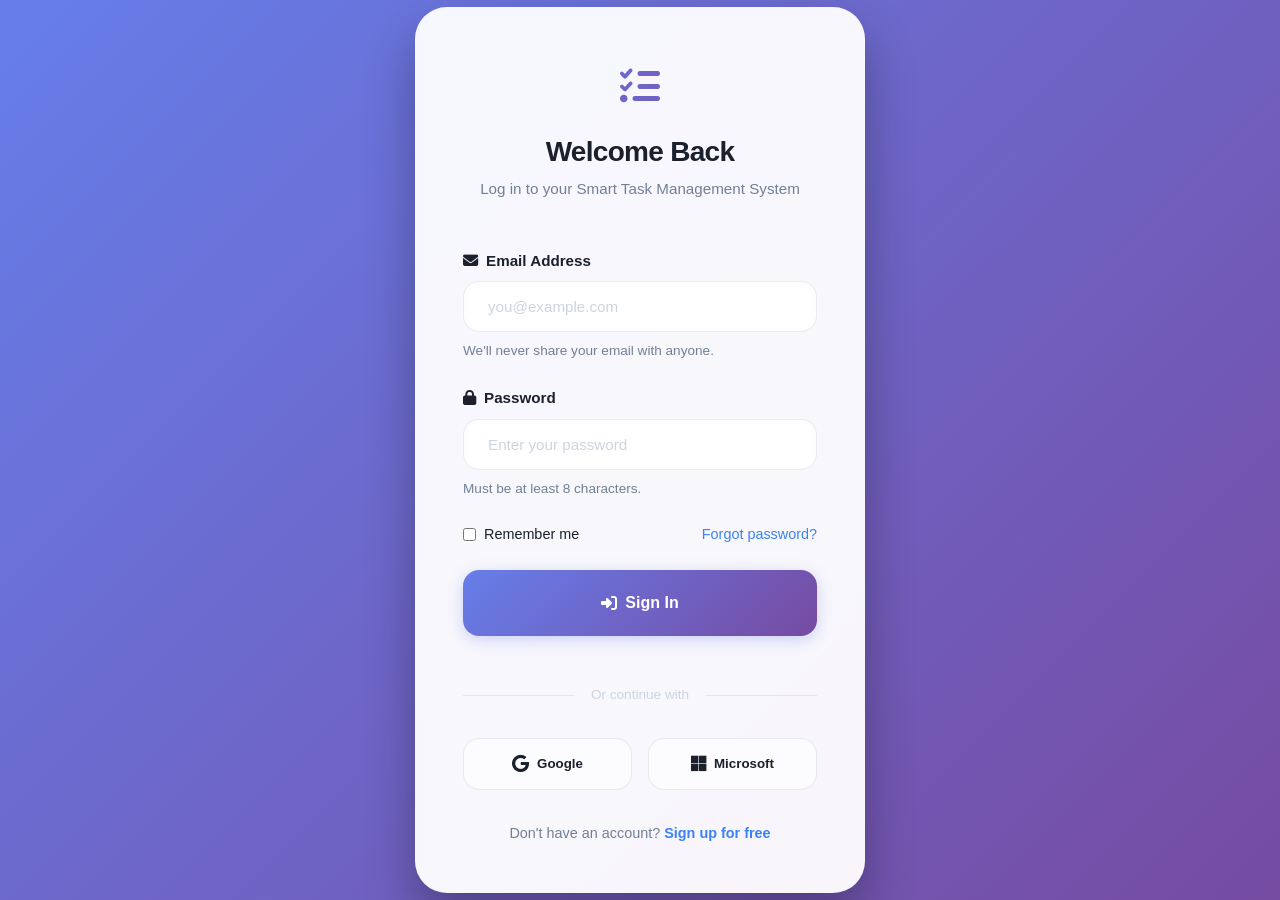
<file: index.html>
<!DOCTYPE html>
<html lang="en">
<head>
  <meta charset="UTF-8">
  <meta name="viewport" content="width=device-width, initial-scale=1.0">
  <title>Login - Smart Task Management System</title>
  <link rel="stylesheet" href="assets/css/style.css">
  <link rel="stylesheet" href="https://cdnjs.cloudflare.com/ajax/libs/font-awesome/6.4.0/css/all.min.css">
  <style>
    .auth-container body {
      background: linear-gradient(135deg, #667eea 0%, #764ba2 100%);
    }
  </style>
</head>
<body>
  <div class="auth-container">
    <!-- Decorative elements -->
    <div class="auth-card">
      <div class="auth-header">
        <div class="auth-logo">
          <i class="fas fa-tasks"></i>
        </div>
        <h1 class="auth-title">Welcome Back</h1>
        <p class="auth-subtitle">Log in to your Smart Task Management System</p>
      </div>

      <form class="form-group" data-storage-key="user-login">
        <!-- Email Input -->
        <div class="form-group">
          <label for="email" class="form-label">
            <i class="fas fa-envelope" style="margin-right: 0.5rem;"></i>Email Address
          </label>
          <input
            type="email"
            id="email"
            name="email"
            class="form-input"
            placeholder="you@example.com"
            required
          >
          <div class="form-helper">We'll never share your email with anyone.</div>
        </div>

        <!-- Password Input -->
        <div class="form-group">
          <label for="password" class="form-label">
            <i class="fas fa-lock" style="margin-right: 0.5rem;"></i>Password
          </label>
          <input
            type="password"
            id="password"
            name="password"
            class="form-input"
            placeholder="Enter your password"
            required
          >
          <div class="form-helper">Must be at least 8 characters.</div>
        </div>

        <!-- Remember & Forgot -->
        <div style="display: flex; justify-content: space-between; align-items: center; margin-bottom: 1.5rem;">
          <label style="display: flex; align-items: center; gap: 0.5rem; cursor: pointer;">
            <input type="checkbox" name="remember" style="cursor: pointer;">
            <span style="font-size: 0.9rem;">Remember me</span>
          </label>
          <a href="#" style="font-size: 0.9rem;">Forgot password?</a>
        </div>

        <!-- Submit Button -->
        <button type="submit" class="btn btn-primary btn-lg" style="width: 100%; margin-bottom: 1rem;">
          <i class="fas fa-sign-in-alt"></i>Sign In
        </button>
      </form>

      <!-- Divider -->
      <div class="auth-divider">Or continue with</div>

      <!-- Social Buttons -->
      <div class="social-buttons">
        <button type="button" class="social-btn">
          <i class="fab fa-google"></i>Google
        </button>
        <button type="button" class="social-btn">
          <i class="fab fa-microsoft"></i>Microsoft
        </button>
      </div>

      <!-- Footer Link -->
      <div class="form-footer auth-link">
        Don't have an account? <a href="register.html">Sign up for free</a>
      </div>
    </div>
  </div>

  <!-- JavaScript -->
  <script src="assets/js/script.js"></script>
</body>
</html>
</file>
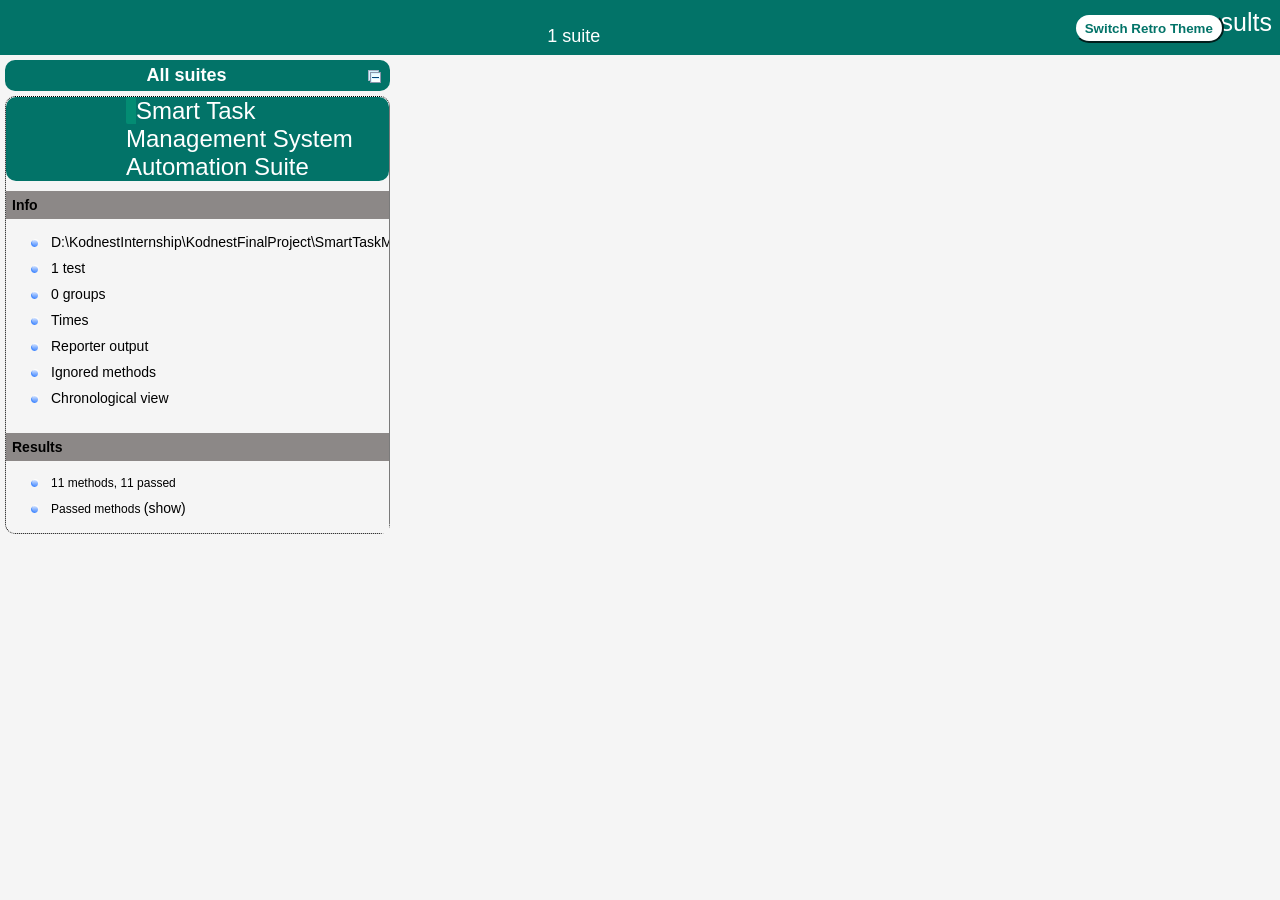
<file: target/surefire-reports/index.html>
<!DOCTYPE html>

<html>
  <head>
  <meta charset='utf-8'>
  <title>TestNG reports</title>

    <link type="text/css" href="testng-reports1.css" rel="stylesheet" id="ultra" />
    <link type="text/css" href="testng-reports.css" rel="stylesheet" id="retro" disabled="false"/>
    <script type="text/javascript" src="jquery-3.6.0.min.js"></script>
    <script type="text/javascript" src="testng-reports.js"></script>
    <script type="text/javascript" src="https://www.google.com/jsapi"></script>
    <script type='text/javascript'>
      google.load('visualization', '1', {packages:['table']});
      google.setOnLoadCallback(drawTable);
      var suiteTableInitFunctions = new Array();
      var suiteTableData = new Array();
    </script>
    <!--
      <script type="text/javascript" src="jquery-ui/js/jquery-ui-1.8.16.custom.min.js"></script>
     -->
  </head>

  <body>    <div class="top-banner-root">
      <span class="top-banner-title-font">Test results</span>
      <button id="button" class="button">Switch Retro Theme</button> <!-- button -->
      <br/>
      <span class="top-banner-font-1">1 suite</span>
    </div> <!-- top-banner-root -->
    <div class="navigator-root">
      <div class="navigator-suite-header">
        <span>All suites</span>
        <a href="#" title="Collapse/expand all the suites" class="collapse-all-link">
          <img src="collapseall.gif" class="collapse-all-icon">
          </img> <!-- collapse-all-icon -->
        </a> <!-- collapse-all-link -->
      </div> <!-- navigator-suite-header -->
      <div class="suite">
        <div class="rounded-window">
          <div class="suite-header light-rounded-window-top">
            <a href="#" panel-name="suite-Smart_Task_Management_System_Automation_Suite" class="navigator-link">
              <span class="suite-name border-passed">Smart Task Management System Automation Suite</span>
            </a> <!-- navigator-link -->
          </div> <!-- suite-header light-rounded-window-top -->
          <div class="navigator-suite-content">
            <div class="suite-section-title">
              <span>Info</span>
            </div> <!-- suite-section-title -->
            <div class="suite-section-content">
              <ul>
                <li>
                  <a href="#" panel-name="test-xml-Smart_Task_Management_System_Automation_Suite" class="navigator-link ">
                    <span>D:\KodnestInternship\KodnestFinalProject\SmartTaskManagementSystem\testng.xml</span>
                  </a> <!-- navigator-link  -->
                </li>
                <li>
                  <a href="#" panel-name="testlist-Smart_Task_Management_System_Automation_Suite" class="navigator-link ">
                    <span class="test-stats">1 test</span>
                  </a> <!-- navigator-link  -->
                </li>
                <li>
                  <a href="#" panel-name="group-Smart_Task_Management_System_Automation_Suite" class="navigator-link ">
                    <span>0 groups</span>
                  </a> <!-- navigator-link  -->
                </li>
                <li>
                  <a href="#" panel-name="times-Smart_Task_Management_System_Automation_Suite" class="navigator-link ">
                    <span>Times</span>
                  </a> <!-- navigator-link  -->
                </li>
                <li>
                  <a href="#" panel-name="reporter-Smart_Task_Management_System_Automation_Suite" class="navigator-link ">
                    <span>Reporter output</span>
                  </a> <!-- navigator-link  -->
                </li>
                <li>
                  <a href="#" panel-name="ignored-methods-Smart_Task_Management_System_Automation_Suite" class="navigator-link ">
                    <span>Ignored methods</span>
                  </a> <!-- navigator-link  -->
                </li>
                <li>
                  <a href="#" panel-name="chronological-Smart_Task_Management_System_Automation_Suite" class="navigator-link ">
                    <span>Chronological view</span>
                  </a> <!-- navigator-link  -->
                </li>
              </ul>
            </div> <!-- suite-section-content -->
            <div class="result-section">
              <div class="suite-section-title">
                <span>Results</span>
              </div> <!-- suite-section-title -->
              <div class="suite-section-content">
                <ul>
                  <li>
                    <span class="method-stats">11 methods,   11 passed</span>
                  </li>
                  <li>
                    <span class="method-list-title passed">Passed methods</span>
                    <span class="show-or-hide-methods passed">
                      <a href="#" panel-name="suite-Smart_Task_Management_System_Automation_Suite" class="hide-methods passed suite-Smart_Task_Management_System_Automation_Suite"> (hide)</a> <!-- hide-methods passed suite-Smart_Task_Management_System_Automation_Suite -->
                      <a href="#" panel-name="suite-Smart_Task_Management_System_Automation_Suite" class="show-methods passed suite-Smart_Task_Management_System_Automation_Suite"> (show)</a> <!-- show-methods passed suite-Smart_Task_Management_System_Automation_Suite -->
                    </span>
                    <div class="method-list-content passed suite-Smart_Task_Management_System_Automation_Suite">
                      <span>
                        <img src="passed.png" width="3%"/>
                        <a href="#" panel-name="suite-Smart_Task_Management_System_Automation_Suite" title="tests.TaskFlowTests" class="method navigator-link" hash-for-method="addTaskTest">addTaskTest</a> <!-- method navigator-link -->
                      </span>
                      <br/>
                      <span>
                        <img src="passed.png" width="3%"/>
                        <a href="#" panel-name="suite-Smart_Task_Management_System_Automation_Suite" title="tests.TaskFlowTests" class="method navigator-link" hash-for-method="deleteTaskTest">deleteTaskTest</a> <!-- method navigator-link -->
                      </span>
                      <br/>
                      <span>
                        <img src="passed.png" width="3%"/>
                        <a href="#" panel-name="suite-Smart_Task_Management_System_Automation_Suite" title="tests.TaskFlowTests" class="method navigator-link" hash-for-method="duplicateEmailRegistrationTest">duplicateEmailRegistrationTest</a> <!-- method navigator-link -->
                      </span>
                      <br/>
                      <span>
                        <img src="passed.png" width="3%"/>
                        <a href="#" panel-name="suite-Smart_Task_Management_System_Automation_Suite" title="tests.TaskFlowTests" class="method navigator-link" hash-for-method="editTaskTest">editTaskTest</a> <!-- method navigator-link -->
                      </span>
                      <br/>
                      <span>
                        <img src="passed.png" width="3%"/>
                        <a href="#" panel-name="suite-Smart_Task_Management_System_Automation_Suite" title="tests.TaskFlowTests" class="method navigator-link" hash-for-method="invalidLoginTest">invalidLoginTest</a> <!-- method navigator-link -->
                      </span>
                      <br/>
                      <span>
                        <img src="passed.png" width="3%"/>
                        <a href="#" panel-name="suite-Smart_Task_Management_System_Automation_Suite" title="tests.TaskFlowTests" class="method navigator-link" hash-for-method="logoutTest">logoutTest</a> <!-- method navigator-link -->
                      </span>
                      <br/>
                      <span>
                        <img src="passed.png" width="3%"/>
                        <a href="#" panel-name="suite-Smart_Task_Management_System_Automation_Suite" title="tests.TaskFlowTests" class="method navigator-link" hash-for-method="markTaskCompletedTest">markTaskCompletedTest</a> <!-- method navigator-link -->
                      </span>
                      <br/>
                      <span>
                        <img src="passed.png" width="3%"/>
                        <a href="#" panel-name="suite-Smart_Task_Management_System_Automation_Suite" title="tests.TaskFlowTests" class="method navigator-link" hash-for-method="searchTaskTest">searchTaskTest</a> <!-- method navigator-link -->
                      </span>
                      <br/>
                      <span>
                        <img src="passed.png" width="3%"/>
                        <a href="#" panel-name="suite-Smart_Task_Management_System_Automation_Suite" title="tests.TaskFlowTests" class="method navigator-link" hash-for-method="successfulRegistrationTest">successfulRegistrationTest</a> <!-- method navigator-link -->
                      </span>
                      <br/>
                      <span>
                        <img src="passed.png" width="3%"/>
                        <a href="#" panel-name="suite-Smart_Task_Management_System_Automation_Suite" title="tests.TaskFlowTests" class="method navigator-link" hash-for-method="userSpecificTasksTest">userSpecificTasksTest</a> <!-- method navigator-link -->
                      </span>
                      <br/>
                      <span>
                        <img src="passed.png" width="3%"/>
                        <a href="#" panel-name="suite-Smart_Task_Management_System_Automation_Suite" title="tests.TaskFlowTests" class="method navigator-link" hash-for-method="validLoginTest">validLoginTest</a> <!-- method navigator-link -->
                      </span>
                      <br/>
                    </div> <!-- method-list-content passed suite-Smart_Task_Management_System_Automation_Suite -->
                  </li>
                </ul>
              </div> <!-- suite-section-content -->
            </div> <!-- result-section -->
          </div> <!-- navigator-suite-content -->
        </div> <!-- rounded-window -->
      </div> <!-- suite -->
    </div> <!-- navigator-root -->
    <div class="wrapper">
      <div class="main-panel-root">
        <div panel-name="suite-Smart_Task_Management_System_Automation_Suite" class="panel Smart_Task_Management_System_Automation_Suite">
          <div class="suite-Smart_Task_Management_System_Automation_Suite-class-passed">
            <div class="main-panel-header rounded-window-top">
              <img src="passed.png"/>
              <span class="class-name">tests.TaskFlowTests</span>
            </div> <!-- main-panel-header rounded-window-top -->
            <div class="main-panel-content rounded-window-bottom">
              <div class="method">
                <div class="method-content">
                  <a name="addTaskTest">
                  </a> <!-- addTaskTest -->
                  <span class="method-name">addTaskTest</span>
                </div> <!-- method-content -->
              </div> <!-- method -->
              <div class="method">
                <div class="method-content">
                  <a name="deleteTaskTest">
                  </a> <!-- deleteTaskTest -->
                  <span class="method-name">deleteTaskTest</span>
                </div> <!-- method-content -->
              </div> <!-- method -->
              <div class="method">
                <div class="method-content">
                  <a name="duplicateEmailRegistrationTest">
                  </a> <!-- duplicateEmailRegistrationTest -->
                  <span class="method-name">duplicateEmailRegistrationTest</span>
                </div> <!-- method-content -->
              </div> <!-- method -->
              <div class="method">
                <div class="method-content">
                  <a name="editTaskTest">
                  </a> <!-- editTaskTest -->
                  <span class="method-name">editTaskTest</span>
                </div> <!-- method-content -->
              </div> <!-- method -->
              <div class="method">
                <div class="method-content">
                  <a name="invalidLoginTest">
                  </a> <!-- invalidLoginTest -->
                  <span class="method-name">invalidLoginTest</span>
                </div> <!-- method-content -->
              </div> <!-- method -->
              <div class="method">
                <div class="method-content">
                  <a name="logoutTest">
                  </a> <!-- logoutTest -->
                  <span class="method-name">logoutTest</span>
                </div> <!-- method-content -->
              </div> <!-- method -->
              <div class="method">
                <div class="method-content">
                  <a name="markTaskCompletedTest">
                  </a> <!-- markTaskCompletedTest -->
                  <span class="method-name">markTaskCompletedTest</span>
                </div> <!-- method-content -->
              </div> <!-- method -->
              <div class="method">
                <div class="method-content">
                  <a name="searchTaskTest">
                  </a> <!-- searchTaskTest -->
                  <span class="method-name">searchTaskTest</span>
                </div> <!-- method-content -->
              </div> <!-- method -->
              <div class="method">
                <div class="method-content">
                  <a name="successfulRegistrationTest">
                  </a> <!-- successfulRegistrationTest -->
                  <span class="method-name">successfulRegistrationTest</span>
                </div> <!-- method-content -->
              </div> <!-- method -->
              <div class="method">
                <div class="method-content">
                  <a name="userSpecificTasksTest">
                  </a> <!-- userSpecificTasksTest -->
                  <span class="method-name">userSpecificTasksTest</span>
                </div> <!-- method-content -->
              </div> <!-- method -->
              <div class="method">
                <div class="method-content">
                  <a name="validLoginTest">
                  </a> <!-- validLoginTest -->
                  <span class="method-name">validLoginTest</span>
                </div> <!-- method-content -->
              </div> <!-- method -->
            </div> <!-- main-panel-content rounded-window-bottom -->
          </div> <!-- suite-Smart_Task_Management_System_Automation_Suite-class-passed -->
        </div> <!-- panel Smart_Task_Management_System_Automation_Suite -->
        <div panel-name="test-xml-Smart_Task_Management_System_Automation_Suite" class="panel">
          <div class="main-panel-header rounded-window-top">
            <span class="header-content">D:\KodnestInternship\KodnestFinalProject\SmartTaskManagementSystem\testng.xml</span>
          </div> <!-- main-panel-header rounded-window-top -->
          <div class="main-panel-content rounded-window-bottom">
            <pre>
&lt;?xml version=&quot;1.0&quot; encoding=&quot;UTF-8&quot;?&gt;
&lt;!DOCTYPE suite SYSTEM &quot;https://testng.org/testng-1.0.dtd&quot;&gt;
&lt;suite name=&quot;Smart Task Management System Automation Suite&quot; guice-stage=&quot;DEVELOPMENT&quot; verbose=&quot;0&quot;&gt;
  &lt;listeners&gt;
    &lt;listener class-name=&quot;utilities.ScreenshotListener&quot;/&gt;
  &lt;/listeners&gt;
  &lt;test thread-count=&quot;5&quot; name=&quot;TaskFlow UI Tests&quot; verbose=&quot;0&quot;&gt;
    &lt;classes&gt;
      &lt;class name=&quot;tests.TaskFlowTests&quot;/&gt;
    &lt;/classes&gt;
  &lt;/test&gt; &lt;!-- TaskFlow UI Tests --&gt;
&lt;/suite&gt; &lt;!-- Smart Task Management System Automation Suite --&gt;
            </pre>
          </div> <!-- main-panel-content rounded-window-bottom -->
        </div> <!-- panel -->
        <div panel-name="testlist-Smart_Task_Management_System_Automation_Suite" class="panel">
          <div class="main-panel-header rounded-window-top">
            <span class="header-content">Tests for Smart Task Management System Automation Suite</span>
          </div> <!-- main-panel-header rounded-window-top -->
          <div class="main-panel-content rounded-window-bottom">
            <ul>
              <li>
                <span class="test-name">TaskFlow UI Tests (1 class)</span>
              </li>
            </ul>
          </div> <!-- main-panel-content rounded-window-bottom -->
        </div> <!-- panel -->
        <div panel-name="group-Smart_Task_Management_System_Automation_Suite" class="panel">
          <div class="main-panel-header rounded-window-top">
            <span class="header-content">Groups for Smart Task Management System Automation Suite</span>
          </div> <!-- main-panel-header rounded-window-top -->
          <div class="main-panel-content rounded-window-bottom">
          </div> <!-- main-panel-content rounded-window-bottom -->
        </div> <!-- panel -->
        <div panel-name="times-Smart_Task_Management_System_Automation_Suite" class="panel">
          <div class="main-panel-header rounded-window-top">
            <span class="header-content">Times for Smart Task Management System Automation Suite</span>
          </div> <!-- main-panel-header rounded-window-top -->
          <div class="main-panel-content rounded-window-bottom">
            <div class="times-div">
              <script type="text/javascript">
suiteTableInitFunctions.push('tableData_Smart_Task_Management_System_Automation_Suite');
function tableData_Smart_Task_Management_System_Automation_Suite() {
var data = new google.visualization.DataTable();
data.addColumn('number', 'Number');
data.addColumn('string', 'Method');
data.addColumn('string', 'Class');
data.addColumn('number', 'Time (ms)');
data.addRows(11);
data.setCell(0, 0, 0)
data.setCell(0, 1, 'userSpecificTasksTest')
data.setCell(0, 2, 'tests.TaskFlowTests')
data.setCell(0, 3, 22709);
data.setCell(1, 0, 1)
data.setCell(1, 1, 'editTaskTest')
data.setCell(1, 2, 'tests.TaskFlowTests')
data.setCell(1, 3, 17660);
data.setCell(2, 0, 2)
data.setCell(2, 1, 'deleteTaskTest')
data.setCell(2, 2, 'tests.TaskFlowTests')
data.setCell(2, 3, 17260);
data.setCell(3, 0, 3)
data.setCell(3, 1, 'searchTaskTest')
data.setCell(3, 2, 'tests.TaskFlowTests')
data.setCell(3, 3, 4695);
data.setCell(4, 0, 4)
data.setCell(4, 1, 'successfulRegistrationTest')
data.setCell(4, 2, 'tests.TaskFlowTests')
data.setCell(4, 3, 4589);
data.setCell(5, 0, 5)
data.setCell(5, 1, 'addTaskTest')
data.setCell(5, 2, 'tests.TaskFlowTests')
data.setCell(5, 3, 4458);
data.setCell(6, 0, 6)
data.setCell(6, 1, 'duplicateEmailRegistrationTest')
data.setCell(6, 2, 'tests.TaskFlowTests')
data.setCell(6, 3, 4050);
data.setCell(7, 0, 7)
data.setCell(7, 1, 'markTaskCompletedTest')
data.setCell(7, 2, 'tests.TaskFlowTests')
data.setCell(7, 3, 3974);
data.setCell(8, 0, 8)
data.setCell(8, 1, 'logoutTest')
data.setCell(8, 2, 'tests.TaskFlowTests')
data.setCell(8, 3, 3036);
data.setCell(9, 0, 9)
data.setCell(9, 1, 'validLoginTest')
data.setCell(9, 2, 'tests.TaskFlowTests')
data.setCell(9, 3, 2536);
data.setCell(10, 0, 10)
data.setCell(10, 1, 'invalidLoginTest')
data.setCell(10, 2, 'tests.TaskFlowTests')
data.setCell(10, 3, 1524);
window.suiteTableData['Smart_Task_Management_System_Automation_Suite']= { tableData: data, tableDiv: 'times-div-Smart_Task_Management_System_Automation_Suite'}
return data;
}
              </script>
              <span class="suite-total-time">Total running time: 1 minutes</span>
              <div id="times-div-Smart_Task_Management_System_Automation_Suite">
              </div> <!-- times-div-Smart_Task_Management_System_Automation_Suite -->
            </div> <!-- times-div -->
          </div> <!-- main-panel-content rounded-window-bottom -->
        </div> <!-- panel -->
        <div panel-name="reporter-Smart_Task_Management_System_Automation_Suite" class="panel">
          <div class="main-panel-header rounded-window-top">
            <span class="header-content">Reporter output for Smart Task Management System Automation Suite</span>
          </div> <!-- main-panel-header rounded-window-top -->
          <div class="main-panel-content rounded-window-bottom">
          </div> <!-- main-panel-content rounded-window-bottom -->
        </div> <!-- panel -->
        <div panel-name="ignored-methods-Smart_Task_Management_System_Automation_Suite" class="panel">
          <div class="main-panel-header rounded-window-top">
            <span class="header-content">0 ignored methods</span>
          </div> <!-- main-panel-header rounded-window-top -->
          <div class="main-panel-content rounded-window-bottom">
          </div> <!-- main-panel-content rounded-window-bottom -->
        </div> <!-- panel -->
        <div panel-name="chronological-Smart_Task_Management_System_Automation_Suite" class="panel">
          <div class="main-panel-header rounded-window-top">
            <span class="header-content">Methods in chronological order</span>
          </div> <!-- main-panel-header rounded-window-top -->
          <div class="main-panel-content rounded-window-bottom">
            <div class="chronological-class">
              <div class="chronological-class-name">tests.TaskFlowTests</div> <!-- chronological-class-name -->
              <div class="configuration-method before">
                <span class="method-name">setUp</span>
                <span class="method-start">0 ms</span>
              </div> <!-- configuration-method before -->
              <div class="test-method">
                <span class="method-name">validLoginTest</span>
                <span class="method-start">3873 ms</span>
              </div> <!-- test-method -->
              <div class="configuration-method after">
                <span class="method-name">tearDown</span>
                <span class="method-start">6412 ms</span>
              </div> <!-- configuration-method after -->
              <div class="configuration-method before">
                <span class="method-name">setUp</span>
                <span class="method-start">6779 ms</span>
              </div> <!-- configuration-method before -->
              <div class="test-method">
                <span class="method-name">invalidLoginTest</span>
                <span class="method-start">8500 ms</span>
              </div> <!-- test-method -->
              <div class="configuration-method after">
                <span class="method-name">tearDown</span>
                <span class="method-start">10025 ms</span>
              </div> <!-- configuration-method after -->
              <div class="configuration-method before">
                <span class="method-name">setUp</span>
                <span class="method-start">10385 ms</span>
              </div> <!-- configuration-method before -->
              <div class="test-method">
                <span class="method-name">successfulRegistrationTest</span>
                <span class="method-start">12319 ms</span>
              </div> <!-- test-method -->
              <div class="configuration-method after">
                <span class="method-name">tearDown</span>
                <span class="method-start">16909 ms</span>
              </div> <!-- configuration-method after -->
              <div class="configuration-method before">
                <span class="method-name">setUp</span>
                <span class="method-start">17247 ms</span>
              </div> <!-- configuration-method before -->
              <div class="test-method">
                <span class="method-name">duplicateEmailRegistrationTest</span>
                <span class="method-start">19122 ms</span>
              </div> <!-- test-method -->
              <div class="configuration-method after">
                <span class="method-name">tearDown</span>
                <span class="method-start">23173 ms</span>
              </div> <!-- configuration-method after -->
              <div class="configuration-method before">
                <span class="method-name">setUp</span>
                <span class="method-start">23555 ms</span>
              </div> <!-- configuration-method before -->
              <div class="test-method">
                <span class="method-name">userSpecificTasksTest</span>
                <span class="method-start">25407 ms</span>
              </div> <!-- test-method -->
              <div class="configuration-method after">
                <span class="method-name">tearDown</span>
                <span class="method-start">48118 ms</span>
              </div> <!-- configuration-method after -->
              <div class="configuration-method before">
                <span class="method-name">setUp</span>
                <span class="method-start">48556 ms</span>
              </div> <!-- configuration-method before -->
              <div class="test-method">
                <span class="method-name">addTaskTest</span>
                <span class="method-start">50468 ms</span>
              </div> <!-- test-method -->
              <div class="configuration-method after">
                <span class="method-name">tearDown</span>
                <span class="method-start">54927 ms</span>
              </div> <!-- configuration-method after -->
              <div class="configuration-method before">
                <span class="method-name">setUp</span>
                <span class="method-start">55396 ms</span>
              </div> <!-- configuration-method before -->
              <div class="test-method">
                <span class="method-name">editTaskTest</span>
                <span class="method-start">57410 ms</span>
              </div> <!-- test-method -->
              <div class="configuration-method after">
                <span class="method-name">tearDown</span>
                <span class="method-start">75071 ms</span>
              </div> <!-- configuration-method after -->
              <div class="configuration-method before">
                <span class="method-name">setUp</span>
                <span class="method-start">75391 ms</span>
              </div> <!-- configuration-method before -->
              <div class="test-method">
                <span class="method-name">deleteTaskTest</span>
                <span class="method-start">77276 ms</span>
              </div> <!-- test-method -->
              <div class="configuration-method after">
                <span class="method-name">tearDown</span>
                <span class="method-start">94537 ms</span>
              </div> <!-- configuration-method after -->
              <div class="configuration-method before">
                <span class="method-name">setUp</span>
                <span class="method-start">94911 ms</span>
              </div> <!-- configuration-method before -->
              <div class="test-method">
                <span class="method-name">searchTaskTest</span>
                <span class="method-start">96734 ms</span>
              </div> <!-- test-method -->
              <div class="configuration-method after">
                <span class="method-name">tearDown</span>
                <span class="method-start">101430 ms</span>
              </div> <!-- configuration-method after -->
              <div class="configuration-method before">
                <span class="method-name">setUp</span>
                <span class="method-start">102007 ms</span>
              </div> <!-- configuration-method before -->
              <div class="test-method">
                <span class="method-name">markTaskCompletedTest</span>
                <span class="method-start">103727 ms</span>
              </div> <!-- test-method -->
              <div class="configuration-method after">
                <span class="method-name">tearDown</span>
                <span class="method-start">107702 ms</span>
              </div> <!-- configuration-method after -->
              <div class="configuration-method before">
                <span class="method-name">setUp</span>
                <span class="method-start">108155 ms</span>
              </div> <!-- configuration-method before -->
              <div class="test-method">
                <span class="method-name">logoutTest</span>
                <span class="method-start">109892 ms</span>
              </div> <!-- test-method -->
              <div class="configuration-method after">
                <span class="method-name">tearDown</span>
                <span class="method-start">112928 ms</span>
              </div> <!-- configuration-method after -->
          </div> <!-- main-panel-content rounded-window-bottom -->
        </div> <!-- panel -->
      </div> <!-- main-panel-root -->
    </div> <!-- wrapper -->
  </body>
<script type="text/javascript" src="testng-reports2.js"></script>
</html>
</file>
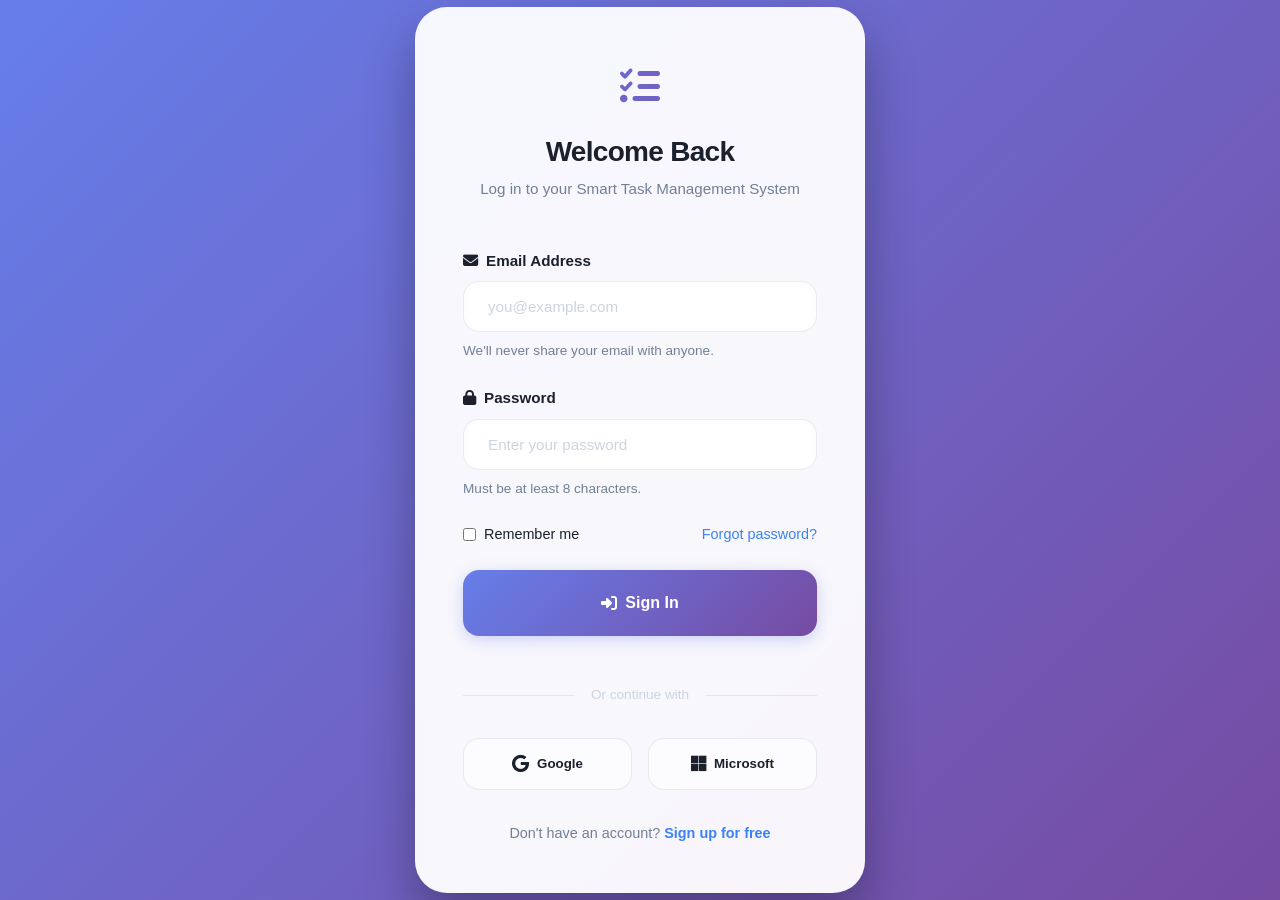
<file: calendar.html>
<!DOCTYPE html>
<html lang="en">
<head>
  <meta charset="UTF-8">
  <meta name="viewport" content="width=device-width, initial-scale=1.0">
  <title>Calendar - Smart Task Management System</title>
  <link rel="stylesheet" href="assets/css/style.css">
  <link rel="stylesheet" href="https://cdnjs.cloudflare.com/ajax/libs/font-awesome/6.4.0/css/all.min.css">
</head>
<body>
  <div class="main-wrapper">
    <!-- SIDEBAR -->
    <aside class="sidebar">
      <div class="sidebar-logo">
        <i class="fas fa-tasks"></i>
        <span>TaskFlow</span>
      </div>

      <div class="nav-section">
        <div class="nav-section-title">Menu</div>
        <div class="nav-item" data-page="dashboard">
          <i class="fas fa-grid-alt"></i>
          <span>Dashboard</span>
        </div>
        <div class="nav-item" data-page="tasks">
          <i class="fas fa-list-check"></i>
          <span>Tasks</span>
        </div>
        <div class="nav-item active" data-page="calendar">
          <i class="fas fa-calendar-alt"></i>
          <span>Calendar</span>
        </div>
        <div class="nav-item" data-page="analytics">
          <i class="fas fa-chart-line"></i>
          <span>Analytics</span>
        </div>
      </div>

      <div class="nav-section">
        <div class="nav-section-title">Team</div>
        <div class="nav-item" data-page="team">
          <i class="fas fa-users"></i>
          <span>Team Members</span>
        </div>
      </div>

      <div class="nav-section">
        <div class="nav-section-title">Settings</div>
        <div class="nav-item" data-page="settings">
          <i class="fas fa-cog"></i>
          <span>Settings</span>
        </div>
      </div>

      <div class="nav-separator"></div>

      <div class="sidebar-footer">
        <div class="nav-item" data-page="logout">
          <i class="fas fa-sign-out-alt"></i>
          <span>Logout</span>
        </div>
      </div>
    </aside>

    <!-- MAIN CONTENT -->
    <div class="content-wrapper">
      <!-- NAVBAR -->
      <nav class="navbar">
        <div class="navbar-content">
          <div class="search-bar">
            <i class="fas fa-search"></i>
            <input type="text" class="search-input" placeholder="Search tasks...">
          </div>

          <div class="navbar-right">
            <button class="navbar-icon" title="Notifications">
              <i class="fas fa-bell"></i>
              <span class="notification-badge">3</span>
            </button>

            <button class="navbar-icon theme-toggle" title="Toggle dark mode">
              <i class="fas fa-moon"></i>
            </button>

            <div class="profile-section">
              <div class="profile-avatar">JD</div>
              <div class="profile-info">
                <div class="profile-name">John Doe</div>
                <div class="profile-role">Project Manager</div>
              </div>
            </div>
          </div>
        </div>
      </nav>

      <!-- PAGE CONTENT -->
      <main class="main-content">
        <div class="page-header">
          <div class="page-title">
            <h1>Calendar</h1>
            <p>View and manage your tasks and deadlines.</p>
          </div>
          <button class="btn btn-primary">
            <i class="fas fa-plus"></i>New Event
          </button>
        </div>

        <div style="display: grid; grid-template-columns: 350px 1fr; gap: 2rem; margin-bottom: 2rem;">
          <!-- Calendar Widget -->
          <div class="card">
            <div class="card-header">
              <h3 class="card-title">November 2024</h3>
              <div class="calendar-nav">
                <button type="button"><i class="fas fa-chevron-left"></i></button>
                <button type="button"><i class="fas fa-chevron-right"></i></button>
              </div>
            </div>
            <div class="card-body">
              <div class="calendar">
                <div class="calendar-grid">
                  <!-- Days of week header -->
                  <div class="calendar-day-header">Sun</div>
                  <div class="calendar-day-header">Mon</div>
                  <div class="calendar-day-header">Tue</div>
                  <div class="calendar-day-header">Wed</div>
                  <div class="calendar-day-header">Thu</div>
                  <div class="calendar-day-header">Fri</div>
                  <div class="calendar-day-header">Sat</div>

                  <!-- Calendar days -->
                  <div class="calendar-day other-month">27</div>
                  <div class="calendar-day other-month">28</div>
                  <div class="calendar-day other-month">29</div>
                  <div class="calendar-day other-month">30</div>
                  <div class="calendar-day other-month">31</div>
                  <div class="calendar-day">1</div>
                  <div class="calendar-day">2</div>

                  <div class="calendar-day">3</div>
                  <div class="calendar-day">4</div>
                  <div class="calendar-day">5</div>
                  <div class="calendar-day">6</div>
                  <div class="calendar-day">7</div>
                  <div class="calendar-day">8</div>
                  <div class="calendar-day">9</div>

                  <div class="calendar-day">10</div>
                  <div class="calendar-day">11</div>
                  <div class="calendar-day">12</div>
                  <div class="calendar-day">13</div>
                  <div class="calendar-day">14</div>
                  <div class="calendar-day">15</div>
                  <div class="calendar-day">16</div>

                  <div class="calendar-day">17</div>
                  <div class="calendar-day">18</div>
                  <div class="calendar-day">19</div>
                  <div class="calendar-day">20</div>
                  <div class="calendar-day">21</div>
                  <div class="calendar-day">22</div>
                  <div class="calendar-day">23</div>

                  <div class="calendar-day">24</div>
                  <div class="calendar-day today">25</div>
                  <div class="calendar-day">26</div>
                  <div class="calendar-day selected">27</div>
                  <div class="calendar-day">28</div>
                  <div class="calendar-day">29</div>
                  <div class="calendar-day">30</div>

                  <div class="calendar-day other-month">1</div>
                  <div class="calendar-day other-month">2</div>
                </div>
              </div>
            </div>
          </div>

          <!-- Upcoming Events -->
          <div class="card">
            <div class="card-header">
              <h3 class="card-title">Upcoming Events</h3>
              <a href="#" style="font-size: 0.85rem; color: var(--info);">View All</a>
            </div>
            <div class="card-body">
              <div style="display: flex; flex-direction: column; gap: 1rem;">
                <div style="padding: 1rem; background: rgba(239, 68, 68, 0.1); border-radius: 0.75rem; border-left: 4px solid var(--danger);">
                  <div style="display: flex; justify-content: space-between; align-items: start; margin-bottom: 0.5rem;">
                    <div>
                      <div style="font-weight: 600; color: var(--danger);">Client Presentation</div>
                      <div style="font-size: 0.85rem; color: var(--text-gray);">Tomorrow at 2:00 PM</div>
                    </div>
                    <span class="badge badge-danger">High Priority</span>
                  </div>
                  <div style="font-size: 0.85rem; color: var(--text-gray);">Location: Conference Room A</div>
                </div>

                <div style="padding: 1rem; background: rgba(245, 158, 11, 0.1); border-radius: 0.75rem; border-left: 4px solid var(--warning);">
                  <div style="display: flex; justify-content: space-between; align-items: start; margin-bottom: 0.5rem;">
                    <div>
                      <div style="font-weight: 600; color: var(--warning);">Sprint Review</div>
                      <div style="font-size: 0.85rem; color: var(--text-gray);">Friday at 10:00 AM</div>
                    </div>
                    <span class="badge badge-warning">Medium Priority</span>
                  </div>
                  <div style="font-size: 0.85rem; color: var(--text-gray);">6 team members attending</div>
                </div>

                <div style="padding: 1rem; background: rgba(16, 185, 129, 0.1); border-radius: 0.75rem; border-left: 4px solid var(--success);">
                  <div style="display: flex; justify-content: space-between; align-items: start; margin-bottom: 0.5rem;">
                    <div>
                      <div style="font-weight: 600; color: var(--success);">Code Review</div>
                      <div style="font-size: 0.85rem; color: var(--text-gray);">Next Monday</div>
                    </div>
                    <span class="badge badge-success">Low Priority</span>
                  </div>
                  <div style="font-size: 0.85rem; color: var(--text-gray);">Backend API review session</div>
                </div>

                <div style="padding: 1rem; background: rgba(59, 130, 246, 0.1); border-radius: 0.75rem; border-left: 4px solid var(--info);">
                  <div style="display: flex; justify-content: space-between; align-items: start; margin-bottom: 0.5rem;">
                    <div>
                      <div style="font-weight: 600; color: var(--info);">Team Standup</div>
                      <div style="font-size: 0.85rem; color: var(--text-gray);">Daily at 9:30 AM</div>
                    </div>
                    <span class="badge badge-info">Recurring</span>
                  </div>
                  <div style="font-size: 0.85rem; color: var(--text-gray);">All team members</div>
                </div>
              </div>
            </div>
          </div>
        </div>

        <!-- Month View -->
        <div class="card">
          <div class="card-header">
            <h3 class="card-title">November 2024 - Full View</h3>
            <div style="display: flex; gap: 0.5rem;">
              <button class="btn btn-sm btn-ghost">Month</button>
              <button class="btn btn-sm btn-ghost">Week</button>
              <button class="btn btn-sm btn-ghost">Day</button>
              <button class="btn btn-sm btn-ghost">Agenda</button>
            </div>
          </div>
          <div class="card-body">
            <div style="overflow-x: auto;">
              <table style="width: 100%; border-collapse: collapse; font-size: 0.9rem;">
                <thead>
                  <tr style="border-bottom: 2px solid rgba(148, 163, 184, 0.2);">
                    <th style="text-align: left; padding: 1rem; font-weight: 600; width: 150px;">Date</th>
                    <th style="text-align: left; padding: 1rem; font-weight: 600;">Event</th>
                    <th style="text-align: left; padding: 1rem; font-weight: 600;">Time</th>
                    <th style="text-align: left; padding: 1rem; font-weight: 600;">Attendees</th>
                    <th style="text-align: center; padding: 1rem; font-weight: 600;">Status</th>
                  </tr>
                </thead>
                <tbody>
                  <tr style="border-bottom: 1px solid rgba(148, 163, 184, 0.1);">
                    <td style="padding: 1rem; font-weight: 600;">Nov 25</td>
                    <td style="padding: 1rem;">Client Presentation</td>
                    <td style="padding: 1rem;">2:00 PM</td>
                    <td style="padding: 1rem;">
                      <div style="display: flex; gap: -12px;">
                        <div class="avatar-sm" style="width: 28px; height: 28px; font-size: 0.7rem;">JD</div>
                        <div class="avatar-sm" style="width: 28px; height: 28px; font-size: 0.7rem; background: linear-gradient(135deg, #667eea 0%, #764ba2 100%);">SA</div>
                        <div class="avatar-sm extra" style="width: 28px; height: 28px; font-size: 0.7rem;">+2</div>
                      </div>
                    </td>
                    <td style="padding: 1rem; text-align: center;">
                      <span class="badge badge-danger">Urgent</span>
                    </td>
                  </tr>
                  <tr style="border-bottom: 1px solid rgba(148, 163, 184, 0.1);">
                    <td style="padding: 1rem; font-weight: 600;">Nov 27</td>
                    <td style="padding: 1rem;">Sprint Review</td>
                    <td style="padding: 1rem;">10:00 AM</td>
                    <td style="padding: 1rem;">
                      <div style="display: flex; gap: -12px;">
                        <div class="avatar-sm" style="width: 28px; height: 28px; font-size: 0.7rem; background: linear-gradient(135deg, #f093fb 0%, #f5576c 100%);">MC</div>
                        <div class="avatar-sm" style="width: 28px; height: 28px; font-size: 0.7rem; background: linear-gradient(135deg, #10b981 0%, #059669 100%);">EM</div>
                        <div class="avatar-sm extra" style="width: 28px; height: 28px; font-size: 0.7rem;">+4</div>
                      </div>
                    </td>
                    <td style="padding: 1rem; text-align: center;">
                      <span class="badge badge-warning">Scheduled</span>
                    </td>
                  </tr>
                  <tr>
                    <td style="padding: 1rem; font-weight: 600;">Dec 2</td>
                    <td style="padding: 1rem;">Code Review</td>
                    <td style="padding: 1rem;">3:00 PM</td>
                    <td style="padding: 1rem;">
                      <div style="display: flex; gap: -12px;">
                        <div class="avatar-sm" style="width: 28px; height: 28px; font-size: 0.7rem; background: linear-gradient(135deg, #4facfe 0%, #00f2fe 100%);">JD</div>
                        <div class="avatar-sm" style="width: 28px; height: 28px; font-size: 0.7rem; background: linear-gradient(135deg, #f59e0b 0%, #d97706 100%);">RJ</div>
                      </div>
                    </td>
                    <td style="padding: 1rem; text-align: center;">
                      <span class="badge badge-success">Confirmed</span>
                    </td>
                  </tr>
                </tbody>
              </table>
            </div>
          </div>
        </div>
      </main>
    </div>
  </div>

  <script src="assets/js/script.js"></script>
</body>
</html>
</file>
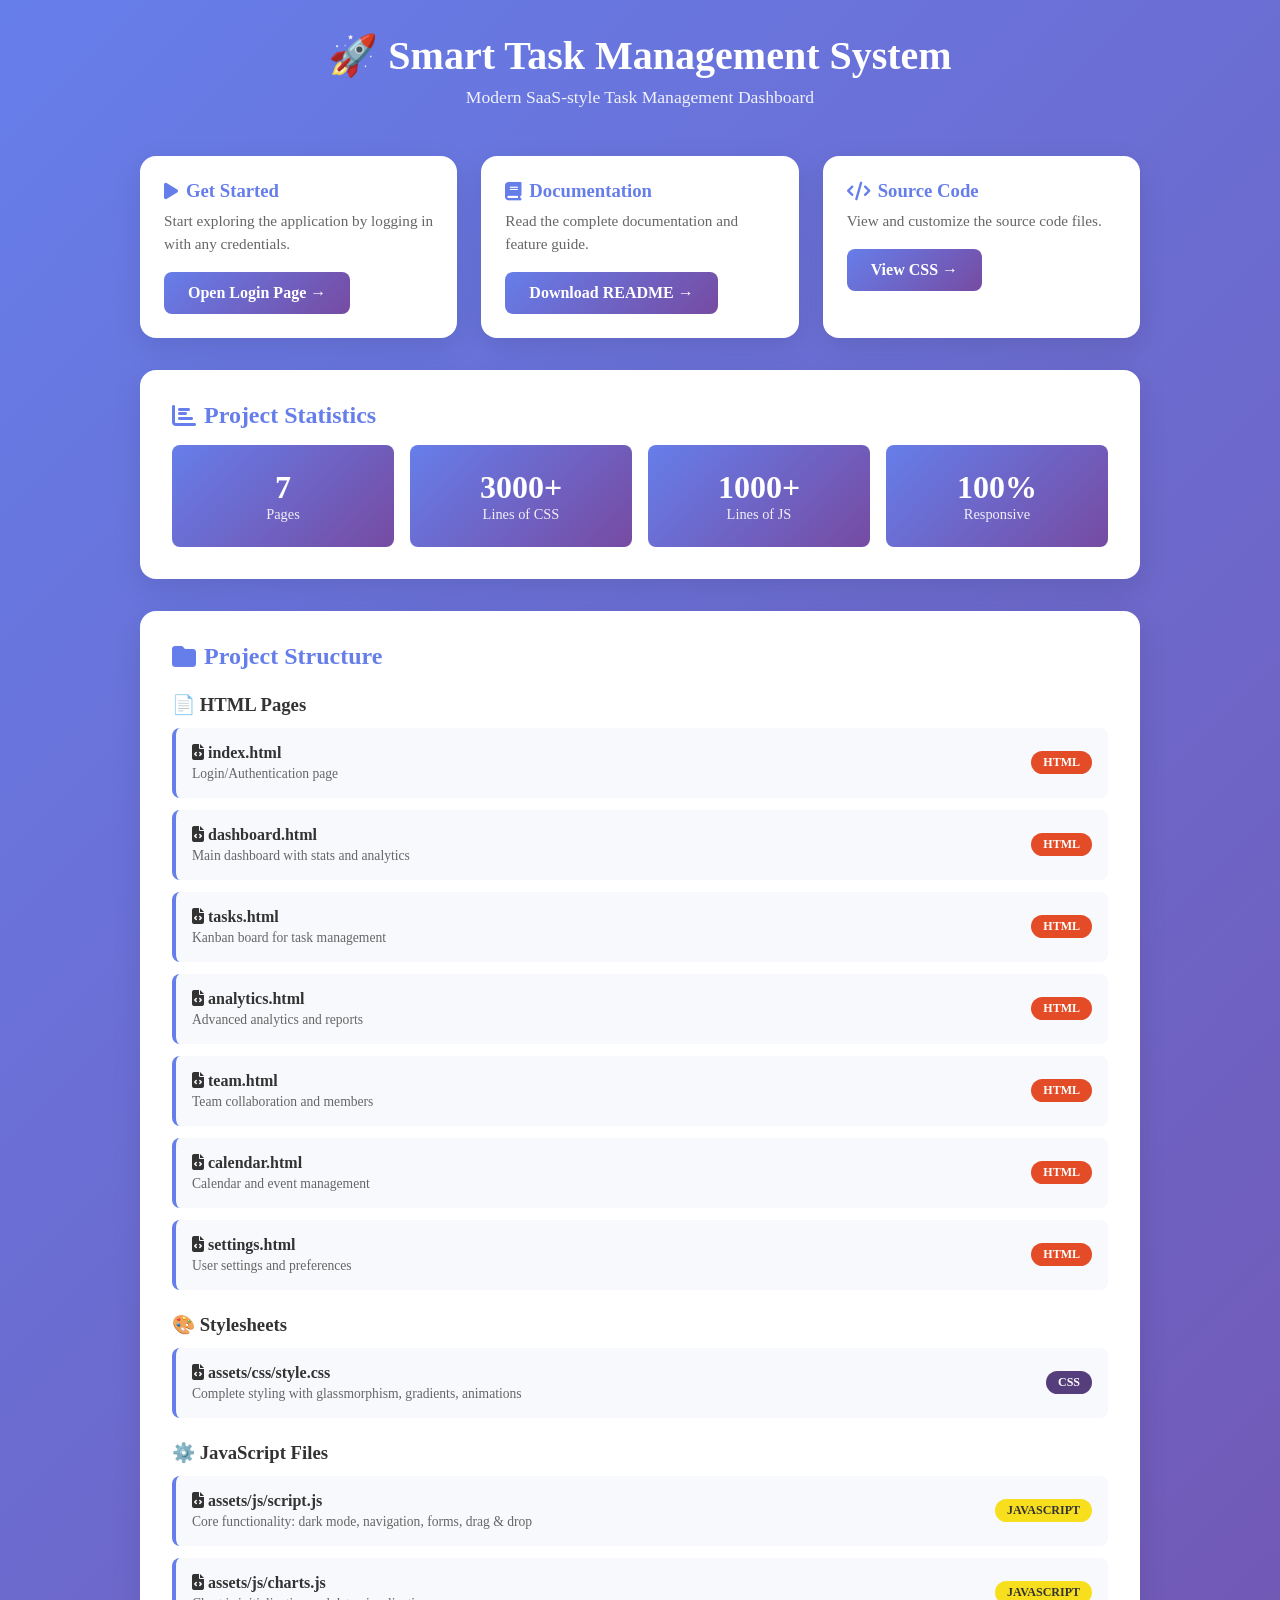
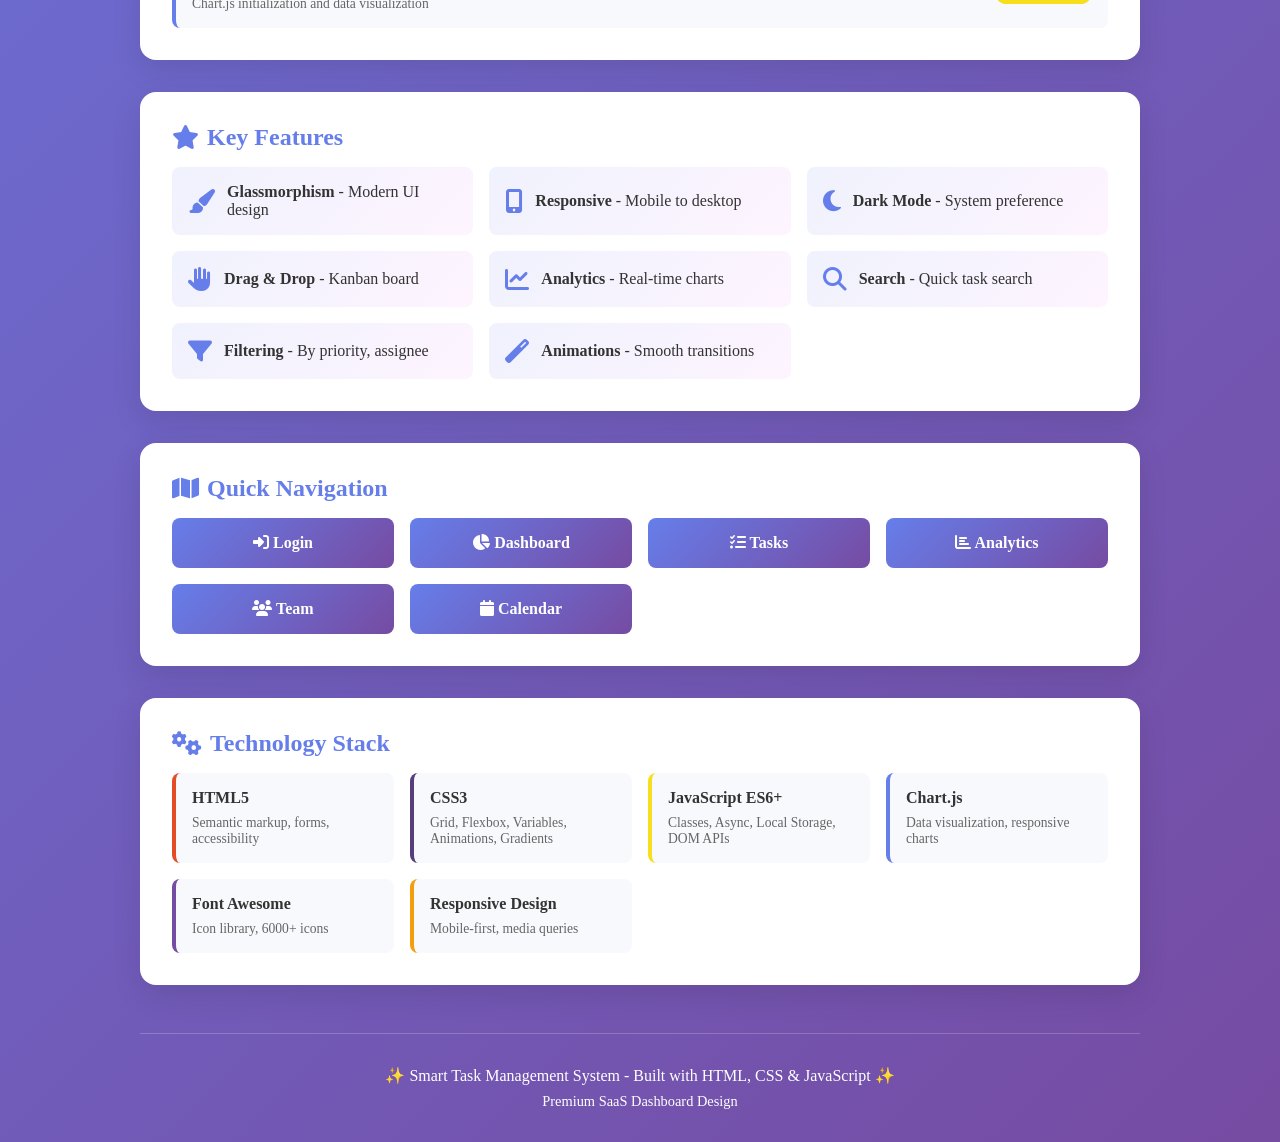
<file: index-guide.html>
<!DOCTYPE html>
<html lang="en">
<head>
  <meta charset="UTF-8">
  <meta name="viewport" content="width=device-width, initial-scale=1.0">
  <title>Project Index - Smart Task Management System</title>
  <link rel="stylesheet" href="https://cdnjs.cloudflare.com/ajax/libs/font-awesome/6.4.0/css/all.min.css">
  <style>
    * {
      margin: 0;
      padding: 0;
      box-sizing: border-box;
    }

    body {
      font-family: -apple-system, BlinkMacSystemFont, 'Segoe UI', Roboto;
      background: linear-gradient(135deg, #667eea 0%, #764ba2 100%);
      color: #333;
      min-height: 100vh;
      padding: 2rem;
    }

    .container {
      max-width: 1000px;
      margin: 0 auto;
    }

    .header {
      text-align: center;
      color: white;
      margin-bottom: 3rem;
    }

    .header h1 {
      font-size: 2.5rem;
      margin-bottom: 0.5rem;
    }

    .header p {
      font-size: 1.1rem;
      opacity: 0.9;
    }

    .grid {
      display: grid;
      grid-template-columns: repeat(auto-fit, minmax(300px, 1fr));
      gap: 1.5rem;
      margin-bottom: 2rem;
    }

    .card {
      background: white;
      border-radius: 1rem;
      padding: 1.5rem;
      box-shadow: 0 10px 30px rgba(0, 0, 0, 0.1);
      transition: all 0.3s ease;
    }

    .card:hover {
      transform: translateY(-5px);
      box-shadow: 0 15px 40px rgba(0, 0, 0, 0.15);
    }

    .card h3 {
      color: #667eea;
      margin-bottom: 0.5rem;
      display: flex;
      align-items: center;
      gap: 0.5rem;
    }

    .card p {
      color: #666;
      font-size: 0.95rem;
      margin-bottom: 1rem;
      line-height: 1.5;
    }

    .card a {
      display: inline-block;
      background: linear-gradient(135deg, #667eea 0%, #764ba2 100%);
      color: white;
      padding: 0.75rem 1.5rem;
      border-radius: 0.5rem;
      text-decoration: none;
      font-weight: 600;
      transition: all 0.3s ease;
    }

    .card a:hover {
      transform: scale(1.05);
      box-shadow: 0 5px 15px rgba(102, 126, 234, 0.4);
    }

    .section {
      background: white;
      border-radius: 1rem;
      padding: 2rem;
      margin-bottom: 2rem;
      box-shadow: 0 10px 30px rgba(0, 0, 0, 0.1);
    }

    .section h2 {
      color: #667eea;
      margin-bottom: 1rem;
      display: flex;
      align-items: center;
      gap: 0.5rem;
    }

    .file-list {
      display: grid;
      gap: 0.75rem;
    }

    .file-item {
      background: #f8f9fc;
      padding: 1rem;
      border-radius: 0.5rem;
      border-left: 4px solid #667eea;
      display: flex;
      justify-content: space-between;
      align-items: center;
    }

    .file-name {
      font-weight: 600;
      color: #333;
    }

    .file-desc {
      font-size: 0.85rem;
      color: #666;
      margin-top: 0.25rem;
    }

    .badge {
      display: inline-block;
      background: #667eea;
      color: white;
      padding: 0.25rem 0.75rem;
      border-radius: 1rem;
      font-size: 0.75rem;
      font-weight: 600;
      text-transform: uppercase;
    }

    .badge.html { background: #e34c26; }
    .badge.css { background: #563d7c; }
    .badge.js { background: #f7df1e; color: #333; }

    .features {
      display: grid;
      grid-template-columns: repeat(auto-fit, minmax(250px, 1fr));
      gap: 1rem;
      margin-top: 1rem;
    }

    .feature {
      padding: 1rem;
      background: linear-gradient(135deg, rgba(102, 126, 234, 0.1) 0%, rgba(240, 147, 251, 0.1) 100%);
      border-radius: 0.5rem;
      display: flex;
      align-items: center;
      gap: 0.75rem;
    }

    .feature i {
      color: #667eea;
      font-size: 1.5rem;
    }

    .stats {
      display: grid;
      grid-template-columns: repeat(auto-fit, minmax(200px, 1fr));
      gap: 1rem;
      margin-top: 1rem;
    }

    .stat {
      background: linear-gradient(135deg, #667eea 0%, #764ba2 100%);
      color: white;
      padding: 1.5rem;
      border-radius: 0.5rem;
      text-align: center;
    }

    .stat-number {
      font-size: 2rem;
      font-weight: 700;
    }

    .stat-label {
      font-size: 0.9rem;
      opacity: 0.9;
    }

    footer {
      text-align: center;
      color: white;
      margin-top: 3rem;
      padding-top: 2rem;
      border-top: 1px solid rgba(255, 255, 255, 0.2);
    }
  </style>
</head>
<body>
  <div class="container">
    <!-- Header -->
    <div class="header">
      <h1>🚀 Smart Task Management System</h1>
      <p>Modern SaaS-style Task Management Dashboard</p>
    </div>

    <!-- Quick Start Cards -->
    <div class="grid">
      <div class="card">
        <h3><i class="fas fa-play"></i> Get Started</h3>
        <p>Start exploring the application by logging in with any credentials.</p>
        <a href="index.html">Open Login Page →</a>
      </div>

      <div class="card">
        <h3><i class="fas fa-book"></i> Documentation</h3>
        <p>Read the complete documentation and feature guide.</p>
        <a href="README.md" download>Download README →</a>
      </div>

      <div class="card">
        <h3><i class="fas fa-code"></i> Source Code</h3>
        <p>View and customize the source code files.</p>
        <a href="assets/css/style.css" target="_blank">View CSS →</a>
      </div>
    </div>

    <!-- Statistics -->
    <div class="section">
      <h2><i class="fas fa-chart-bar"></i> Project Statistics</h2>
      <div class="stats">
        <div class="stat">
          <div class="stat-number">7</div>
          <div class="stat-label">Pages</div>
        </div>
        <div class="stat">
          <div class="stat-number">3000+</div>
          <div class="stat-label">Lines of CSS</div>
        </div>
        <div class="stat">
          <div class="stat-number">1000+</div>
          <div class="stat-label">Lines of JS</div>
        </div>
        <div class="stat">
          <div class="stat-number">100%</div>
          <div class="stat-label">Responsive</div>
        </div>
      </div>
    </div>

    <!-- File Structure -->
    <div class="section">
      <h2><i class="fas fa-folder"></i> Project Structure</h2>
      
      <h3 style="color: #333; margin-top: 1.5rem; margin-bottom: 0.75rem;">📄 HTML Pages</h3>
      <div class="file-list">
        <div class="file-item">
          <div>
            <div class="file-name"><i class="fas fa-file-code"></i> index.html</div>
            <div class="file-desc">Login/Authentication page</div>
          </div>
          <span class="badge html">HTML</span>
        </div>
        <div class="file-item">
          <div>
            <div class="file-name"><i class="fas fa-file-code"></i> dashboard.html</div>
            <div class="file-desc">Main dashboard with stats and analytics</div>
          </div>
          <span class="badge html">HTML</span>
        </div>
        <div class="file-item">
          <div>
            <div class="file-name"><i class="fas fa-file-code"></i> tasks.html</div>
            <div class="file-desc">Kanban board for task management</div>
          </div>
          <span class="badge html">HTML</span>
        </div>
        <div class="file-item">
          <div>
            <div class="file-name"><i class="fas fa-file-code"></i> analytics.html</div>
            <div class="file-desc">Advanced analytics and reports</div>
          </div>
          <span class="badge html">HTML</span>
        </div>
        <div class="file-item">
          <div>
            <div class="file-name"><i class="fas fa-file-code"></i> team.html</div>
            <div class="file-desc">Team collaboration and members</div>
          </div>
          <span class="badge html">HTML</span>
        </div>
        <div class="file-item">
          <div>
            <div class="file-name"><i class="fas fa-file-code"></i> calendar.html</div>
            <div class="file-desc">Calendar and event management</div>
          </div>
          <span class="badge html">HTML</span>
        </div>
        <div class="file-item">
          <div>
            <div class="file-name"><i class="fas fa-file-code"></i> settings.html</div>
            <div class="file-desc">User settings and preferences</div>
          </div>
          <span class="badge html">HTML</span>
        </div>
      </div>

      <h3 style="color: #333; margin-top: 1.5rem; margin-bottom: 0.75rem;">🎨 Stylesheets</h3>
      <div class="file-list">
        <div class="file-item">
          <div>
            <div class="file-name"><i class="fas fa-file-code"></i> assets/css/style.css</div>
            <div class="file-desc">Complete styling with glassmorphism, gradients, animations</div>
          </div>
          <span class="badge css">CSS</span>
        </div>
      </div>

      <h3 style="color: #333; margin-top: 1.5rem; margin-bottom: 0.75rem;">⚙️ JavaScript Files</h3>
      <div class="file-list">
        <div class="file-item">
          <div>
            <div class="file-name"><i class="fas fa-file-code"></i> assets/js/script.js</div>
            <div class="file-desc">Core functionality: dark mode, navigation, forms, drag & drop</div>
          </div>
          <span class="badge js">JavaScript</span>
        </div>
        <div class="file-item">
          <div>
            <div class="file-name"><i class="fas fa-file-code"></i> assets/js/charts.js</div>
            <div class="file-desc">Chart.js initialization and data visualization</div>
          </div>
          <span class="badge js">JavaScript</span>
        </div>
      </div>
    </div>

    <!-- Key Features -->
    <div class="section">
      <h2><i class="fas fa-star"></i> Key Features</h2>
      <div class="features">
        <div class="feature">
          <i class="fas fa-paint-brush"></i>
          <span><strong>Glassmorphism</strong> - Modern UI design</span>
        </div>
        <div class="feature">
          <i class="fas fa-mobile-alt"></i>
          <span><strong>Responsive</strong> - Mobile to desktop</span>
        </div>
        <div class="feature">
          <i class="fas fa-moon"></i>
          <span><strong>Dark Mode</strong> - System preference</span>
        </div>
        <div class="feature">
          <i class="fas fa-hand-paper"></i>
          <span><strong>Drag & Drop</strong> - Kanban board</span>
        </div>
        <div class="feature">
          <i class="fas fa-chart-line"></i>
          <span><strong>Analytics</strong> - Real-time charts</span>
        </div>
        <div class="feature">
          <i class="fas fa-search"></i>
          <span><strong>Search</strong> - Quick task search</span>
        </div>
        <div class="feature">
          <i class="fas fa-filter"></i>
          <span><strong>Filtering</strong> - By priority, assignee</span>
        </div>
        <div class="feature">
          <i class="fas fa-magic"></i>
          <span><strong>Animations</strong> - Smooth transitions</span>
        </div>
      </div>
    </div>

    <!-- Navigation Guide -->
    <div class="section">
      <h2><i class="fas fa-map"></i> Quick Navigation</h2>
      <div style="display: grid; grid-template-columns: repeat(auto-fit, minmax(200px, 1fr)); gap: 1rem;">
        <a href="index.html" style="padding: 1rem; background: linear-gradient(135deg, #667eea 0%, #764ba2 100%); color: white; border-radius: 0.5rem; text-decoration: none; font-weight: 600; text-align: center; transition: all 0.3s ease;" onmouseover="this.style.transform='translateY(-2px)'" onmouseout="this.style.transform='translateY(0)'">
          <i class="fas fa-sign-in-alt"></i> Login
        </a>
        <a href="dashboard.html" style="padding: 1rem; background: linear-gradient(135deg, #667eea 0%, #764ba2 100%); color: white; border-radius: 0.5rem; text-decoration: none; font-weight: 600; text-align: center; transition: all 0.3s ease;" onmouseover="this.style.transform='translateY(-2px)'" onmouseout="this.style.transform='translateY(0)'">
          <i class="fas fa-chart-pie"></i> Dashboard
        </a>
        <a href="tasks.html" style="padding: 1rem; background: linear-gradient(135deg, #667eea 0%, #764ba2 100%); color: white; border-radius: 0.5rem; text-decoration: none; font-weight: 600; text-align: center; transition: all 0.3s ease;" onmouseover="this.style.transform='translateY(-2px)'" onmouseout="this.style.transform='translateY(0)'">
          <i class="fas fa-tasks"></i> Tasks
        </a>
        <a href="analytics.html" style="padding: 1rem; background: linear-gradient(135deg, #667eea 0%, #764ba2 100%); color: white; border-radius: 0.5rem; text-decoration: none; font-weight: 600; text-align: center; transition: all 0.3s ease;" onmouseover="this.style.transform='translateY(-2px)'" onmouseout="this.style.transform='translateY(0)'">
          <i class="fas fa-chart-bar"></i> Analytics
        </a>
        <a href="team.html" style="padding: 1rem; background: linear-gradient(135deg, #667eea 0%, #764ba2 100%); color: white; border-radius: 0.5rem; text-decoration: none; font-weight: 600; text-align: center; transition: all 0.3s ease;" onmouseover="this.style.transform='translateY(-2px)'" onmouseout="this.style.transform='translateY(0)'">
          <i class="fas fa-users"></i> Team
        </a>
        <a href="calendar.html" style="padding: 1rem; background: linear-gradient(135deg, #667eea 0%, #764ba2 100%); color: white; border-radius: 0.5rem; text-decoration: none; font-weight: 600; text-align: center; transition: all 0.3s ease;" onmouseover="this.style.transform='translateY(-2px)'" onmouseout="this.style.transform='translateY(0)'">
          <i class="fas fa-calendar"></i> Calendar
        </a>
      </div>
    </div>

    <!-- Technology Stack -->
    <div class="section">
      <h2><i class="fas fa-cogs"></i> Technology Stack</h2>
      <div style="display: grid; grid-template-columns: repeat(auto-fit, minmax(200px, 1fr)); gap: 1rem; margin-top: 1rem;">
        <div style="padding: 1rem; background: #f8f9fc; border-radius: 0.5rem; border-left: 4px solid #e34c26;">
          <strong>HTML5</strong>
          <p style="font-size: 0.85rem; color: #666; margin-top: 0.5rem;">Semantic markup, forms, accessibility</p>
        </div>
        <div style="padding: 1rem; background: #f8f9fc; border-radius: 0.5rem; border-left: 4px solid #563d7c;">
          <strong>CSS3</strong>
          <p style="font-size: 0.85rem; color: #666; margin-top: 0.5rem;">Grid, Flexbox, Variables, Animations, Gradients</p>
        </div>
        <div style="padding: 1rem; background: #f8f9fc; border-radius: 0.5rem; border-left: 4px solid #f7df1e;">
          <strong>JavaScript ES6+</strong>
          <p style="font-size: 0.85rem; color: #666; margin-top: 0.5rem;">Classes, Async, Local Storage, DOM APIs</p>
        </div>
        <div style="padding: 1rem; background: #f8f9fc; border-radius: 0.5rem; border-left: 4px solid #667eea;">
          <strong>Chart.js</strong>
          <p style="font-size: 0.85rem; color: #666; margin-top: 0.5rem;">Data visualization, responsive charts</p>
        </div>
        <div style="padding: 1rem; background: #f8f9fc; border-radius: 0.5rem; border-left: 4px solid #764ba2;">
          <strong>Font Awesome</strong>
          <p style="font-size: 0.85rem; color: #666; margin-top: 0.5rem;">Icon library, 6000+ icons</p>
        </div>
        <div style="padding: 1rem; background: #f8f9fc; border-radius: 0.5rem; border-left: 4px solid #f59e0b;">
          <strong>Responsive Design</strong>
          <p style="font-size: 0.85rem; color: #666; margin-top: 0.5rem;">Mobile-first, media queries</p>
        </div>
      </div>
    </div>

    <!-- Footer -->
    <footer>
      <p>✨ Smart Task Management System - Built with HTML, CSS & JavaScript ✨</p>
      <p style="margin-top: 0.5rem; font-size: 0.9rem;">Premium SaaS Dashboard Design</p>
    </footer>
  </div>
</body>
</html>
</file>
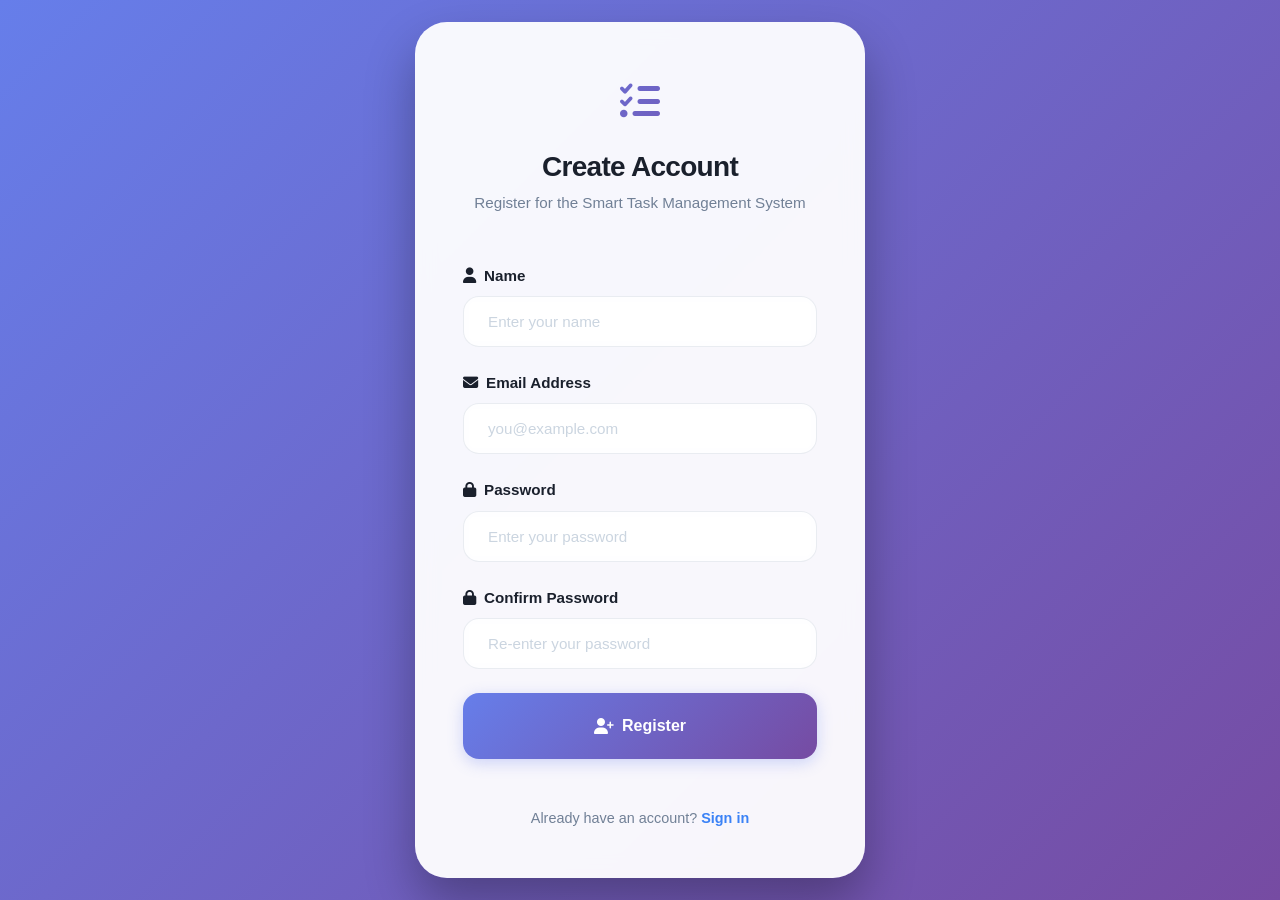
<file: register.html>
<!DOCTYPE html>
<html lang="en">
<head>
  <meta charset="UTF-8">
  <meta name="viewport" content="width=device-width, initial-scale=1.0">
  <title>Register - Smart Task Management System</title>
  <link rel="stylesheet" href="assets/css/style.css">
  <link rel="stylesheet" href="https://cdnjs.cloudflare.com/ajax/libs/font-awesome/6.4.0/css/all.min.css">
</head>
<body>
  <div class="auth-container">
    <div class="auth-card">
      <div class="auth-header">
        <div class="auth-logo">
          <i class="fas fa-tasks"></i>
        </div>
        <h1 class="auth-title">Create Account</h1>
        <p class="auth-subtitle">Register for the Smart Task Management System</p>
      </div>

      <form class="form-group" data-storage-key="user-register">
        <div class="form-group">
          <label for="registerName" class="form-label">
            <i class="fas fa-user" style="margin-right: 0.5rem;"></i>Name
          </label>
          <input
            type="text"
            id="registerName"
            name="name"
            class="form-input"
            placeholder="Enter your name"
            required
          >
        </div>

        <div class="form-group">
          <label for="registerEmail" class="form-label">
            <i class="fas fa-envelope" style="margin-right: 0.5rem;"></i>Email Address
          </label>
          <input
            type="email"
            id="registerEmail"
            name="email"
            class="form-input"
            placeholder="you@example.com"
            required
          >
        </div>

        <div class="form-group">
          <label for="registerPassword" class="form-label">
            <i class="fas fa-lock" style="margin-right: 0.5rem;"></i>Password
          </label>
          <input
            type="password"
            id="registerPassword"
            name="password"
            class="form-input"
            placeholder="Enter your password"
            required
          >
        </div>

        <div class="form-group">
          <label for="confirmPassword" class="form-label">
            <i class="fas fa-lock" style="margin-right: 0.5rem;"></i>Confirm Password
          </label>
          <input
            type="password"
            id="confirmPassword"
            name="confirmPassword"
            class="form-input"
            placeholder="Re-enter your password"
            required
          >
        </div>

        <button type="submit" class="btn btn-primary btn-lg" style="width: 100%; margin-bottom: 1rem;">
          <i class="fas fa-user-plus"></i>Register
        </button>
      </form>

      <div class="form-footer auth-link">
        Already have an account? <a href="index.html">Sign in</a>
      </div>
    </div>
  </div>

  <script src="assets/js/script.js"></script>
</body>
</html>
</file>
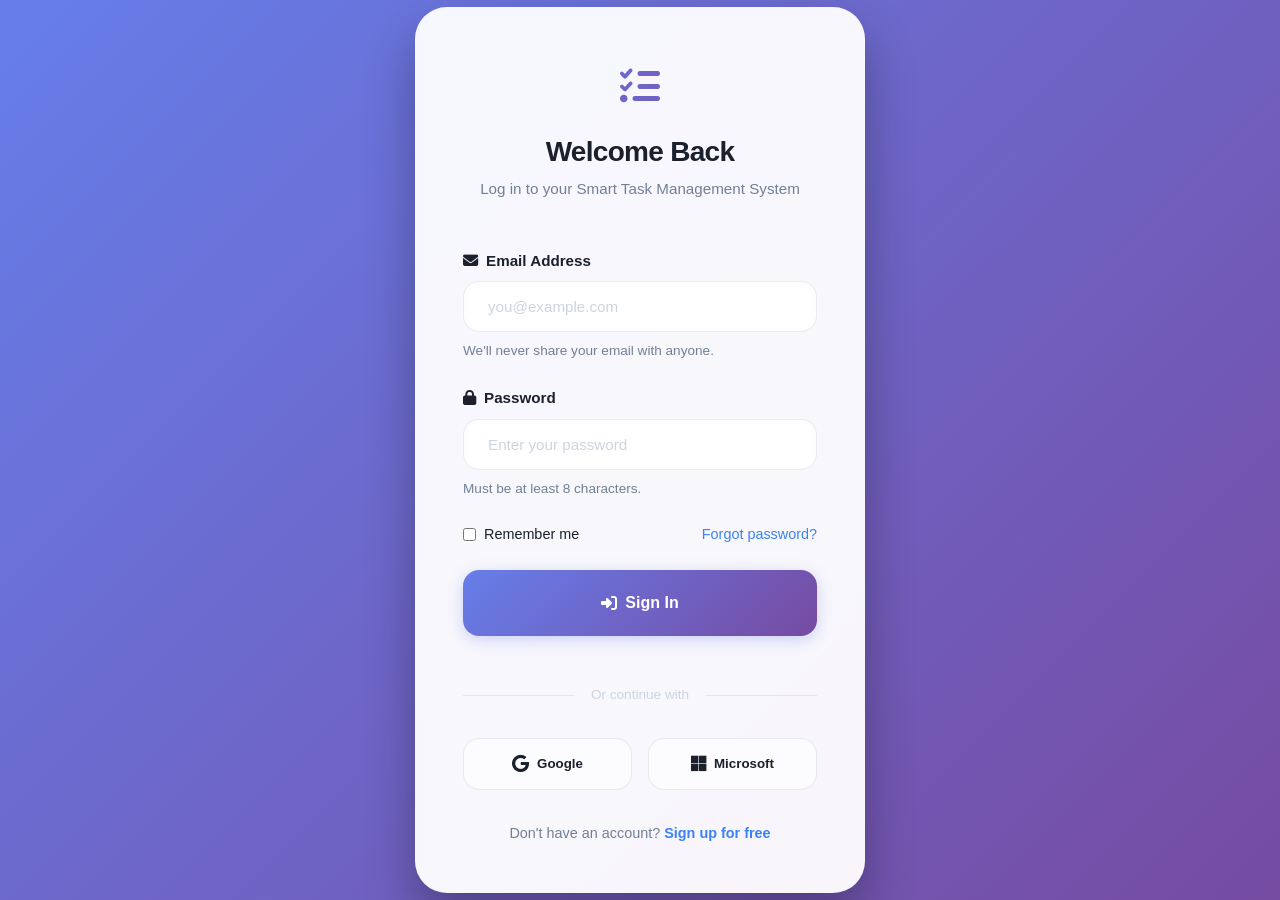
<file: settings.html>
<!DOCTYPE html>
<html lang="en">
<head>
  <meta charset="UTF-8">
  <meta name="viewport" content="width=device-width, initial-scale=1.0">
  <title>Settings - Smart Task Management System</title>
  <link rel="stylesheet" href="assets/css/style.css">
  <link rel="stylesheet" href="https://cdnjs.cloudflare.com/ajax/libs/font-awesome/6.4.0/css/all.min.css">
</head>
<body>
  <div class="main-wrapper">
    <!-- SIDEBAR -->
    <aside class="sidebar">
      <div class="sidebar-logo">
        <i class="fas fa-tasks"></i>
        <span>TaskFlow</span>
      </div>

      <div class="nav-section">
        <div class="nav-section-title">Menu</div>
        <div class="nav-item" data-page="dashboard">
          <i class="fas fa-grid-alt"></i>
          <span>Dashboard</span>
        </div>
        <div class="nav-item" data-page="tasks">
          <i class="fas fa-list-check"></i>
          <span>Tasks</span>
        </div>
        <div class="nav-item" data-page="calendar">
          <i class="fas fa-calendar-alt"></i>
          <span>Calendar</span>
        </div>
        <div class="nav-item" data-page="analytics">
          <i class="fas fa-chart-line"></i>
          <span>Analytics</span>
        </div>
      </div>

      <div class="nav-section">
        <div class="nav-section-title">Team</div>
        <div class="nav-item" data-page="team">
          <i class="fas fa-users"></i>
          <span>Team Members</span>
        </div>
      </div>

      <div class="nav-section">
        <div class="nav-section-title">Settings</div>
        <div class="nav-item active" data-page="settings">
          <i class="fas fa-cog"></i>
          <span>Settings</span>
        </div>
      </div>

      <div class="nav-separator"></div>

      <div class="sidebar-footer">
        <div class="nav-item" data-page="logout">
          <i class="fas fa-sign-out-alt"></i>
          <span>Logout</span>
        </div>
      </div>
    </aside>

    <!-- MAIN CONTENT -->
    <div class="content-wrapper">
      <!-- NAVBAR -->
      <nav class="navbar">
        <div class="navbar-content">
          <div class="search-bar">
            <i class="fas fa-search"></i>
            <input type="text" class="search-input" placeholder="Search settings...">
          </div>

          <div class="navbar-right">
            <button class="navbar-icon" title="Notifications">
              <i class="fas fa-bell"></i>
              <span class="notification-badge">3</span>
            </button>

            <button class="navbar-icon theme-toggle" title="Toggle dark mode">
              <i class="fas fa-moon"></i>
            </button>

            <div class="profile-section">
              <div class="profile-avatar">JD</div>
              <div class="profile-info">
                <div class="profile-name">John Doe</div>
                <div class="profile-role">Project Manager</div>
              </div>
            </div>
          </div>
        </div>
      </nav>

      <!-- PAGE CONTENT -->
      <main class="main-content">
        <div class="page-header">
          <div class="page-title">
            <h1>Settings</h1>
            <p>Manage your account and application preferences.</p>
          </div>
        </div>

        <!-- Settings Tabs -->
        <div style="display: grid; grid-template-columns: 250px 1fr; gap: 2rem;">
          <!-- Settings Menu -->
          <div>
            <div style="display: flex; flex-direction: column; gap: 0.5rem; position: sticky; top: 0;">
              <button class="btn btn-ghost" style="justify-content: flex-start; background: rgba(102, 126, 234, 0.1); border-color: var(--info); color: var(--info);">
                <i class="fas fa-user"></i>Account
              </button>
              <button class="btn btn-ghost" style="justify-content: flex-start;">
                <i class="fas fa-lock"></i>Security
              </button>
              <button class="btn btn-ghost" style="justify-content: flex-start;">
                <i class="fas fa-bell"></i>Notifications
              </button>
              <button class="btn btn-ghost" style="justify-content: flex-start;">
                <i class="fas fa-palette"></i>Appearance
              </button>
              <button class="btn btn-ghost" style="justify-content: flex-start;">
                <i class="fas fa-shield-alt"></i>Privacy
              </button>
              <button class="btn btn-ghost" style="justify-content: flex-start;">
                <i class="fas fa-share-alt"></i>Integrations
              </button>
            </div>
          </div>

          <!-- Settings Content -->
          <div>
            <!-- ACCOUNT SETTINGS -->
            <div class="card" style="margin-bottom: 2rem;">
              <div class="card-header">
                <h3 class="card-title">Account Settings</h3>
              </div>
              <div class="card-body">
                <form style="display: flex; flex-direction: column; gap: 1.5rem;">
                  <!-- Profile Picture -->
                  <div>
                    <label class="form-label">Profile Picture</label>
                    <div style="display: flex; align-items: center; gap: 1rem;">
                      <div style="width: 80px; height: 80px; border-radius: 1rem; background: linear-gradient(135deg, #667eea 0%, #764ba2 100%); display: flex; align-items: center; justify-content: center; color: white; font-weight: 700; font-size: 1.5rem;">JD</div>
                      <button type="button" class="btn btn-secondary">
                        <i class="fas fa-upload"></i>Upload New Photo
                      </button>
                    </div>
                  </div>

                  <!-- Full Name -->
                  <div class="form-group">
                    <label for="fullname" class="form-label">Full Name</label>
                    <input type="text" id="fullname" class="form-input" value="John Doe" required>
                  </div>

                  <!-- Email -->
                  <div class="form-group">
                    <label for="email" class="form-label">Email Address</label>
                    <input type="email" id="email" class="form-input" value="john.doe@example.com" required>
                  </div>

                  <!-- Phone -->
                  <div class="form-group">
                    <label for="phone" class="form-label">Phone Number</label>
                    <input type="tel" id="phone" class="form-input" placeholder="+1 (555) 123-4567">
                  </div>

                  <!-- Bio -->
                  <div class="form-group">
                    <label for="bio" class="form-label">Bio</label>
                    <textarea id="bio" class="form-textarea" placeholder="Tell us about yourself...">Project Manager with 5+ years of experience in agile teams.</textarea>
                  </div>

                  <!-- Department -->
                  <div style="display: grid; grid-template-columns: 1fr 1fr; gap: 1rem;">
                    <div class="form-group">
                      <label for="department" class="form-label">Department</label>
                      <select id="department" class="form-select">
                        <option>Management</option>
                        <option>Engineering</option>
                        <option>Design</option>
                        <option>Marketing</option>
                      </select>
                    </div>
                    <div class="form-group">
                      <label for="role" class="form-label">Role</label>
                      <select id="role" class="form-select">
                        <option>Project Manager</option>
                        <option>Team Lead</option>
                        <option>Member</option>
                        <option>Admin</option>
                      </select>
                    </div>
                  </div>

                  <div style="display: flex; gap: 1rem;">
                    <button type="submit" class="btn btn-primary">
                      <i class="fas fa-save"></i>Save Changes
                    </button>
                    <button type="reset" class="btn btn-ghost">
                      <i class="fas fa-times"></i>Cancel
                    </button>
                  </div>
                </form>
              </div>
            </div>

            <!-- APPEARANCE SETTINGS -->
            <div class="card" style="margin-bottom: 2rem;">
              <div class="card-header">
                <h3 class="card-title">Appearance</h3>
              </div>
              <div class="card-body">
                <form style="display: flex; flex-direction: column; gap: 1.5rem;">
                  <!-- Theme -->
                  <div class="form-group">
                    <label class="form-label">Theme</label>
                    <div style="display: flex; gap: 1rem;">
                      <label style="display: flex; align-items: center; gap: 0.5rem; cursor: pointer;">
                        <input type="radio" name="theme" value="light" checked>
                        <span>Light</span>
                      </label>
                      <label style="display: flex; align-items: center; gap: 0.5rem; cursor: pointer;">
                        <input type="radio" name="theme" value="dark">
                        <span>Dark</span>
                      </label>
                      <label style="display: flex; align-items: center; gap: 0.5rem; cursor: pointer;">
                        <input type="radio" name="theme" value="auto">
                        <span>Auto (System)</span>
                      </label>
                    </div>
                  </div>

                  <!-- Font Size -->
                  <div class="form-group">
                    <label for="fontSize" class="form-label">Font Size</label>
                    <select id="fontSize" class="form-select">
                      <option>Small</option>
                      <option selected>Normal</option>
                      <option>Large</option>
                    </select>
                  </div>

                  <!-- Compact Mode -->
                  <div style="display: flex; justify-content: space-between; align-items: center;">
                    <div>
                      <div style="font-weight: 600;">Compact Mode</div>
                      <div style="font-size: 0.85rem; color: var(--text-gray);">Reduce spacing for more content</div>
                    </div>
                    <label style="position: relative; display: inline-block; width: 50px; height: 24px;">
                      <input type="checkbox" style="opacity: 0; width: 0; height: 0;">
                      <span style="position: absolute; cursor: pointer; top: 0; left: 0; right: 0; bottom: 0; background-color: #cbd5e0; transition: 0.3s; border-radius: 24px;"></span>
                      <span style="position: absolute; content: ''; height: 18px; width: 18px; left: 3px; bottom: 3px; background-color: white; transition: 0.3s; border-radius: 50%;"></span>
                    </label>
                  </div>

                  <!-- Sidebar -->
                  <div style="display: flex; justify-content: space-between; align-items: center;">
                    <div>
                      <div style="font-weight: 600;">Show Sidebar Labels</div>
                      <div style="font-size: 0.85rem; color: var(--text-gray);">Display text labels in sidebar</div>
                    </div>
                    <label style="position: relative; display: inline-block; width: 50px; height: 24px;">
                      <input type="checkbox" checked style="opacity: 0; width: 0; height: 0;">
                      <span style="position: absolute; cursor: pointer; top: 0; left: 0; right: 0; bottom: 0; background-color: var(--info); transition: 0.3s; border-radius: 24px;"></span>
                      <span style="position: absolute; content: ''; height: 18px; width: 18px; left: 29px; bottom: 3px; background-color: white; transition: 0.3s; border-radius: 50%;"></span>
                    </label>
                  </div>

                  <button type="submit" class="btn btn-primary" style="align-self: flex-start;">
                    <i class="fas fa-save"></i>Save Preferences
                  </button>
                </form>
              </div>
            </div>

            <!-- NOTIFICATION SETTINGS -->
            <div class="card" style="margin-bottom: 2rem;">
              <div class="card-header">
                <h3 class="card-title">Notification Preferences</h3>
              </div>
              <div class="card-body">
                <form style="display: flex; flex-direction: column; gap: 1.5rem;">
                  <div style="display: flex; justify-content: space-between; align-items: center;">
                    <div>
                      <div style="font-weight: 600;">Email Notifications</div>
                      <div style="font-size: 0.85rem; color: var(--text-gray);">Receive task updates via email</div>
                    </div>
                    <label style="position: relative; display: inline-block; width: 50px; height: 24px;">
                      <input type="checkbox" checked style="opacity: 0; width: 0; height: 0;">
                      <span style="position: absolute; cursor: pointer; top: 0; left: 0; right: 0; bottom: 0; background-color: var(--info); transition: 0.3s; border-radius: 24px;"></span>
                      <span style="position: absolute; content: ''; height: 18px; width: 18px; left: 29px; bottom: 3px; background-color: white; transition: 0.3s; border-radius: 50%;"></span>
                    </label>
                  </div>

                  <div style="display: flex; justify-content: space-between; align-items: center;">
                    <div>
                      <div style="font-weight: 600;">Task Reminders</div>
                      <div style="font-size: 0.85rem; color: var(--text-gray);">Get reminders for upcoming tasks</div>
                    </div>
                    <label style="position: relative; display: inline-block; width: 50px; height: 24px;">
                      <input type="checkbox" checked style="opacity: 0; width: 0; height: 0;">
                      <span style="position: absolute; cursor: pointer; top: 0; left: 0; right: 0; bottom: 0; background-color: var(--info); transition: 0.3s; border-radius: 24px;"></span>
                      <span style="position: absolute; content: ''; height: 18px; width: 18px; left: 29px; bottom: 3px; background-color: white; transition: 0.3s; border-radius: 50%;"></span>
                    </label>
                  </div>

                  <div style="display: flex; justify-content: space-between; align-items: center;">
                    <div>
                      <div style="font-weight: 600;">Team Updates</div>
                      <div style="font-size: 0.85rem; color: var(--text-gray);">Notifications about team activities</div>
                    </div>
                    <label style="position: relative; display: inline-block; width: 50px; height: 24px;">
                      <input type="checkbox" style="opacity: 0; width: 0; height: 0;">
                      <span style="position: absolute; cursor: pointer; top: 0; left: 0; right: 0; bottom: 0; background-color: #cbd5e0; transition: 0.3s; border-radius: 24px;"></span>
                      <span style="position: absolute; content: ''; height: 18px; width: 18px; left: 3px; bottom: 3px; background-color: white; transition: 0.3s; border-radius: 50%;"></span>
                    </label>
                  </div>

                  <button type="submit" class="btn btn-primary" style="align-self: flex-start;">
                    <i class="fas fa-save"></i>Save Notifications
                  </button>
                </form>
              </div>
            </div>

            <!-- DANGER ZONE -->
            <div class="card" style="border-color: rgba(239, 68, 68, 0.3); background: rgba(239, 68, 68, 0.03);">
              <div class="card-header" style="border-bottom-color: rgba(239, 68, 68, 0.2);">
                <h3 class="card-title" style="color: var(--danger);">Danger Zone</h3>
              </div>
              <div class="card-body">
                <div style="display: flex; justify-content: space-between; align-items: center; padding: 1rem; background: rgba(239, 68, 68, 0.1); border-radius: 0.75rem; margin-bottom: 1rem;">
                  <div>
                    <div style="font-weight: 600; color: var(--danger);">Change Password</div>
                    <div style="font-size: 0.85rem; color: var(--text-gray);">Update your password for better security</div>
                  </div>
                  <button class="btn btn-ghost" style="border-color: var(--danger); color: var(--danger);">
                    <i class="fas fa-key"></i>Change
                  </button>
                </div>

                <div style="display: flex; justify-content: space-between; align-items: center; padding: 1rem; background: rgba(239, 68, 68, 0.1); border-radius: 0.75rem;">
                  <div>
                    <div style="font-weight: 600; color: var(--danger);">Delete Account</div>
                    <div style="font-size: 0.85rem; color: var(--text-gray);">Permanently delete your account and data</div>
                  </div>
                  <button class="btn btn-ghost" style="border-color: var(--danger); color: var(--danger);">
                    <i class="fas fa-trash"></i>Delete
                  </button>
                </div>
              </div>
            </div>
          </div>
        </div>
      </main>
    </div>
  </div>

  <script src="assets/js/script.js"></script>
</body>
</html>
</file>
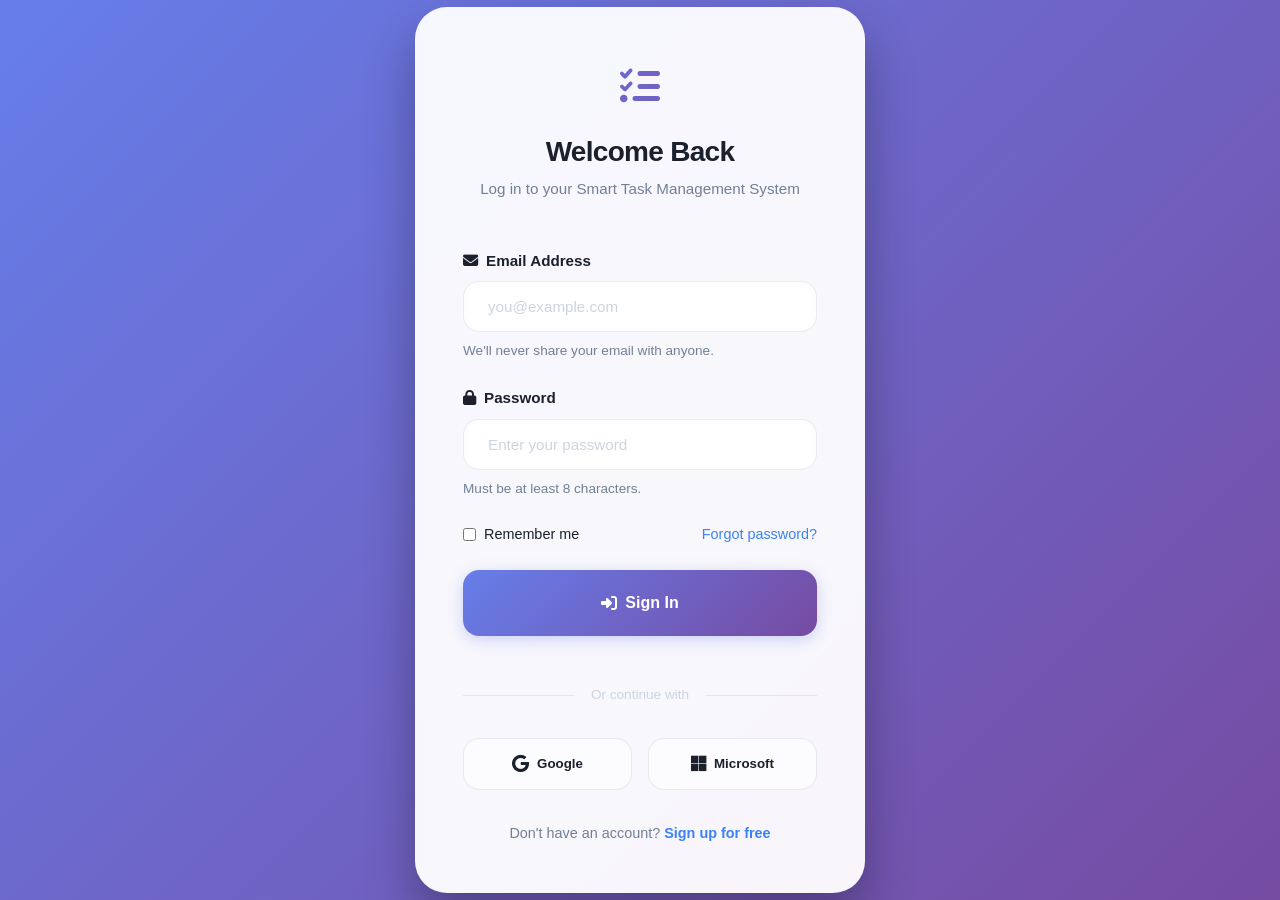
<file: tasks.html>
<!DOCTYPE html>
<html lang="en">
<head>
  <meta charset="UTF-8">
  <meta name="viewport" content="width=device-width, initial-scale=1.0">
  <title>Tasks - Smart Task Management System</title>
  <link rel="stylesheet" href="assets/css/style.css">
  <link rel="stylesheet" href="https://cdnjs.cloudflare.com/ajax/libs/font-awesome/6.4.0/css/all.min.css">
</head>
<body>
  <div class="main-wrapper">
    <!-- ============================================
         SIDEBAR NAVIGATION
         ============================================ -->
    <aside class="sidebar">
      <div class="sidebar-logo">
        <i class="fas fa-tasks"></i>
        <span>TaskFlow</span>
      </div>

      <div class="nav-section">
        <div class="nav-section-title">Menu</div>
        <div class="nav-item" data-page="dashboard">
          <i class="fas fa-grid-alt"></i>
          <span>Dashboard</span>
        </div>
        <div class="nav-item active" data-page="tasks">
          <i class="fas fa-list-check"></i>
          <span>Tasks</span>
        </div>
        <div class="nav-item" data-page="calendar">
          <i class="fas fa-calendar-alt"></i>
          <span>Calendar</span>
        </div>
        <div class="nav-item" data-page="analytics">
          <i class="fas fa-chart-line"></i>
          <span>Analytics</span>
        </div>
      </div>

      <div class="nav-section">
        <div class="nav-section-title">Team</div>
        <div class="nav-item" data-page="team">
          <i class="fas fa-users"></i>
          <span>Team Members</span>
        </div>
      </div>

      <div class="nav-section">
        <div class="nav-section-title">Settings</div>
        <div class="nav-item" data-page="settings">
          <i class="fas fa-cog"></i>
          <span>Settings</span>
        </div>
      </div>

      <div class="nav-separator"></div>

      <div class="sidebar-footer">
        <div class="nav-item" data-page="logout">
          <i class="fas fa-sign-out-alt"></i>
          <span>Logout</span>
        </div>
      </div>
    </aside>

    <!-- ============================================
         MAIN CONTENT AREA
         ============================================ -->
    <div class="content-wrapper">
      <!-- ============================================
           NAVBAR
           ============================================ -->
      <nav class="navbar">
        <div class="navbar-content">
          <div class="search-bar">
            <i class="fas fa-search"></i>
            <input type="text" class="search-input" placeholder="Search tasks, team members...">
          </div>

          <div class="navbar-right">
            <button class="navbar-icon" title="Notifications">
              <i class="fas fa-bell"></i>
              <span class="notification-badge">3</span>
            </button>

            <button class="navbar-icon theme-toggle" title="Toggle dark mode">
              <i class="fas fa-moon"></i>
            </button>

            <div class="profile-section">
              <div class="profile-avatar">JD</div>
              <div class="profile-info">
                <div class="profile-name">John Doe</div>
                <div class="profile-role">Project Manager</div>
              </div>
            </div>
          </div>
        </div>
      </nav>

      <!-- ============================================
           PAGE CONTENT
           ============================================ -->
      <main class="main-content">
        <!-- Page Header -->
        <div class="page-header">
          <div class="page-title">
            <h1>Task Board</h1>
            <p>Manage your tasks using Kanban board. Drag and drop to change status.</p>
          </div>
          <div style="display: flex; gap: 1rem;">
            <button class="btn btn-secondary" type="button">
              <i class="fas fa-sliders-h"></i>Filter
            </button>
            <button class="btn btn-primary" type="button">
              <i class="fas fa-plus"></i>New Task
            </button>
          </div>
        </div>

        <!-- Filter Bar -->
        <div style="display: flex; gap: 1rem; margin-bottom: 2rem; flex-wrap: wrap;">
          <select class="form-select task-filter-priority" style="width: auto; max-width: 200px;" aria-label="Filter by priority">
            <option value="all">All Priorities</option>
            <option value="high">High Priority</option>
            <option value="medium">Medium Priority</option>
            <option value="low">Low Priority</option>
          </select>
          <select class="form-select task-filter-status" style="width: auto; max-width: 200px;" aria-label="Filter by status">
            <option value="all">All Statuses</option>
            <option value="todo">To Do</option>
            <option value="inprogress">In Progress</option>
            <option value="completed">Completed</option>
          </select>
          <select class="form-select task-filter-due" style="width: auto; max-width: 200px;" aria-label="Filter by due date">
            <option value="all">All Due Dates</option>
            <option value="today">Due Today</option>
            <option value="overdue">Overdue</option>
          </select>
        </div>

        <!-- ============================================
             KANBAN BOARD
             ============================================ -->
        <div class="kanban-container">
          <!-- TO DO COLUMN -->
          <div class="kanban-column">
            <div class="kanban-header">
              <div class="kanban-title">
                <i class="fas fa-circle" style="color: #3b82f6; font-size: 0.6rem;"></i>
                To Do
              </div>
              <div class="kanban-count">8</div>
            </div>

            <div class="kanban-list" data-column="todo">
              <!-- Task 1 -->
              <div class="task-card high-priority" data-searchable>
                <div class="task-labels">
                  <span class="label design">Design</span>
                  <span class="label urgent">Urgent</span>
                </div>
                <div class="task-title">Homepage UI Redesign</div>
                <div class="task-description">Complete redesign of the landing page with new branding</div>
                <div class="task-meta">
                  <span class="task-priority high">
                    <i class="fas fa-arrow-up"></i>High
                  </span>
                  <span class="task-due-date">
                    <i class="fas fa-calendar"></i>Nov 25
                  </span>
                </div>
                <div class="task-assignees">
                  <div class="avatar-sm" title="Jessica Davis">JD</div>
                  <div class="avatar-sm" title="Sarah Anderson">SA</div>
                  <div class="avatar-sm extra">+2</div>
                </div>
              </div>

              <!-- Task 2 -->
              <div class="task-card medium-priority" data-searchable>
                <div class="task-labels">
                  <span class="label backend">Backend</span>
                </div>
                <div class="task-title">API Authentication</div>
                <div class="task-description">Implement JWT-based authentication for REST API</div>
                <div class="task-meta">
                  <span class="task-priority medium">
                    <i class="fas fa-minus"></i>Medium
                  </span>
                  <span class="task-due-date">
                    <i class="fas fa-calendar"></i>Nov 28
                  </span>
                </div>
                <div class="task-assignees">
                  <div class="avatar-sm" style="background: linear-gradient(135deg, #f093fb 0%, #f5576c 100%);">MC</div>
                </div>
              </div>

              <!-- Task 3 -->
              <div class="task-card low-priority" data-searchable>
                <div class="task-labels">
                  <span class="label frontend">Frontend</span>
                </div>
                <div class="task-title">Add Dark Mode Support</div>
                <div class="task-description">Implement theme switcher and dark mode CSS</div>
                <div class="task-meta">
                  <span class="task-priority low">
                    <i class="fas fa-arrow-down"></i>Low
                  </span>
                  <span class="task-due-date">
                    <i class="fas fa-calendar"></i>Dec 5
                  </span>
                </div>
                <div class="task-assignees">
                  <div class="avatar-sm" title="Sarah Anderson">SA</div>
                </div>
              </div>

              <!-- Task 4 -->
              <div class="task-card high-priority" data-searchable>
                <div class="task-labels">
                  <span class="label design">Design</span>
                </div>
                <div class="task-title">Create Icon Set</div>
                <div class="task-description">Design comprehensive icon library for UI components</div>
                <div class="task-meta">
                  <span class="task-priority high">
                    <i class="fas fa-arrow-up"></i>High
                  </span>
                  <span class="task-due-date">
                    <i class="fas fa-calendar"></i>Nov 26
                  </span>
                </div>
                <div class="task-assignees">
                  <div class="avatar-sm" style="background: linear-gradient(135deg, #4facfe 0%, #00f2fe 100%);">JD</div>
                </div>
              </div>
            </div>
          </div>

          <!-- IN PROGRESS COLUMN -->
          <div class="kanban-column">
            <div class="kanban-header">
              <div class="kanban-title">
                <i class="fas fa-circle" style="color: #f59e0b; font-size: 0.6rem;"></i>
                In Progress
              </div>
              <div class="kanban-count">5</div>
            </div>

            <div class="kanban-list" data-column="inprogress">
              <!-- Task 1 -->
              <div class="task-card medium-priority" data-searchable>
                <div class="task-labels">
                  <span class="label backend">Backend</span>
                </div>
                <div class="task-title">Database Schema Optimization</div>
                <div class="task-description">Optimize queries and add proper indexing</div>
                <div class="task-meta">
                  <span class="task-priority medium">
                    <i class="fas fa-minus"></i>Medium
                  </span>
                  <span class="task-due-date">
                    <i class="fas fa-calendar"></i>Nov 27
                  </span>
                </div>
                <div class="task-assignees">
                  <div class="avatar-sm" style="background: linear-gradient(135deg, #f093fb 0%, #f5576c 100%);">MC</div>
                  <div class="avatar-sm" style="background: linear-gradient(135deg, #10b981 0%, #059669 100%);">EM</div>
                </div>
              </div>

              <!-- Task 2 -->
              <div class="task-card high-priority" data-searchable>
                <div class="task-labels">
                  <span class="label frontend">Frontend</span>
                  <span class="label urgent">Urgent</span>
                </div>
                <div class="task-title">Payment Integration</div>
                <div class="task-description">Integrate Stripe payment gateway</div>
                <div class="task-meta">
                  <span class="task-priority high">
                    <i class="fas fa-arrow-up"></i>High
                  </span>
                  <span class="task-due-date">
                    <i class="fas fa-calendar"></i>Nov 24
                  </span>
                </div>
                <div class="task-assignees">
                  <div class="avatar-sm">SA</div>
                  <div class="avatar-sm extra">+1</div>
                </div>
              </div>

              <!-- Task 3 -->
              <div class="task-card low-priority" data-searchable>
                <div class="task-labels">
                  <span class="label design">Design</span>
                </div>
                <div class="task-title">User Research Report</div>
                <div class="task-description">Compile user testing results and recommendations</div>
                <div class="task-meta">
                  <span class="task-priority low">
                    <i class="fas fa-arrow-down"></i>Low
                  </span>
                  <span class="task-due-date">
                    <i class="fas fa-calendar"></i>Nov 29
                  </span>
                </div>
                <div class="task-assignees">
                  <div class="avatar-sm" style="background: linear-gradient(135deg, #4facfe 0%, #00f2fe 100%);">JD</div>
                </div>
              </div>
            </div>
          </div>

          <!-- COMPLETED COLUMN -->
          <div class="kanban-column">
            <div class="kanban-header">
              <div class="kanban-title">
                <i class="fas fa-circle" style="color: #10b981; font-size: 0.6rem;"></i>
                Completed
              </div>
              <div class="kanban-count">12</div>
            </div>

            <div class="kanban-list" data-column="completed">
              <!-- Task 1 -->
              <div class="task-card" data-searchable style="opacity: 0.8;">
                <div class="task-labels">
                  <span class="label backend">Backend</span>
                </div>
                <div class="task-title" style="text-decoration: line-through; color: var(--text-gray);">
                  Setup Production Server
                </div>
                <div class="task-description">Configure AWS EC2 and RDS instances</div>
                <div class="task-meta">
                  <span class="badge badge-success">
                    <i class="fas fa-check-circle"></i>Completed
                  </span>
                  <span class="task-due-date">
                    <i class="fas fa-calendar"></i>Nov 15
                  </span>
                </div>
                <div class="task-assignees">
                  <div class="avatar-sm" style="background: linear-gradient(135deg, #f093fb 0%, #f5576c 100%);">MC</div>
                </div>
              </div>

              <!-- Task 2 -->
              <div class="task-card" data-searchable style="opacity: 0.8;">
                <div class="task-labels">
                  <span class="label frontend">Frontend</span>
                </div>
                <div class="task-title" style="text-decoration: line-through; color: var(--text-gray);">
                  Responsive Layout Implementation
                </div>
                <div class="task-description">Make all pages mobile-friendly</div>
                <div class="task-meta">
                  <span class="badge badge-success">
                    <i class="fas fa-check-circle"></i>Completed
                  </span>
                  <span class="task-due-date">
                    <i class="fas fa-calendar"></i>Nov 18
                  </span>
                </div>
                <div class="task-assignees">
                  <div class="avatar-sm">SA</div>
                  <div class="avatar-sm" style="background: linear-gradient(135deg, #4facfe 0%, #00f2fe 100%);">JD</div>
                </div>
              </div>

              <!-- Task 3 -->
              <div class="task-card" data-searchable style="opacity: 0.8;">
                <div class="task-labels">
                  <span class="label design">Design</span>
                </div>
                <div class="task-title" style="text-decoration: line-through; color: var(--text-gray);">
                  Brand Guidelines Documentation
                </div>
                <div class="task-description">Create comprehensive brand style guide</div>
                <div class="task-meta">
                  <span class="badge badge-success">
                    <i class="fas fa-check-circle"></i>Completed
                  </span>
                  <span class="task-due-date">
                    <i class="fas fa-calendar"></i>Nov 20
                  </span>
                </div>
                <div class="task-assignees">
                  <div class="avatar-sm" style="background: linear-gradient(135deg, #10b981 0%, #059669 100%);">EM</div>
                </div>
              </div>
            </div>
          </div>
        </div>

        <!-- ============================================
             ADD TASK MODAL
             ============================================ -->
        <div id="addTaskModal" class="modal-overlay">
          <div class="modal">
            <div class="modal-header">
              <h2 class="modal-title">Create New Task</h2>
              <button class="modal-close">
                <i class="fas fa-times"></i>
              </button>
            </div>

            <form class="modal-body" style="display: flex; flex-direction: column; gap: 1rem;" data-reset-on-submit="false">
              <div class="form-group">
                <label for="taskTitle" class="form-label">Task Title</label>
                <input type="text" id="taskTitle" class="form-input" placeholder="Enter task title" required>
              </div>

              <div class="form-group">
                <label for="taskDesc" class="form-label">Description</label>
                <textarea id="taskDesc" class="form-textarea" placeholder="Enter task description"></textarea>
              </div>

              <div style="display: grid; grid-template-columns: 1fr 1fr; gap: 1rem;">
                <div class="form-group">
                  <label for="taskPriority" class="form-label">Priority</label>
                  <select id="taskPriority" class="form-select">
                    <option>High</option>
                    <option>Medium</option>
                    <option>Low</option>
                  </select>
                </div>

                <div class="form-group">
                  <label for="taskDueDate" class="form-label">Due Date</label>
                  <input type="date" id="taskDueDate" class="form-input" required>
                </div>
              </div>

              <div class="form-group">
                <label for="taskAssignee" class="form-label">Assign To</label>
                <select id="taskAssignee" class="form-select">
                  <option>Sarah Anderson</option>
                  <option>Mike Chen</option>
                  <option>Jessica Davis</option>
                  <option>Emma Wilson</option>
                </select>
              </div>
            </form>

            <div class="modal-footer">
              <button class="btn btn-ghost modal-close" type="button">Cancel</button>
              <button class="btn btn-primary" type="button">Create Task</button>
            </div>
          </div>
        </div>
      </main>
    </div>
  </div>

  <!-- Scripts -->
  <script src="assets/js/script.js"></script>
</body>
</html>
</file>
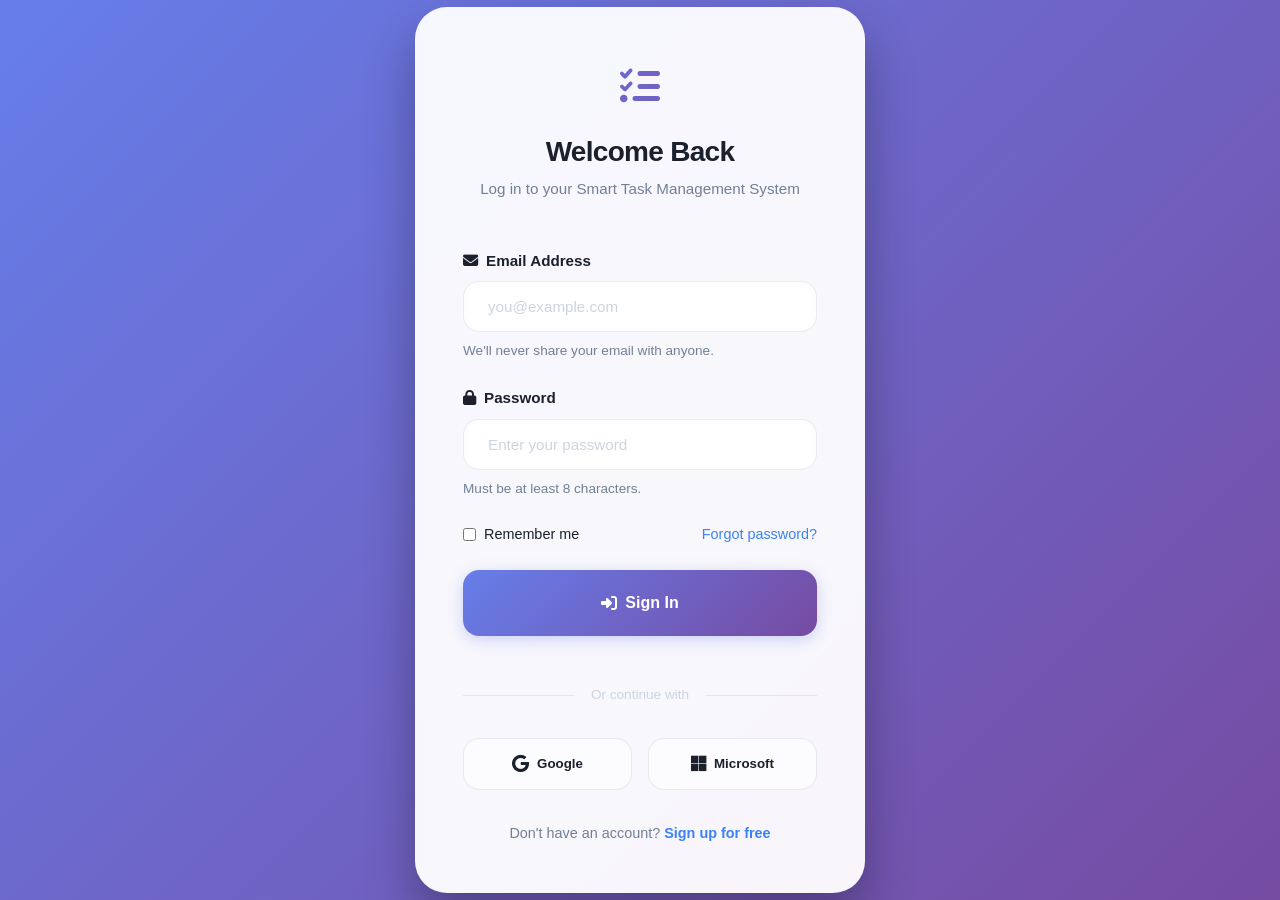
<file: team.html>
<!DOCTYPE html>
<html lang="en">
<head>
  <meta charset="UTF-8">
  <meta name="viewport" content="width=device-width, initial-scale=1.0">
  <title>Team - Smart Task Management System</title>
  <link rel="stylesheet" href="assets/css/style.css">
  <link rel="stylesheet" href="https://cdnjs.cloudflare.com/ajax/libs/font-awesome/6.4.0/css/all.min.css">
</head>
<body>
  <div class="main-wrapper">
    <!-- ============================================
         SIDEBAR NAVIGATION
         ============================================ -->
    <aside class="sidebar">
      <div class="sidebar-logo">
        <i class="fas fa-tasks"></i>
        <span>TaskFlow</span>
      </div>

      <div class="nav-section">
        <div class="nav-section-title">Menu</div>
        <div class="nav-item" data-page="dashboard">
          <i class="fas fa-grid-alt"></i>
          <span>Dashboard</span>
        </div>
        <div class="nav-item" data-page="tasks">
          <i class="fas fa-list-check"></i>
          <span>Tasks</span>
        </div>
        <div class="nav-item" data-page="calendar">
          <i class="fas fa-calendar-alt"></i>
          <span>Calendar</span>
        </div>
        <div class="nav-item" data-page="analytics">
          <i class="fas fa-chart-line"></i>
          <span>Analytics</span>
        </div>
      </div>

      <div class="nav-section">
        <div class="nav-section-title">Team</div>
        <div class="nav-item active" data-page="team">
          <i class="fas fa-users"></i>
          <span>Team Members</span>
        </div>
      </div>

      <div class="nav-section">
        <div class="nav-section-title">Settings</div>
        <div class="nav-item" data-page="settings">
          <i class="fas fa-cog"></i>
          <span>Settings</span>
        </div>
      </div>

      <div class="nav-separator"></div>

      <div class="sidebar-footer">
        <div class="nav-item" data-page="logout">
          <i class="fas fa-sign-out-alt"></i>
          <span>Logout</span>
        </div>
      </div>
    </aside>

    <!-- ============================================
         MAIN CONTENT AREA
         ============================================ -->
    <div class="content-wrapper">
      <!-- ============================================
           NAVBAR
           ============================================ -->
      <nav class="navbar">
        <div class="navbar-content">
          <div class="search-bar">
            <i class="fas fa-search"></i>
            <input type="text" class="search-input" placeholder="Search team members...">
          </div>

          <div class="navbar-right">
            <button class="navbar-icon" title="Notifications">
              <i class="fas fa-bell"></i>
              <span class="notification-badge">3</span>
            </button>

            <button class="navbar-icon theme-toggle" title="Toggle dark mode">
              <i class="fas fa-moon"></i>
            </button>

            <div class="profile-section">
              <div class="profile-avatar">JD</div>
              <div class="profile-info">
                <div class="profile-name">John Doe</div>
                <div class="profile-role">Project Manager</div>
              </div>
            </div>
          </div>
        </div>
      </nav>

      <!-- ============================================
           PAGE CONTENT
           ============================================ -->
      <main class="main-content">
        <!-- Page Header -->
        <div class="page-header">
          <div class="page-title">
            <h1>Team Members</h1>
            <p>Manage your team and collaborate effectively.</p>
          </div>
          <button class="btn btn-primary">
            <i class="fas fa-user-plus"></i>Invite Member
          </button>
        </div>

        <!-- ============================================
             TEAM GRID
             ============================================ -->
        <div class="team-grid">
          <!-- Team Member 1 -->
          <div class="card">
            <div style="text-align: center;">
              <div class="team-member-avatar">SA</div>
              <div class="team-member-name">Sarah Anderson</div>
              <div class="team-member-role">Frontend Developer</div>
              <div class="team-member-status">
                <span class="status-indicator"></span>
                <span>Online</span>
              </div>

              <div style="margin-top: 1.5rem; padding-top: 1.5rem; border-top: 1px solid rgba(148, 163, 184, 0.1);">
                <div style="display: grid; grid-template-columns: 1fr 1fr; gap: 0.75rem; margin-bottom: 1rem;">
                  <div>
                    <div style="font-size: 0.85rem; color: var(--text-gray); margin-bottom: 0.25rem;">Tasks Done</div>
                    <div style="font-size: 1.5rem; font-weight: 700; color: var(--text-dark);">24</div>
                  </div>
                  <div>
                    <div style="font-size: 0.85rem; color: var(--text-gray); margin-bottom: 0.25rem;">In Progress</div>
                    <div style="font-size: 1.5rem; font-weight: 700; color: var(--text-dark);">3</div>
                  </div>
                </div>

                <div style="margin-bottom: 1rem;">
                  <div style="font-size: 0.85rem; color: var(--text-gray); margin-bottom: 0.5rem;">Performance</div>
                  <div class="progress">
                    <div class="progress-bar" style="width: 92%; background: var(--success);"></div>
                  </div>
                </div>

                <div style="display: flex; gap: 0.5rem;">
                  <button class="btn btn-sm btn-secondary" style="flex: 1;">
                    <i class="fas fa-message"></i>Message
                  </button>
                  <button class="btn btn-sm btn-ghost" style="flex: 1;">
                    <i class="fas fa-ellipsis-h"></i>
                  </button>
                </div>
              </div>
            </div>
          </div>

          <!-- Team Member 2 -->
          <div class="card">
            <div style="text-align: center;">
              <div class="team-member-avatar" style="background: linear-gradient(135deg, #f093fb 0%, #f5576c 100%);">MC</div>
              <div class="team-member-name">Mike Chen</div>
              <div class="team-member-role">Backend Developer</div>
              <div class="team-member-status">
                <span class="status-indicator"></span>
                <span>Online</span>
              </div>

              <div style="margin-top: 1.5rem; padding-top: 1.5rem; border-top: 1px solid rgba(148, 163, 184, 0.1);">
                <div style="display: grid; grid-template-columns: 1fr 1fr; gap: 0.75rem; margin-bottom: 1rem;">
                  <div>
                    <div style="font-size: 0.85rem; color: var(--text-gray); margin-bottom: 0.25rem;">Tasks Done</div>
                    <div style="font-size: 1.5rem; font-weight: 700; color: var(--text-dark);">19</div>
                  </div>
                  <div>
                    <div style="font-size: 0.85rem; color: var(--text-gray); margin-bottom: 0.25rem;">In Progress</div>
                    <div style="font-size: 1.5rem; font-weight: 700; color: var(--text-dark);">5</div>
                  </div>
                </div>

                <div style="margin-bottom: 1rem;">
                  <div style="font-size: 0.85rem; color: var(--text-gray); margin-bottom: 0.5rem;">Performance</div>
                  <div class="progress">
                    <div class="progress-bar" style="width: 78%; background: var(--warning);"></div>
                  </div>
                </div>

                <div style="display: flex; gap: 0.5rem;">
                  <button class="btn btn-sm btn-secondary" style="flex: 1;">
                    <i class="fas fa-message"></i>Message
                  </button>
                  <button class="btn btn-sm btn-ghost" style="flex: 1;">
                    <i class="fas fa-ellipsis-h"></i>
                  </button>
                </div>
              </div>
            </div>
          </div>

          <!-- Team Member 3 -->
          <div class="card">
            <div style="text-align: center;">
              <div class="team-member-avatar" style="background: linear-gradient(135deg, #4facfe 0%, #00f2fe 100%);">JD</div>
              <div class="team-member-name">Jessica Davis</div>
              <div class="team-member-role">UI/UX Designer</div>
              <div class="team-member-status">
                <span class="status-indicator offline"></span>
                <span style="color: var(--text-gray);">Away</span>
              </div>

              <div style="margin-top: 1.5rem; padding-top: 1.5rem; border-top: 1px solid rgba(148, 163, 184, 0.1);">
                <div style="display: grid; grid-template-columns: 1fr 1fr; gap: 0.75rem; margin-bottom: 1rem;">
                  <div>
                    <div style="font-size: 0.85rem; color: var(--text-gray); margin-bottom: 0.25rem;">Tasks Done</div>
                    <div style="font-size: 1.5rem; font-weight: 700; color: var(--text-dark);">28</div>
                  </div>
                  <div>
                    <div style="font-size: 0.85rem; color: var(--text-gray); margin-bottom: 0.25rem;">In Progress</div>
                    <div style="font-size: 1.5rem; font-weight: 700; color: var(--text-dark);">2</div>
                  </div>
                </div>

                <div style="margin-bottom: 1rem;">
                  <div style="font-size: 0.85rem; color: var(--text-gray); margin-bottom: 0.5rem;">Performance</div>
                  <div class="progress">
                    <div class="progress-bar" style="width: 96%; background: var(--success);"></div>
                  </div>
                </div>

                <div style="display: flex; gap: 0.5rem;">
                  <button class="btn btn-sm btn-secondary" style="flex: 1;">
                    <i class="fas fa-message"></i>Message
                  </button>
                  <button class="btn btn-sm btn-ghost" style="flex: 1;">
                    <i class="fas fa-ellipsis-h"></i>
                  </button>
                </div>
              </div>
            </div>
          </div>

          <!-- Team Member 4 -->
          <div class="card">
            <div style="text-align: center;">
              <div class="team-member-avatar" style="background: linear-gradient(135deg, #10b981 0%, #059669 100%);">EM</div>
              <div class="team-member-name">Emma Wilson</div>
              <div class="team-member-role">Product Manager</div>
              <div class="team-member-status">
                <span class="status-indicator"></span>
                <span>Online</span>
              </div>

              <div style="margin-top: 1.5rem; padding-top: 1.5rem; border-top: 1px solid rgba(148, 163, 184, 0.1);">
                <div style="display: grid; grid-template-columns: 1fr 1fr; gap: 0.75rem; margin-bottom: 1rem;">
                  <div>
                    <div style="font-size: 0.85rem; color: var(--text-gray); margin-bottom: 0.25rem;">Tasks Done</div>
                    <div style="font-size: 1.5rem; font-weight: 700; color: var(--text-dark);">22</div>
                  </div>
                  <div>
                    <div style="font-size: 0.85rem; color: var(--text-gray); margin-bottom: 0.25rem;">In Progress</div>
                    <div style="font-size: 1.5rem; font-weight: 700; color: var(--text-dark);">4</div>
                  </div>
                </div>

                <div style="margin-bottom: 1rem;">
                  <div style="font-size: 0.85rem; color: var(--text-gray); margin-bottom: 0.5rem;">Performance</div>
                  <div class="progress">
                    <div class="progress-bar" style="width: 84%; background: var(--success);"></div>
                  </div>
                </div>

                <div style="display: flex; gap: 0.5rem;">
                  <button class="btn btn-sm btn-secondary" style="flex: 1;">
                    <i class="fas fa-message"></i>Message
                  </button>
                  <button class="btn btn-sm btn-ghost" style="flex: 1;">
                    <i class="fas fa-ellipsis-h"></i>
                  </button>
                </div>
              </div>
            </div>
          </div>

          <!-- Team Member 5 -->
          <div class="card">
            <div style="text-align: center;">
              <div class="team-member-avatar" style="background: linear-gradient(135deg, #f59e0b 0%, #d97706 100%);">RJ</div>
              <div class="team-member-name">Robert Johnson</div>
              <div class="team-member-role">QA Engineer</div>
              <div class="team-member-status">
                <span class="status-indicator offline"></span>
                <span style="color: var(--text-gray);">Away</span>
              </div>

              <div style="margin-top: 1.5rem; padding-top: 1.5rem; border-top: 1px solid rgba(148, 163, 184, 0.1);">
                <div style="display: grid; grid-template-columns: 1fr 1fr; gap: 0.75rem; margin-bottom: 1rem;">
                  <div>
                    <div style="font-size: 0.85rem; color: var(--text-gray); margin-bottom: 0.25rem;">Tasks Done</div>
                    <div style="font-size: 1.5rem; font-weight: 700; color: var(--text-dark);">31</div>
                  </div>
                  <div>
                    <div style="font-size: 0.85rem; color: var(--text-gray); margin-bottom: 0.25rem;">In Progress</div>
                    <div style="font-size: 1.5rem; font-weight: 700; color: var(--text-dark);">1</div>
                  </div>
                </div>

                <div style="margin-bottom: 1rem;">
                  <div style="font-size: 0.85rem; color: var(--text-gray); margin-bottom: 0.5rem;">Performance</div>
                  <div class="progress">
                    <div class="progress-bar" style="width: 98%; background: var(--success);"></div>
                  </div>
                </div>

                <div style="display: flex; gap: 0.5rem;">
                  <button class="btn btn-sm btn-secondary" style="flex: 1;">
                    <i class="fas fa-message"></i>Message
                  </button>
                  <button class="btn btn-sm btn-ghost" style="flex: 1;">
                    <i class="fas fa-ellipsis-h"></i>
                  </button>
                </div>
              </div>
            </div>
          </div>

          <!-- Team Member 6 -->
          <div class="card">
            <div style="text-align: center;">
              <div class="team-member-avatar" style="background: linear-gradient(135deg, #ef4444 0%, #dc2626 100%);">AL</div>
              <div class="team-member-name">Alice Lee</div>
              <div class="team-member-role">DevOps Engineer</div>
              <div class="team-member-status">
                <span class="status-indicator"></span>
                <span>Online</span>
              </div>

              <div style="margin-top: 1.5rem; padding-top: 1.5rem; border-top: 1px solid rgba(148, 163, 184, 0.1);">
                <div style="display: grid; grid-template-columns: 1fr 1fr; gap: 0.75rem; margin-bottom: 1rem;">
                  <div>
                    <div style="font-size: 0.85rem; color: var(--text-gray); margin-bottom: 0.25rem;">Tasks Done</div>
                    <div style="font-size: 1.5rem; font-weight: 700; color: var(--text-dark);">26</div>
                  </div>
                  <div>
                    <div style="font-size: 0.85rem; color: var(--text-gray); margin-bottom: 0.25rem;">In Progress</div>
                    <div style="font-size: 1.5rem; font-weight: 700; color: var(--text-dark);">2</div>
                  </div>
                </div>

                <div style="margin-bottom: 1rem;">
                  <div style="font-size: 0.85rem; color: var(--text-gray); margin-bottom: 0.5rem;">Performance</div>
                  <div class="progress">
                    <div class="progress-bar" style="width: 89%; background: var(--success);"></div>
                  </div>
                </div>

                <div style="display: flex; gap: 0.5rem;">
                  <button class="btn btn-sm btn-secondary" style="flex: 1;">
                    <i class="fas fa-message"></i>Message
                  </button>
                  <button class="btn btn-sm btn-ghost" style="flex: 1;">
                    <i class="fas fa-ellipsis-h"></i>
                  </button>
                </div>
              </div>
            </div>
          </div>
        </div>

        <!-- ============================================
             TEAM STATISTICS
             ============================================ -->
        <div style="margin-top: 3rem; display: grid; grid-template-columns: repeat(auto-fit, minmax(300px, 1fr)); gap: 2rem;">
          <div class="card">
            <div class="card-header">
              <h3 class="card-title">Team Overview</h3>
            </div>
            <div class="card-body">
              <div style="display: flex; flex-direction: column; gap: 1.5rem;">
                <div>
                  <div style="display: flex; justify-content: space-between; margin-bottom: 0.5rem;">
                    <span style="color: var(--text-gray);">Total Members</span>
                    <strong>6</strong>
                  </div>
                </div>
                <div>
                  <div style="display: flex; justify-content: space-between; margin-bottom: 0.5rem;">
                    <span style="color: var(--text-gray);">Online Now</span>
                    <span style="color: var(--success); font-weight: 600;">4</span>
                  </div>
                </div>
                <div>
                  <div style="display: flex; justify-content: space-between; margin-bottom: 0.5rem;">
                    <span style="color: var(--text-gray);">Tasks Assigned</span>
                    <strong>156</strong>
                  </div>
                </div>
                <div>
                  <div style="display: flex; justify-content: space-between; margin-bottom: 0.5rem;">
                    <span style="color: var(--text-gray);">Team Capacity</span>
                    <strong>78.5%</strong>
                  </div>
                  <div class="progress">
                    <div class="progress-bar" style="width: 78.5%; background: var(--warning);"></div>
                  </div>
                </div>
              </div>
            </div>
          </div>

          <div class="card">
            <div class="card-header">
              <h3 class="card-title">Department Distribution</h3>
            </div>
            <div class="card-body">
              <div style="display: flex; flex-direction: column; gap: 1rem;">
                <div>
                  <div style="display: flex; justify-content: space-between; margin-bottom: 0.5rem;">
                    <span style="color: var(--text-gray);">Engineering</span>
                    <strong>2</strong>
                  </div>
                </div>
                <div>
                  <div style="display: flex; justify-content: space-between; margin-bottom: 0.5rem;">
                    <span style="color: var(--text-gray);">Design</span>
                    <strong>1</strong>
                  </div>
                </div>
                <div>
                  <div style="display: flex; justify-content: space-between; margin-bottom: 0.5rem;">
                    <span style="color: var(--text-gray);">Product</span>
                    <strong>1</strong>
                  </div>
                </div>
                <div>
                  <div style="display: flex; justify-content: space-between; margin-bottom: 0.5rem;">
                    <span style="color: var(--text-gray);">Quality Assurance</span>
                    <strong>1</strong>
                  </div>
                </div>
                <div>
                  <div style="display: flex; justify-content: space-between; margin-bottom: 0.5rem;">
                    <span style="color: var(--text-gray);">DevOps</span>
                    <strong>1</strong>
                  </div>
                </div>
              </div>
            </div>
          </div>
        </div>
      </main>
    </div>
  </div>

  <!-- Scripts -->
  <script src="assets/js/script.js"></script>
</body>
</html>
</file>
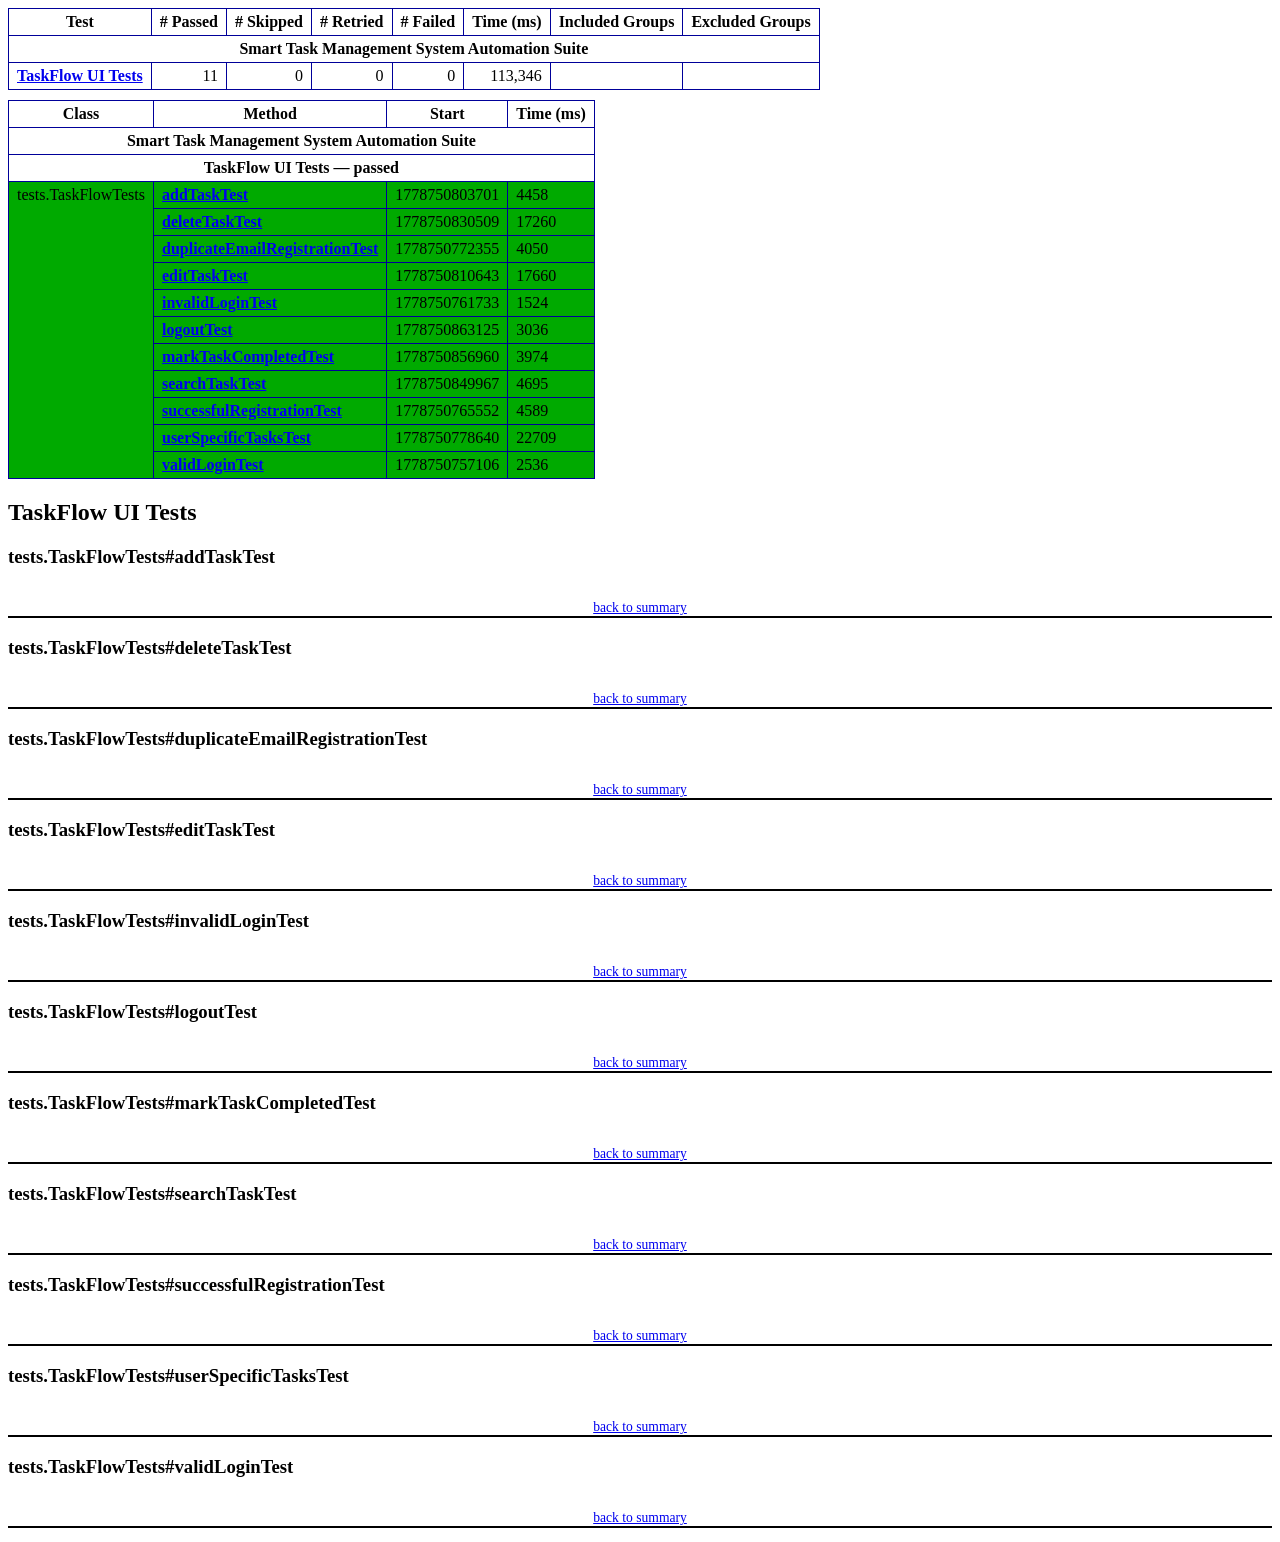
<file: target/surefire-reports/emailable-report.html>
<!DOCTYPE html PUBLIC "-//W3C//DTD XHTML 1.1//EN" "https://www.w3.org/TR/xhtml11/DTD/xhtml11.dtd">
<html xmlns="https://www.w3.org/1999/xhtml">
<head>
<meta http-equiv="content-type" content="text/html; charset=UTF-8"/>
<title>TestNG Report</title>
<style type="text/css">table {margin-bottom:10px;border-collapse:collapse;empty-cells:show}th,td {border:1px solid #009;padding:.25em .5em}th {vertical-align:bottom}td {vertical-align:top}table a {font-weight:bold}.stripe td {background-color: #E6EBF9}.num {text-align:right}.passedodd td {background-color: #3F3}.passedeven td {background-color: #0A0}.skippedodd td {background-color: #DDD}.skippedeven td {background-color: #CCC}.failedodd td,.attn {background-color: #F33}.failedeven td,.stripe .attn {background-color: #D00}.stacktrace {white-space:pre;font-family:monospace}.totop {font-size:85%;text-align:center;border-bottom:2px solid #000}.invisible {display:none}</style>
</head>
<body>
<table>
<tr><th>Test</th><th># Passed</th><th># Skipped</th><th># Retried</th><th># Failed</th><th>Time (ms)</th><th>Included Groups</th><th>Excluded Groups</th></tr>
<tr><th colspan="8">Smart Task Management System Automation Suite</th></tr>
<tr><td><a href="#t0">TaskFlow UI Tests</a></td><td class="num">11</td><td class="num">0</td><td class="num">0</td><td class="num">0</td><td class="num">113,346</td><td></td><td></td></tr>
</table>
<table id='summary'><thead><tr><th>Class</th><th>Method</th><th>Start</th><th>Time (ms)</th></tr></thead><tbody><tr><th colspan="4">Smart Task Management System Automation Suite</th></tr></tbody><tbody id="t0"><tr><th colspan="4">TaskFlow UI Tests &#8212; passed</th></tr><tr class="passedeven"><td rowspan="11">tests.TaskFlowTests</td><td><a href="#m0">addTaskTest</a></td><td rowspan="1">1778750803701</td><td rowspan="1">4458</td></tr><tr class="passedeven"><td><a href="#m1">deleteTaskTest</a></td><td rowspan="1">1778750830509</td><td rowspan="1">17260</td></tr><tr class="passedeven"><td><a href="#m2">duplicateEmailRegistrationTest</a></td><td rowspan="1">1778750772355</td><td rowspan="1">4050</td></tr><tr class="passedeven"><td><a href="#m3">editTaskTest</a></td><td rowspan="1">1778750810643</td><td rowspan="1">17660</td></tr><tr class="passedeven"><td><a href="#m4">invalidLoginTest</a></td><td rowspan="1">1778750761733</td><td rowspan="1">1524</td></tr><tr class="passedeven"><td><a href="#m5">logoutTest</a></td><td rowspan="1">1778750863125</td><td rowspan="1">3036</td></tr><tr class="passedeven"><td><a href="#m6">markTaskCompletedTest</a></td><td rowspan="1">1778750856960</td><td rowspan="1">3974</td></tr><tr class="passedeven"><td><a href="#m7">searchTaskTest</a></td><td rowspan="1">1778750849967</td><td rowspan="1">4695</td></tr><tr class="passedeven"><td><a href="#m8">successfulRegistrationTest</a></td><td rowspan="1">1778750765552</td><td rowspan="1">4589</td></tr><tr class="passedeven"><td><a href="#m9">userSpecificTasksTest</a></td><td rowspan="1">1778750778640</td><td rowspan="1">22709</td></tr><tr class="passedeven"><td><a href="#m10">validLoginTest</a></td><td rowspan="1">1778750757106</td><td rowspan="1">2536</td></tr></tbody>
</table>
<h2>TaskFlow UI Tests</h2><h3 id="m0">tests.TaskFlowTests#addTaskTest</h3><table class="result"><tr><th class="invisible"/></tr></table><p class="totop"><a href="#summary">back to summary</a></p>
<h3 id="m1">tests.TaskFlowTests#deleteTaskTest</h3><table class="result"><tr><th class="invisible"/></tr></table><p class="totop"><a href="#summary">back to summary</a></p>
<h3 id="m2">tests.TaskFlowTests#duplicateEmailRegistrationTest</h3><table class="result"><tr><th class="invisible"/></tr></table><p class="totop"><a href="#summary">back to summary</a></p>
<h3 id="m3">tests.TaskFlowTests#editTaskTest</h3><table class="result"><tr><th class="invisible"/></tr></table><p class="totop"><a href="#summary">back to summary</a></p>
<h3 id="m4">tests.TaskFlowTests#invalidLoginTest</h3><table class="result"><tr><th class="invisible"/></tr></table><p class="totop"><a href="#summary">back to summary</a></p>
<h3 id="m5">tests.TaskFlowTests#logoutTest</h3><table class="result"><tr><th class="invisible"/></tr></table><p class="totop"><a href="#summary">back to summary</a></p>
<h3 id="m6">tests.TaskFlowTests#markTaskCompletedTest</h3><table class="result"><tr><th class="invisible"/></tr></table><p class="totop"><a href="#summary">back to summary</a></p>
<h3 id="m7">tests.TaskFlowTests#searchTaskTest</h3><table class="result"><tr><th class="invisible"/></tr></table><p class="totop"><a href="#summary">back to summary</a></p>
<h3 id="m8">tests.TaskFlowTests#successfulRegistrationTest</h3><table class="result"><tr><th class="invisible"/></tr></table><p class="totop"><a href="#summary">back to summary</a></p>
<h3 id="m9">tests.TaskFlowTests#userSpecificTasksTest</h3><table class="result"><tr><th class="invisible"/></tr></table><p class="totop"><a href="#summary">back to summary</a></p>
<h3 id="m10">tests.TaskFlowTests#validLoginTest</h3><table class="result"><tr><th class="invisible"/></tr></table><p class="totop"><a href="#summary">back to summary</a></p>
</body>
</html>
</file>
<file: assets/css/style.css>
/* ============================================
   SMART TASK MANAGEMENT SYSTEM
   Modern SaaS Dashboard CSS
   ============================================ */

/* ============================================
   ROOT VARIABLES & COLOR PALETTE
   ============================================ */

:root {
  /* Primary Colors */
  --primary-gradient: linear-gradient(135deg, #667eea 0%, #764ba2 100%);
  --secondary-gradient: linear-gradient(135deg, #f093fb 0%, #f5576c 100%);
  --accent-gradient: linear-gradient(135deg, #4facfe 0%, #00f2fe 100%);
  
  /* Base Colors */
  --white: #ffffff;
  --bg-light: #f8f9fc;
  --bg-lighter: #fafbfe;
  --text-dark: #1a202c;
  --text-gray: #718096;
  --text-light: #cbd5e0;
  --border-color: #e2e8f0;
  
  /* Glass & Card Backgrounds */
  --glass-bg: rgba(255, 255, 255, 0.7);
  --glass-bg-dark: rgba(255, 255, 255, 0.5);
  --card-bg: rgba(255, 255, 255, 0.85);
  
  /* Status Colors */
  --success: #10b981;
  --warning: #f59e0b;
  --danger: #ef4444;
  --info: #3b82f6;
  
  /* Shadows */
  --shadow-sm: 0 1px 2px rgba(0, 0, 0, 0.05);
  --shadow-md: 0 4px 6px rgba(0, 0, 0, 0.07);
  --shadow-lg: 0 10px 15px rgba(0, 0, 0, 0.1);
  --shadow-xl: 0 20px 25px rgba(0, 0, 0, 0.1);
  --shadow-glass: 0 8px 32px rgba(31, 38, 135, 0.15);
  
  /* Dark Mode Colors (initially hidden) */
  --dm-bg-primary: #0f172a;
  --dm-bg-secondary: #1e293b;
  --dm-bg-tertiary: #334155;
  --dm-text-primary: #f1f5f9;
  --dm-text-secondary: #cbd5e0;
  
  /* Spacing */
  --spacing-xs: 0.25rem;
  --spacing-sm: 0.5rem;
  --spacing-md: 1rem;
  --spacing-lg: 1.5rem;
  --spacing-xl: 2rem;
  --spacing-2xl: 3rem;
  
  /* Border Radius */
  --radius-sm: 0.375rem;
  --radius-md: 0.5rem;
  --radius-lg: 1rem;
  --radius-xl: 1.5rem;
  --radius-2xl: 2rem;
  
  /* Transitions */
  --transition-fast: 0.15s ease-in-out;
  --transition-base: 0.3s ease-in-out;
  --transition-slow: 0.5s ease-in-out;
  
  /* Z-Index */
  --z-dropdown: 1000;
  --z-modal: 2000;
  --z-sticky: 999;
}

/* Dark Mode Variables */
body.dark-mode {
  --bg-light: var(--dm-bg-primary);
  --bg-lighter: var(--dm-bg-secondary);
  --card-bg: rgba(30, 41, 59, 0.8);
  --glass-bg: rgba(30, 41, 59, 0.7);
  --glass-bg-dark: rgba(30, 41, 59, 0.5);
  --text-dark: var(--dm-text-primary);
  --text-gray: var(--dm-text-secondary);
  --border-color: rgba(148, 163, 184, 0.1);
}

/* ============================================
   GLOBAL STYLES & RESET
   ============================================ */

* {
  margin: 0;
  padding: 0;
  box-sizing: border-box;
}

html {
  scroll-behavior: smooth;
  font-size: 16px;
}

body {
  font-family: -apple-system, BlinkMacSystemFont, 'Segoe UI', 'Roboto', 'Oxygen',
    'Ubuntu', 'Cantarell', 'Fira Sans', 'Droid Sans', 'Helvetica Neue',
    sans-serif;
  -webkit-font-smoothing: antialiased;
  -moz-osx-font-smoothing: grayscale;
  background: linear-gradient(135deg, var(--bg-light) 0%, var(--bg-lighter) 100%);
  color: var(--text-dark);
  line-height: 1.6;
  min-height: 100vh;
  overflow-x: hidden;
  transition: background-color var(--transition-slow), color var(--transition-slow);
}

/* ============================================
   TYPOGRAPHY
   ============================================ */

h1 {
  font-size: 2.5rem;
  font-weight: 700;
  letter-spacing: -0.025em;
  line-height: 1.2;
  margin-bottom: var(--spacing-md);
}

h2 {
  font-size: 2rem;
  font-weight: 700;
  letter-spacing: -0.015em;
  line-height: 1.3;
  margin-bottom: var(--spacing-md);
}

h3 {
  font-size: 1.5rem;
  font-weight: 600;
  letter-spacing: -0.01em;
  line-height: 1.4;
  margin-bottom: var(--spacing-sm);
}

h4 {
  font-size: 1.125rem;
  font-weight: 600;
  margin-bottom: var(--spacing-sm);
}

p {
  color: var(--text-gray);
  margin-bottom: var(--spacing-md);
}

a {
  color: var(--info);
  text-decoration: none;
  transition: color var(--transition-fast);
}

a:hover {
  color: var(--primary-gradient);
}

/* ============================================
   LAYOUT GRID
   ============================================ */

.container {
  max-width: 1400px;
  margin: 0 auto;
  padding: 0 var(--spacing-xl);
}

.main-wrapper {
  display: grid;
  grid-template-columns: 280px 1fr;
  gap: 0;
  min-height: 100vh;
}

.sidebar {
  position: fixed;
  left: 0;
  top: 0;
  width: 280px;
  height: 100vh;
  background: var(--card-bg);
  backdrop-filter: blur(10px);
  border-right: 1px solid rgba(148, 163, 184, 0.1);
  overflow-y: auto;
  z-index: var(--z-sticky);
  padding: var(--spacing-xl) var(--spacing-md);
  transition: transform var(--transition-base);
}

.sidebar::-webkit-scrollbar {
  width: 6px;
}

.sidebar::-webkit-scrollbar-track {
  background: transparent;
}

.sidebar::-webkit-scrollbar-thumb {
  background: rgba(118, 75, 162, 0.3);
  border-radius: var(--radius-lg);
}

.sidebar::-webkit-scrollbar-thumb:hover {
  background: rgba(118, 75, 162, 0.5);
}

.content-wrapper {
  grid-column: 2;
  display: flex;
  flex-direction: column;
  min-width: 0;
}

.navbar {
  background: var(--card-bg);
  backdrop-filter: blur(10px);
  border-bottom: 1px solid rgba(148, 163, 184, 0.1);
  padding: var(--spacing-lg) var(--spacing-xl);
  position: sticky;
  top: 0;
  z-index: var(--z-sticky) - 1;
  box-shadow: var(--shadow-sm);
}

.navbar-content {
  display: flex;
  justify-content: space-between;
  align-items: center;
  gap: var(--spacing-xl);
}

.main-content {
  flex: 1;
  padding: var(--spacing-2xl) var(--spacing-xl);
  overflow-y: auto;
  overflow-x: hidden;
  max-height: calc(100vh - 80px);
}

.main-content::-webkit-scrollbar {
  width: 8px;
}

.main-content::-webkit-scrollbar-track {
  background: transparent;
}

.main-content::-webkit-scrollbar-thumb {
  background: rgba(118, 75, 162, 0.2);
  border-radius: var(--radius-lg);
}

.main-content::-webkit-scrollbar-thumb:hover {
  background: rgba(118, 75, 162, 0.4);
}

/* ============================================
   SIDEBAR NAVIGATION
   ============================================ */

.sidebar-logo {
  display: flex;
  align-items: center;
  gap: var(--spacing-md);
  margin-bottom: var(--spacing-2xl);
  padding: var(--spacing-md);
  background: var(--primary-gradient);
  -webkit-background-clip: text;
  -webkit-text-fill-color: transparent;
  background-clip: text;
  font-size: 1.5rem;
  font-weight: 800;
  cursor: pointer;
  transition: transform var(--transition-fast);
}

.sidebar-logo:hover {
  transform: scale(1.05);
}

.sidebar-logo i {
  -webkit-background-clip: unset;
  -webkit-text-fill-color: unset;
  background: var(--primary-gradient);
  -webkit-background-clip: text;
  -webkit-text-fill-color: transparent;
  background-clip: text;
  font-size: 1.75rem;
}

.nav-section {
  margin-bottom: var(--spacing-xl);
}

.nav-section-title {
  font-size: 0.75rem;
  font-weight: 700;
  text-transform: uppercase;
  letter-spacing: 0.1em;
  color: var(--text-light);
  padding: var(--spacing-md) var(--spacing-md);
  margin-bottom: var(--spacing-sm);
}

.nav-item {
  display: flex;
  align-items: center;
  gap: var(--spacing-md);
  padding: var(--spacing-md) var(--spacing-lg);
  border-radius: var(--radius-lg);
  color: var(--text-gray);
  cursor: pointer;
  transition: all var(--transition-fast);
  position: relative;
  overflow: hidden;
}

.nav-item i {
  font-size: 1.25rem;
  min-width: 24px;
}

.nav-item:hover {
  background: rgba(102, 126, 234, 0.1);
  color: var(--text-dark);
  transform: translateX(4px);
}

.nav-item.active {
  background: var(--primary-gradient);
  color: var(--white);
  font-weight: 600;
}

.nav-item.active::before {
  content: '';
  position: absolute;
  left: 0;
  top: 0;
  height: 100%;
  width: 4px;
  background: var(--white);
  border-radius: 0 var(--radius-lg) var(--radius-lg) 0;
}

.nav-separator {
  height: 1px;
  background: rgba(148, 163, 184, 0.1);
  margin: var(--spacing-lg) 0;
}

.sidebar-footer {
  position: sticky;
  bottom: 0;
  padding: var(--spacing-lg) 0;
  border-top: 1px solid rgba(148, 163, 184, 0.1);
  background: var(--card-bg);
}

/* ============================================
   NAVBAR COMPONENTS
   ============================================ */

.search-bar {
  flex: 1;
  max-width: 400px;
}

.search-input {
  width: 100%;
  padding: var(--spacing-md) var(--spacing-lg);
  border: 1px solid rgba(148, 163, 184, 0.2);
  border-radius: var(--radius-lg);
  background: rgba(255, 255, 255, 0.5);
  backdrop-filter: blur(5px);
  color: var(--text-dark);
  font-size: 0.95rem;
  transition: all var(--transition-fast);
}

.search-input:focus {
  outline: none;
  border-color: var(--info);
  background: var(--white);
  box-shadow: 0 0 0 3px rgba(59, 130, 246, 0.1);
}

.search-input::placeholder {
  color: var(--text-light);
}

.search-input i {
  position: absolute;
  right: var(--spacing-lg);
  top: 50%;
  transform: translateY(-50%);
  color: var(--text-light);
}

.navbar-right {
  display: flex;
  align-items: center;
  gap: var(--spacing-xl);
}

.navbar-icon {
  width: 40px;
  height: 40px;
  border-radius: var(--radius-lg);
  background: rgba(102, 126, 234, 0.1);
  border: none;
  cursor: pointer;
  display: flex;
  align-items: center;
  justify-content: center;
  color: var(--text-dark);
  font-size: 1.1rem;
  transition: all var(--transition-fast);
  position: relative;
}

.navbar-icon:hover {
  background: var(--primary-gradient);
  color: var(--white);
  transform: translateY(-2px);
}

.notification-badge {
  position: absolute;
  top: -4px;
  right: -4px;
  width: 20px;
  height: 20px;
  background: var(--danger);
  border-radius: 50%;
  display: flex;
  align-items: center;
  justify-content: center;
  color: var(--white);
  font-size: 0.7rem;
  font-weight: 700;
  border: 2px solid var(--card-bg);
}

.profile-section {
  display: flex;
  align-items: center;
  gap: var(--spacing-md);
  padding: var(--spacing-sm) var(--spacing-md);
  border-radius: var(--radius-lg);
  cursor: pointer;
  transition: background var(--transition-fast);
}

.profile-section:hover {
  background: rgba(102, 126, 234, 0.05);
}

.profile-avatar {
  width: 40px;
  height: 40px;
  border-radius: var(--radius-lg);
  background: var(--primary-gradient);
  display: flex;
  align-items: center;
  justify-content: center;
  color: var(--white);
  font-weight: 700;
  font-size: 0.95rem;
}

.profile-info {
  display: flex;
  flex-direction: column;
  gap: 0;
}

.profile-name {
  font-weight: 600;
  font-size: 0.95rem;
  color: var(--text-dark);
}

.profile-role {
  font-size: 0.8rem;
  color: var(--text-gray);
}

/* ============================================
   CARDS & CONTAINERS
   ============================================ */

.card {
  background: var(--card-bg);
  backdrop-filter: blur(10px);
  border: 1px solid rgba(148, 163, 184, 0.1);
  border-radius: var(--radius-lg);
  padding: var(--spacing-lg);
  box-shadow: var(--shadow-glass);
  transition: all var(--transition-base);
}

.card:hover {
  transform: translateY(-4px);
  box-shadow: var(--shadow-xl);
  border-color: rgba(102, 126, 234, 0.2);
}

.card-header {
  display: flex;
  justify-content: space-between;
  align-items: center;
  margin-bottom: var(--spacing-lg);
  padding-bottom: var(--spacing-lg);
  border-bottom: 1px solid rgba(148, 163, 184, 0.1);
}

.card-title {
  font-size: 1.1rem;
  font-weight: 600;
  margin: 0;
}

.card-subtitle {
  font-size: 0.85rem;
  color: var(--text-gray);
  font-weight: 500;
}

.card-body {
  display: flex;
  flex-direction: column;
  gap: var(--spacing-md);
}

.card-footer {
  display: flex;
  justify-content: space-between;
  align-items: center;
  margin-top: var(--spacing-lg);
  padding-top: var(--spacing-lg);
  border-top: 1px solid rgba(148, 163, 184, 0.1);
}

/* ============================================
   BUTTONS & INTERACTIVE ELEMENTS
   ============================================ */

.btn {
  display: inline-flex;
  align-items: center;
  justify-content: center;
  gap: var(--spacing-sm);
  padding: var(--spacing-md) var(--spacing-lg);
  border: none;
  border-radius: var(--radius-lg);
  font-size: 0.95rem;
  font-weight: 600;
  cursor: pointer;
  transition: all var(--transition-fast);
  text-transform: none;
  letter-spacing: 0;
  position: relative;
  overflow: hidden;
}

.btn::before {
  content: '';
  position: absolute;
  top: 50%;
  left: 50%;
  width: 0;
  height: 0;
  border-radius: 50%;
  background: rgba(255, 255, 255, 0.3);
  transform: translate(-50%, -50%);
  transition: width var(--transition-base), height var(--transition-base);
}

.btn:active::before {
  width: 300px;
  height: 300px;
}

.btn-primary {
  background: var(--primary-gradient);
  color: var(--white);
  box-shadow: 0 4px 15px rgba(102, 126, 234, 0.3);
}

.btn-primary:hover {
  transform: translateY(-2px);
  box-shadow: 0 6px 20px rgba(102, 126, 234, 0.4);
}

.btn-secondary {
  background: rgba(102, 126, 234, 0.1);
  color: var(--info);
  border: 1px solid rgba(102, 126, 234, 0.3);
}

.btn-secondary:hover {
  background: rgba(102, 126, 234, 0.2);
  border-color: var(--info);
}

.btn-ghost {
  background: transparent;
  color: var(--text-dark);
  border: 1px solid rgba(148, 163, 184, 0.2);
}

.btn-ghost:hover {
  background: rgba(148, 163, 184, 0.1);
  border-color: var(--text-gray);
}

.btn-sm {
  padding: var(--spacing-sm) var(--spacing-md);
  font-size: 0.875rem;
}

.btn-lg {
  padding: var(--spacing-lg) var(--spacing-xl);
  font-size: 1rem;
}

.btn-icon {
  width: 44px;
  height: 44px;
  padding: 0;
  border-radius: var(--radius-lg);
  display: flex;
  align-items: center;
  justify-content: center;
}

.btn:disabled {
  opacity: 0.5;
  cursor: not-allowed;
}

/* ============================================
   DASHBOARD COMPONENTS
   ============================================ */

.page-header {
  display: flex;
  justify-content: space-between;
  align-items: center;
  margin-bottom: var(--spacing-2xl);
  gap: var(--spacing-xl);
}

.page-title {
  display: flex;
  flex-direction: column;
  gap: var(--spacing-sm);
}

.page-title h1 {
  margin: 0;
  font-size: 2rem;
}

.page-title p {
  margin: 0;
  color: var(--text-gray);
  font-size: 0.95rem;
}

/* ============================================
   STATS CARDS
   ============================================ */

.stats-grid {
  display: grid;
  grid-template-columns: repeat(auto-fit, minmax(250px, 1fr));
  gap: var(--spacing-xl);
  margin-bottom: var(--spacing-2xl);
}

.stat-card {
  background: var(--card-bg);
  backdrop-filter: blur(10px);
  border: 1px solid rgba(148, 163, 184, 0.1);
  border-radius: var(--radius-lg);
  padding: var(--spacing-xl);
  box-shadow: var(--shadow-glass);
  transition: all var(--transition-base);
  position: relative;
  overflow: hidden;
}

.stat-card::before {
  content: '';
  position: absolute;
  top: -50%;
  right: -50%;
  width: 200px;
  height: 200px;
  border-radius: 50%;
  background: var(--primary-gradient);
  opacity: 0.05;
}

.stat-card:hover {
  transform: translateY(-8px);
  box-shadow: var(--shadow-xl);
  border-color: rgba(102, 126, 234, 0.2);
}

.stat-card.green {
  --gradient: linear-gradient(135deg, #10b981 0%, #059669 100%);
}

.stat-card.orange {
  --gradient: linear-gradient(135deg, #f59e0b 0%, #d97706 100%);
}

.stat-card.red {
  --gradient: linear-gradient(135deg, #ef4444 0%, #dc2626 100%);
}

.stat-card.blue {
  --gradient: linear-gradient(135deg, #3b82f6 0%, #2563eb 100%);
}

.stat-icon {
  width: 50px;
  height: 50px;
  border-radius: var(--radius-lg);
  background: var(--gradient, var(--primary-gradient));
  display: flex;
  align-items: center;
  justify-content: center;
  color: var(--white);
  font-size: 1.5rem;
  margin-bottom: var(--spacing-md);
}

.stat-label {
  font-size: 0.875rem;
  color: var(--text-gray);
  margin-bottom: var(--spacing-sm);
  font-weight: 500;
}

.stat-value {
  font-size: 2rem;
  font-weight: 700;
  color: var(--text-dark);
  margin-bottom: var(--spacing-md);
}

.stat-change {
  font-size: 0.85rem;
  font-weight: 600;
  display: flex;
  align-items: center;
  gap: var(--spacing-sm);
}

.stat-change.positive {
  color: var(--success);
}

.stat-change.negative {
  color: var(--danger);
}

.stat-change i {
  font-size: 0.75rem;
}

/* ============================================
   KANBAN BOARD
   ============================================ */

.kanban-container {
  display: grid;
  grid-template-columns: repeat(auto-fit, minmax(350px, 1fr));
  gap: var(--spacing-xl);
  margin-bottom: var(--spacing-2xl);
  max-width: 100%;
}

.kanban-column {
  display: flex;
  flex-direction: column;
  gap: var(--spacing-lg);
}

.kanban-header {
  display: flex;
  justify-content: space-between;
  align-items: center;
  margin-bottom: var(--spacing-md);
}

.kanban-title {
  font-weight: 600;
  font-size: 1rem;
  display: flex;
  align-items: center;
  gap: var(--spacing-md);
}

.kanban-count {
  background: rgba(102, 126, 234, 0.1);
  padding: var(--spacing-sm) var(--spacing-md);
  border-radius: var(--radius-lg);
  font-size: 0.85rem;
  font-weight: 600;
  color: var(--info);
}

.kanban-list {
  display: flex;
  flex-direction: column;
  gap: var(--spacing-md);
  min-height: 300px;
  padding: var(--spacing-md);
  border-radius: var(--radius-lg);
  background: rgba(148, 163, 184, 0.05);
  border: 2px dashed rgba(148, 163, 184, 0.2);
  transition: all var(--transition-base);
  will-change: background, border-color;
}

.kanban-list.drag-over {
  background: rgba(102, 126, 234, 0.1);
  border-color: rgba(102, 126, 234, 0.5);
}

.task-card {
  background: var(--card-bg);
  backdrop-filter: blur(10px);
  border: 1px solid rgba(148, 163, 184, 0.1);
  border-radius: var(--radius-lg);
  padding: var(--spacing-lg);
  box-shadow: var(--shadow-glass);
  cursor: move;
  transition: all var(--transition-fast);
  position: relative;
  overflow: hidden;
  will-change: transform, opacity;
}

.task-card::before {
  content: '';
  position: absolute;
  top: 0;
  left: 0;
  width: 4px;
  height: 100%;
  background: var(--primary-gradient);
}

.task-card:hover {
  transform: translateY(-4px);
  box-shadow: var(--shadow-xl);
}

.task-card.dragging {
  opacity: 0.5;
  transform: scale(0.95);
}

.task-card.high-priority::before {
  background: var(--danger);
}

.task-card.medium-priority::before {
  background: var(--warning);
}

.task-card.low-priority::before {
  background: var(--success);
}

.task-title {
  font-weight: 600;
  margin-bottom: var(--spacing-md);
  color: var(--text-dark);
}

.task-description {
  font-size: 0.875rem;
  color: var(--text-gray);
  margin-bottom: var(--spacing-md);
  line-height: 1.5;
}

.task-meta {
  display: flex;
  justify-content: space-between;
  align-items: center;
  margin-bottom: var(--spacing-md);
  padding-bottom: var(--spacing-md);
  border-bottom: 1px solid rgba(148, 163, 184, 0.1);
}

.task-priority {
  display: inline-flex;
  align-items: center;
  gap: var(--spacing-xs);
  padding: var(--spacing-xs) var(--spacing-sm);
  border-radius: var(--radius-md);
  font-size: 0.75rem;
  font-weight: 700;
  text-transform: uppercase;
}

.task-priority.high {
  background: rgba(239, 68, 68, 0.1);
  color: var(--danger);
}

.task-priority.medium {
  background: rgba(245, 158, 11, 0.1);
  color: var(--warning);
}

.task-priority.low {
  background: rgba(16, 185, 129, 0.1);
  color: var(--success);
}

.task-due-date {
  font-size: 0.8rem;
  color: var(--text-gray);
  display: flex;
  align-items: center;
  gap: var(--spacing-xs);
}

.task-assignees {
  display: flex;
  align-items: center;
  gap: var(--spacing-sm);
}

.avatar-sm {
  width: 32px;
  height: 32px;
  border-radius: var(--radius-md);
  background: var(--primary-gradient);
  display: flex;
  align-items: center;
  justify-content: center;
  color: var(--white);
  font-size: 0.75rem;
  font-weight: 700;
  border: 2px solid var(--card-bg);
  cursor: pointer;
  transition: all var(--transition-fast);
}

.avatar-sm:hover {
  transform: translateY(-4px);
}

.avatar-sm.extra {
  width: 32px;
  height: 32px;
  background: rgba(102, 126, 234, 0.1);
  color: var(--info);
  cursor: default;
}

.task-labels {
  display: flex;
  flex-wrap: wrap;
  gap: var(--spacing-sm);
  margin-bottom: var(--spacing-md);
}

.label {
  display: inline-flex;
  align-items: center;
  gap: var(--spacing-xs);
  padding: var(--spacing-xs) var(--spacing-md);
  border-radius: var(--radius-md);
  font-size: 0.75rem;
  font-weight: 500;
  background: rgba(102, 126, 234, 0.1);
  color: var(--info);
}

.label.design {
  background: rgba(240, 147, 251, 0.1);
  color: #f093fb;
}

.label.frontend {
  background: rgba(79, 172, 254, 0.1);
  color: #4facfe;
}

.label.backend {
  background: rgba(16, 185, 129, 0.1);
  color: var(--success);
}

.label.urgent {
  background: rgba(239, 68, 68, 0.1);
  color: var(--danger);
}

/* ============================================
   FORMS & INPUTS
   ============================================ */

.form-group {
  margin-bottom: var(--spacing-lg);
}

.form-label {
  display: block;
  font-weight: 600;
  margin-bottom: var(--spacing-sm);
  color: var(--text-dark);
  font-size: 0.95rem;
}

.form-input,
.form-select,
.form-textarea {
  width: 100%;
  padding: var(--spacing-md) var(--spacing-lg);
  border: 1px solid rgba(148, 163, 184, 0.2);
  border-radius: var(--radius-lg);
  background: rgba(255, 255, 255, 0.5);
  backdrop-filter: blur(5px);
  color: var(--text-dark);
  font-size: 0.95rem;
  font-family: inherit;
  transition: all var(--transition-fast);
}

.form-input::placeholder,
.form-select::placeholder,
.form-textarea::placeholder {
  color: var(--text-light);
}

.form-input:focus,
.form-select:focus,
.form-textarea:focus {
  outline: none;
  border-color: var(--info);
  background: var(--white);
  box-shadow: 0 0 0 3px rgba(59, 130, 246, 0.1);
}

.form-textarea {
  resize: vertical;
  min-height: 120px;
}

.form-helper {
  font-size: 0.85rem;
  color: var(--text-gray);
  margin-top: var(--spacing-sm);
}

.form-error {
  color: var(--danger);
}

.form-input.is-invalid,
.form-select.is-invalid,
.form-textarea.is-invalid {
  border-color: var(--danger);
  background: rgba(239, 68, 68, 0.07);
  box-shadow: 0 0 0 3px rgba(239, 68, 68, 0.12);
}

.task-form-error {
  margin-top: var(--spacing-sm);
  font-size: 0.82rem;
  font-weight: 600;
  animation: slideUp 0.2s ease-out;
}

/* ============================================
   BADGES & LABELS
   ============================================ */

.badge {
  display: inline-flex;
  align-items: center;
  gap: var(--spacing-xs);
  padding: var(--spacing-xs) var(--spacing-md);
  border-radius: var(--radius-lg);
  font-size: 0.8rem;
  font-weight: 600;
  text-transform: uppercase;
}

.badge-success {
  background: rgba(16, 185, 129, 0.1);
  color: var(--success);
}

.badge-warning {
  background: rgba(245, 158, 11, 0.1);
  color: var(--warning);
}

.badge-danger {
  background: rgba(239, 68, 68, 0.1);
  color: var(--danger);
}

.badge-info {
  background: rgba(59, 130, 246, 0.1);
  color: var(--info);
}

/* ============================================
   PROGRESS BARS
   ============================================ */

.progress {
  width: 100%;
  height: 8px;
  background: rgba(148, 163, 184, 0.1);
  border-radius: var(--radius-lg);
  overflow: hidden;
  margin: var(--spacing-md) 0;
}

.progress-bar {
  height: 100%;
  background: var(--primary-gradient);
  border-radius: var(--radius-lg);
  transition: width var(--transition-slow);
  position: relative;
  overflow: hidden;
}

.progress-bar::after {
  content: '';
  position: absolute;
  top: 0;
  left: 0;
  right: 0;
  bottom: 0;
  background: linear-gradient(
    90deg,
    transparent,
    rgba(255, 255, 255, 0.3),
    transparent
  );
  animation: shimmer 2s infinite;
}

@keyframes shimmer {
  0% {
    transform: translateX(-100%);
  }
  100% {
    transform: translateX(100%);
  }
}

/* ============================================
   CHARTS SECTION
   ============================================ */

.chart-container {
  position: relative;
  height: 300px;
  margin-bottom: var(--spacing-2xl);
}

.chart-legend {
  display: flex;
  justify-content: center;
  gap: var(--spacing-xl);
  margin-top: var(--spacing-lg);
  flex-wrap: wrap;
}

.legend-item {
  display: flex;
  align-items: center;
  gap: var(--spacing-sm);
  font-size: 0.9rem;
}

.legend-color {
  width: 12px;
  height: 12px;
  border-radius: 50%;
}

/* ============================================
   TEAM SECTION
   ============================================ */

.team-grid {
  display: grid;
  grid-template-columns: repeat(auto-fit, minmax(280px, 1fr));
  gap: var(--spacing-xl);
}

.team-member-card {
  text-align: center;
  padding: var(--spacing-xl);
}

.team-member-avatar {
  width: 100px;
  height: 100px;
  margin: 0 auto var(--spacing-lg);
  border-radius: var(--radius-xl);
  background: var(--primary-gradient);
  display: flex;
  align-items: center;
  justify-content: center;
  color: var(--white);
  font-size: 2rem;
  font-weight: 700;
}

.team-member-name {
  font-weight: 600;
  margin-bottom: var(--spacing-sm);
}

.team-member-role {
  color: var(--text-gray);
  font-size: 0.9rem;
  margin-bottom: var(--spacing-lg);
}

.team-member-status {
  display: flex;
  align-items: center;
  justify-content: center;
  gap: var(--spacing-sm);
  font-size: 0.85rem;
  color: var(--text-gray);
}

.status-indicator {
  width: 10px;
  height: 10px;
  border-radius: 50%;
  background: var(--success);
}

.status-indicator.offline {
  background: var(--text-light);
}

/* ============================================
   ACTIVITY & TIMELINE
   ============================================ */

.activity-feed {
  display: flex;
  flex-direction: column;
  gap: var(--spacing-lg);
}

.activity-item {
  display: flex;
  gap: var(--spacing-lg);
  position: relative;
}

.activity-item::before {
  content: '';
  position: absolute;
  left: 17px;
  top: 40px;
  width: 2px;
  height: calc(100% + var(--spacing-lg));
  background: rgba(102, 126, 234, 0.2);
}

.activity-item:last-child::before {
  display: none;
}

.activity-avatar {
  width: 36px;
  height: 36px;
  min-width: 36px;
  border-radius: var(--radius-md);
  background: var(--primary-gradient);
  display: flex;
  align-items: center;
  justify-content: center;
  color: var(--white);
  font-weight: 600;
  font-size: 0.9rem;
  z-index: 1;
}

.activity-content {
  flex: 1;
}

.activity-description {
  font-weight: 500;
  color: var(--text-dark);
  margin-bottom: var(--spacing-xs);
}

.activity-time {
  font-size: 0.85rem;
  color: var(--text-gray);
}

/* ============================================
   LOGIN PAGE
   ============================================ */

.auth-container {
  min-height: 100vh;
  display: flex;
  align-items: center;
  justify-content: center;
  background: linear-gradient(135deg, #667eea 0%, #764ba2 100%);
  position: relative;
  overflow: hidden;
}

.auth-container::before {
  content: '';
  position: absolute;
  top: -50%;
  right: -50%;
  width: 500px;
  height: 500px;
  background: rgba(255, 255, 255, 0.1);
  border-radius: 50%;
  animation: float 6s ease-in-out infinite;
}

.auth-container::after {
  content: '';
  position: absolute;
  bottom: -50%;
  left: -50%;
  width: 400px;
  height: 400px;
  background: rgba(255, 255, 255, 0.05);
  border-radius: 50%;
  animation: float 8s ease-in-out infinite reverse;
}

@keyframes float {
  0%, 100% {
    transform: translateY(0px) translateX(0px);
  }
  50% {
    transform: translateY(20px) translateX(20px);
  }
}

.auth-card {
  background: rgba(255, 255, 255, 0.95);
  backdrop-filter: blur(10px);
  border-radius: var(--radius-2xl);
  padding: var(--spacing-2xl);
  width: 100%;
  max-width: 450px;
  box-shadow: 0 25px 50px rgba(0, 0, 0, 0.3);
  position: relative;
  z-index: 1;
}

.auth-header {
  text-align: center;
  margin-bottom: var(--spacing-2xl);
}

.auth-logo {
  font-size: 2.5rem;
  font-weight: 800;
  background: var(--primary-gradient);
  -webkit-background-clip: text;
  -webkit-text-fill-color: transparent;
  background-clip: text;
  margin-bottom: var(--spacing-md);
}

.auth-title {
  font-size: 1.75rem;
  font-weight: 700;
  margin-bottom: var(--spacing-sm);
}

.auth-subtitle {
  color: var(--text-gray);
  font-size: 0.95rem;
}

.form-footer {
  margin-top: var(--spacing-xl);
}

.auth-link {
  text-align: center;
  color: var(--text-gray);
  font-size: 0.9rem;
}

.auth-link a {
  color: var(--info);
  font-weight: 600;
  text-decoration: none;
}

.auth-divider {
  display: flex;
  align-items: center;
  gap: var(--spacing-md);
  margin: var(--spacing-xl) 0;
  color: var(--text-light);
  font-size: 0.85rem;
}

.auth-divider::before,
.auth-divider::after {
  content: '';
  flex: 1;
  height: 1px;
  background: rgba(148, 163, 184, 0.2);
}

.social-buttons {
  display: grid;
  grid-template-columns: 1fr 1fr;
  gap: var(--spacing-md);
}

.social-btn {
  display: flex;
  align-items: center;
  justify-content: center;
  padding: var(--spacing-md);
  border: 1px solid rgba(148, 163, 184, 0.2);
  border-radius: var(--radius-lg);
  background: rgba(255, 255, 255, 0.5);
  cursor: pointer;
  transition: all var(--transition-fast);
  color: var(--text-dark);
  font-weight: 600;
  gap: var(--spacing-sm);
}

.social-btn:hover {
  background: rgba(255, 255, 255, 0.8);
  border-color: var(--info);
  transform: translateY(-2px);
}

.social-btn i {
  font-size: 1.1rem;
}

/* ============================================
   MODAL & DIALOGS
   ============================================ */

.modal-overlay {
  display: none;
  position: fixed;
  top: 0;
  left: 0;
  right: 0;
  bottom: 0;
  background: rgba(0, 0, 0, 0.5);
  backdrop-filter: blur(4px);
  z-index: var(--z-modal);
  animation: fadeIn var(--transition-fast);
}

.modal-overlay.active {
  display: flex;
  align-items: center;
  justify-content: center;
}

.modal {
  background: var(--card-bg);
  border-radius: var(--radius-2xl);
  box-shadow: var(--shadow-xl);
  max-width: 500px;
  width: 90%;
  animation: slideUp var(--transition-base);
  max-height: 90vh;
  overflow-y: auto;
}

.modal-header {
  display: flex;
  justify-content: space-between;
  align-items: center;
  padding: var(--spacing-xl);
  border-bottom: 1px solid rgba(148, 163, 184, 0.1);
}

.modal-title {
  font-size: 1.25rem;
  font-weight: 700;
  margin: 0;
}

.modal-close {
  background: transparent;
  border: none;
  font-size: 1.5rem;
  cursor: pointer;
  color: var(--text-gray);
  transition: color var(--transition-fast);
}

.modal-close:hover {
  color: var(--text-dark);
}

.modal-body {
  padding: var(--spacing-xl);
}

.modal-footer {
  display: flex;
  gap: var(--spacing-md);
  padding: var(--spacing-xl);
  border-top: 1px solid rgba(148, 163, 184, 0.1);
}

/* ============================================
   ANIMATIONS
   ============================================ */

@keyframes fadeIn {
  from {
    opacity: 0;
  }
  to {
    opacity: 1;
  }
}

@keyframes slideUp {
  from {
    opacity: 0;
    transform: translateY(20px);
  }
  to {
    opacity: 1;
    transform: translateY(0);
  }
}

@keyframes slideIn {
  from {
    opacity: 0;
    transform: translateX(-20px);
  }
  to {
    opacity: 1;
    transform: translateX(0);
  }
}

@keyframes pulse {
  0%, 100% {
    opacity: 1;
  }
  50% {
    opacity: 0.5;
  }
}

@keyframes bounce {
  0%, 100% {
    transform: translateY(0);
  }
  50% {
    transform: translateY(-10px);
  }
}

.animate-fade-in {
  animation: fadeIn var(--transition-base);
}

.animate-slide-up {
  animation: slideUp var(--transition-base);
}

.animate-slide-in {
  animation: slideIn var(--transition-base);
}

.animate-pulse {
  animation: pulse var(--transition-slow) infinite;
}

.animate-bounce {
  animation: bounce var(--transition-base) infinite;
}

/* ============================================
   PRODUCTION INTERACTIONS & TASK STATES
   ============================================ */

body.page-ready {
  animation: fadeIn 0.35s ease-out;
}

.auth-error {
  padding: var(--spacing-md);
  margin-bottom: var(--spacing-lg);
  border-radius: var(--radius-lg);
  background: rgba(239, 68, 68, 0.1);
  border: 1px solid rgba(239, 68, 68, 0.25);
  color: var(--danger);
  font-weight: 600;
  font-size: 0.9rem;
}

.auth-error.shake {
  animation: shake 0.35s ease-in-out;
}

@keyframes shake {
  0%, 100% {
    transform: translateX(0);
  }
  25% {
    transform: translateX(-8px);
  }
  75% {
    transform: translateX(8px);
  }
}

.toast-stack {
  position: fixed;
  top: var(--spacing-xl);
  right: var(--spacing-xl);
  display: flex;
  flex-direction: column;
  gap: var(--spacing-md);
  z-index: 3000;
  width: min(380px, calc(100vw - 2rem));
}

.toast {
  display: grid;
  grid-template-columns: auto 1fr auto;
  gap: var(--spacing-md);
  align-items: flex-start;
  padding: var(--spacing-md) var(--spacing-lg);
  border-radius: var(--radius-lg);
  background: var(--card-bg);
  backdrop-filter: blur(14px);
  border: 1px solid rgba(148, 163, 184, 0.18);
  box-shadow: var(--shadow-xl);
  opacity: 0;
  transform: translateX(24px);
  transition: all var(--transition-base);
}

.toast.show {
  opacity: 1;
  transform: translateX(0);
}

.toast i {
  margin-top: 0.2rem;
}

.toast p {
  margin: 0;
  font-size: 0.9rem;
}

.toast button {
  border: 0;
  background: transparent;
  color: var(--text-gray);
  cursor: pointer;
}

.toast-success > i {
  color: var(--success);
}

.toast-error > i {
  color: var(--danger);
}

.toast-warning > i {
  color: var(--warning);
}

.toast-info > i {
  color: var(--info);
}

.task-card {
  animation: slideUp 0.25s ease-out;
}

.kanban-container.is-loading-board .task-card {
  animation: taskAppear 0.22s ease-out;
}

@keyframes taskAppear {
  from {
    opacity: 0.6;
    transform: translateY(8px) scale(0.99);
  }
  to {
    opacity: 1;
    transform: translateY(0) scale(1);
  }
}

.task-card-actions {
  position: absolute;
  top: var(--spacing-md);
  right: var(--spacing-md);
  display: flex;
  gap: var(--spacing-xs);
  opacity: 0;
  transform: translateY(-4px);
  transition: all var(--transition-fast);
}

.task-card:hover .task-card-actions,
.task-card:focus-within .task-card-actions {
  opacity: 1;
  transform: translateY(0);
}

.task-action {
  width: 30px;
  height: 30px;
  border: 1px solid rgba(148, 163, 184, 0.18);
  border-radius: var(--radius-md);
  background: rgba(255, 255, 255, 0.75);
  color: var(--text-gray);
  cursor: pointer;
  transition: all var(--transition-fast);
}

.task-action:hover {
  color: var(--white);
  background: var(--primary-gradient);
  transform: translateY(-2px);
}

.task-delete:hover {
  background: var(--danger);
}

.task-card.is-completed {
  opacity: 0.82;
}

.task-card.is-completed .task-title {
  color: var(--text-gray);
  text-decoration: line-through;
}

.task-card.is-overdue {
  border-color: rgba(239, 68, 68, 0.35);
}

.task-card.is-overdue::after {
  content: '';
  position: absolute;
  inset: 0;
  pointer-events: none;
  background: linear-gradient(135deg, rgba(239, 68, 68, 0.08), transparent 45%);
}

.task-assignee-name {
  color: var(--text-gray);
  font-size: 0.85rem;
  font-weight: 600;
}

.kanban-list:empty::after {
  content: 'Drop tasks here';
  min-height: 120px;
  display: grid;
  place-items: center;
  color: var(--text-light);
  font-weight: 600;
  border-radius: var(--radius-lg);
}

.ripple {
  position: absolute;
  width: 16px;
  height: 16px;
  border-radius: 50%;
  pointer-events: none;
  background: rgba(255, 255, 255, 0.45);
  transform: translate(-50%, -50%) scale(0);
  animation: ripple 0.6s ease-out;
}

.btn.is-loading {
  color: transparent;
  pointer-events: none;
}

.btn.is-loading::after {
  content: '';
  position: absolute;
  width: 18px;
  height: 18px;
  border-radius: 50%;
  border: 2px solid rgba(255, 255, 255, 0.45);
  border-top-color: var(--white);
  animation: spin 0.75s linear infinite;
}

@keyframes spin {
  to {
    transform: rotate(360deg);
  }
}

@keyframes ripple {
  to {
    opacity: 0;
    transform: translate(-50%, -50%) scale(18);
  }
}

body.dark-mode .task-action {
  background: rgba(30, 41, 59, 0.85);
  color: var(--dm-text-secondary);
}

body.dark-mode .toast {
  background: rgba(30, 41, 59, 0.94);
}

/* ============================================
   CALENDAR WIDGET
   ============================================ */

.calendar {
  width: 100%;
}

.calendar-header {
  display: flex;
  justify-content: space-between;
  align-items: center;
  margin-bottom: var(--spacing-lg);
}

.calendar-nav {
  display: flex;
  gap: var(--spacing-md);
}

.calendar-nav button {
  width: 36px;
  height: 36px;
  border-radius: var(--radius-md);
  border: 1px solid rgba(148, 163, 184, 0.2);
  background: rgba(255, 255, 255, 0.5);
  cursor: pointer;
  transition: all var(--transition-fast);
  color: var(--text-dark);
}

.calendar-nav button:hover {
  background: var(--primary-gradient);
  color: var(--white);
  border-color: var(--primary-gradient);
}

.calendar-grid {
  display: grid;
  grid-template-columns: repeat(7, 1fr);
  gap: var(--spacing-sm);
}

.calendar-day-header {
  text-align: center;
  font-weight: 600;
  font-size: 0.85rem;
  color: var(--text-gray);
  padding: var(--spacing-md);
  text-transform: uppercase;
}

.calendar-day {
  aspect-ratio: 1;
  border-radius: var(--radius-md);
  border: 1px solid rgba(148, 163, 184, 0.1);
  display: flex;
  align-items: center;
  justify-content: center;
  cursor: pointer;
  transition: all var(--transition-fast);
  font-weight: 500;
  color: var(--text-gray);
  background: rgba(255, 255, 255, 0.5);
}

.calendar-day:hover {
  border-color: var(--info);
  background: rgba(59, 130, 246, 0.05);
}

.calendar-day.other-month {
  opacity: 0.3;
}

.calendar-day.today {
  background: var(--primary-gradient);
  color: var(--white);
  font-weight: 700;
  border-color: var(--primary-gradient);
}

.calendar-day.selected {
  background: rgba(102, 126, 234, 0.2);
  border-color: var(--info);
  color: var(--info);
  font-weight: 600;
}

/* ============================================
   DARK MODE STYLES
   ============================================ */

body.dark-mode {
  color: var(--dm-text-primary);
}

body.dark-mode .search-input {
  background: rgba(30, 41, 59, 0.7);
  border-color: rgba(148, 163, 184, 0.2);
  color: var(--dm-text-primary);
}

body.dark-mode .search-input:focus {
  background: rgba(30, 41, 59, 0.9);
  border-color: var(--info);
}

body.dark-mode .btn-secondary {
  background: rgba(59, 130, 246, 0.15);
}

body.dark-mode .btn-ghost {
  border-color: rgba(148, 163, 184, 0.3);
}

body.dark-mode .form-input,
body.dark-mode .form-select,
body.dark-mode .form-textarea {
  background: rgba(30, 41, 59, 0.7);
  border-color: rgba(148, 163, 184, 0.2);
  color: var(--dm-text-primary);
}

body.dark-mode .form-input:focus,
body.dark-mode .form-select:focus,
body.dark-mode .form-textarea:focus {
  background: rgba(30, 41, 59, 0.9);
  border-color: var(--info);
}

body.dark-mode .chart-legend {
  color: var(--dm-text-primary);
}

/* ============================================
   LOADING STATES
   ============================================ */

.skeleton {
  background: linear-gradient(
    90deg,
    rgba(148, 163, 184, 0.1) 0%,
    rgba(148, 163, 184, 0.2) 50%,
    rgba(148, 163, 184, 0.1) 100%
  );
  background-size: 200% 100%;
  animation: loading 1.5s infinite;
  border-radius: var(--radius-lg);
}

@keyframes loading {
  0% {
    background-position: 200% 0;
  }
  100% {
    background-position: -200% 0;
  }
}

.skeleton-text {
  height: 1rem;
  margin-bottom: var(--spacing-md);
}

.skeleton-avatar {
  width: 40px;
  height: 40px;
  border-radius: var(--radius-lg);
}

.skeleton-card {
  height: 200px;
  margin-bottom: var(--spacing-lg);
}

/* ============================================
   RESPONSIVE DESIGN
   ============================================ */

@media (max-width: 900px) {
  body.sidebar-open {
    overflow: hidden;
  }

  body.sidebar-open::after {
    content: '';
    position: fixed;
    inset: 0;
    background: rgba(15, 23, 42, 0.35);
    backdrop-filter: blur(2px);
    z-index: 1000;
  }

  .main-wrapper {
    grid-template-columns: 1fr;
  }

  .sidebar {
    position: fixed;
    left: -280px;
    transition: left var(--transition-base);
    z-index: 1001;
  }

  .sidebar.mobile-open {
    left: 0;
  }

  .content-wrapper {
    grid-column: 1;
  }

  .page-header {
    flex-direction: column;
    align-items: flex-start;
  }

  .navbar-content {
    flex-wrap: wrap;
    gap: var(--spacing-md);
  }

  .search-bar {
    max-width: none;
    order: 3;
    width: 100%;
  }

  .stats-grid {
    grid-template-columns: 1fr;
  }

  .kanban-container {
    grid-template-columns: 1fr;
  }

  .team-grid {
    grid-template-columns: 1fr;
  }

  .main-content {
    padding: var(--spacing-lg) var(--spacing-md);
    max-height: none;
    min-height: calc(100vh - 80px);
  }

  h1 {
    font-size: 1.75rem;
  }

  h2 {
    font-size: 1.5rem;
  }

  .profile-name {
    display: none;
  }

  .profile-role {
    display: none;
  }
}

@media (max-width: 480px) {
  .container {
    padding: 0 var(--spacing-md);
  }

  .stats-grid {
    grid-template-columns: 1fr;
  }

  .kanban-container {
    grid-template-columns: 1fr;
  }

  .sidebar {
    width: 100%;
    left: -100%;
  }

  .page-header > div:last-child,
  .modal-footer {
    width: 100%;
    flex-wrap: wrap;
  }

  .toast-stack {
    top: var(--spacing-md);
    right: var(--spacing-md);
    left: var(--spacing-md);
    width: auto;
  }

  .navbar-right {
    gap: var(--spacing-md);
  }

  .navbar-icon {
    width: 36px;
    height: 36px;
    font-size: 0.95rem;
  }

  .btn {
    width: 100%;
    justify-content: center;
  }

  .modal {
    width: 95%;
  }

  .social-buttons {
    grid-template-columns: 1fr;
  }

  .chart-container {
    height: 250px;
  }
}
</file>
<file: target/surefire-reports/testng-reports1.css>
body {
    background-color: whitesmoke;
    margin: 0 0 5px 5px;
}
ul {
     margin-top: 10px;
     margin-left:-10px;
}
 li {
     font-family: "Helvetica Neue", Helvetica, Arial, sans-serif;
     padding:5px 5px;
 }
 a {
     text-decoration: none;
     color: black;
     font-size: 14px;
 }

 a:hover {
    color:black ;
    text-decoration: underline;
 }

 .navigator-selected {
     /* #ffa500; Mouse hover color after click Orange.*/
     background:#027368
 }

 .wrapper {
     position: absolute;
     top: 60px;
     bottom: 0;
     left: 400px;
     right: 0;
     margin-right:9px;
     overflow: auto;/*imortant*/
 }

 .navigator-root {
     position: absolute;
     top: 60px;
     bottom: 0;
     left: 0;
     width: 400px;
     overflow-y: auto;/*important*/
 }

 .suite {
     margin: -5px 10px 10px 5px;
     background-color: whitesmoke ;/*Colour of the left bside box*/
 }

 .suite-name {
     font-size: 24px;
     font-family: "Helvetica Neue", Helvetica, Arial, sans-serif;/*All TEST SUITE*/
     color: white;
 }

 .main-panel-header {
     padding: 5px;
     background-color: #027368; /*afeeee*/;
     font-family: "Helvetica Neue", Helvetica, Arial, sans-serif;
     color:white;
     font-size: 18px;
 }

 .main-panel-content {
     padding: 5px;
     margin-bottom: 10px;
     background-color: #CCD0D1; /*d0ffff*/; /*Belongs to backGround of rightSide boxes*/
 }

 .rounded-window {
     border-style: dotted;
     border-width: 1px;/*Border of left Side box*/
     background-color: whitesmoke;
     border-radius: 10px;
 }

 .rounded-window-top {
     border-top-right-radius: 10px 10px;
     border-top-left-radius: 10px 10px;
     border-style: solid;
     border-width: 1px;
     overflow: auto;/*Top of RightSide box*/
 }

 .light-rounded-window-top {
     background-color: #027368;
     padding-left:120px;
     border-radius: 10px;

 }

 .rounded-window-bottom {
     border-bottom-right-radius: 10px 10px;
     border-bottom-left-radius: 10px 10px;
     overflow: auto;/*Bottom of rightSide box*/
 }

 .method-name {
     font-size: 14px;
     font-family: "Helvetica Neue", Helvetica, Arial, sans-serif;
     font-weight: bold;
 }

 .method-content {
     border-style: solid;
     border-width: 0 0 1px 0;
     margin-bottom: 10px;
     padding-bottom: 5px;
     width: 100%;
 }

 .parameters {
     font-size: 14px;
     font-family: "Helvetica Neue", Helvetica, Arial, sans-serif;
 }

 .stack-trace {
     white-space: pre;
     font-family: "Helvetica Neue", Helvetica, Arial, sans-serif;
     font-size: 12px;
     font-weight: bold;
     margin-top: 0;
     margin-left: 20px; /*Error Stack Trace Message*/
 }

 .testng-xml {
    font-family: "Helvetica Neue", Helvetica, Arial, sans-serif;
 }

 .method-list-content {
     margin-left: 10px;
 }

 .navigator-suite-content {
     margin-left: 10px;
     font: 12px 'Lucida Grande';
 }

 .suite-section-title {
     font-family: "Helvetica Neue", Helvetica, Arial, sans-serif;
     font-size: 14px;
     font-weight:bold;
     background-color: #8C8887;
     margin-left: -10px;
     margin-top:10px;
     padding:6px;
 }

 .suite-section-content {
     list-style-image: url(bullet_point.png);
     background-color: whitesmoke;
     font-family: "Helvetica Neue", Helvetica, Arial, sans-serif;
     overflow: hidden;
 }

 .top-banner-root {
     position: absolute;
     top: 0;
     height: 45px;
     left: 0;
     right: 0;
     padding: 5px;
     margin: 0 0 5px 0;
     background-color: #027368;
     font-family: "Helvetica Neue", Helvetica, Arial, sans-serif;
     font-size: 18px;
     color: #fff;
     text-align: center;/*Belongs to the Top of Report*//*Status: - Completed*/
 }

 .top-banner-title-font {
     font-size: 25px;
     font-family: "Helvetica Neue", Helvetica, Arial, sans-serif;
     padding: 3px;
     float: right;
 }

 .test-name {
     font-family: "Helvetica Neue", Helvetica, Arial, sans-serif;
     font-size: 16px;
 }

 .suite-icon {
     padding: 5px;
     float: right;
     height: 20px;
 }

 .test-group {
     font: 20px 'Lucida Grande';
     margin: 5px 5px 10px 5px;
     border-width: 0 0 1px 0;
     border-style: solid;
     padding: 5px;
 }

 .test-group-name {
     font-weight: bold;
 }

 .method-in-group {
     font-size: 16px;
     margin-left: 80px;
 }

 table.google-visualization-table-table {
     width: 100%;
 }

 .reporter-method-name {
     font-size: 14px;
     font-family: "Helvetica Neue", Helvetica, Arial, sans-serif;
 }

 .reporter-method-output-div {
     padding: 5px;
     margin: 0 0 5px 20px;
     font-size: 12px;
     font-family: "Helvetica Neue", Helvetica, Arial, sans-serif;
     border-width: 0 0 0 1px;
     border-style: solid;
 }

 .ignored-class-div {
     font-size: 14px;
     font-family: "Helvetica Neue", Helvetica, Arial, sans-serif;
 }

 .ignored-methods-div {
     padding: 5px;
     margin: 0 0 5px 20px;
     font-size: 12px;
     font-family: "Helvetica Neue", Helvetica, Arial, sans-serif;
     border-width: 0 0 0 1px;
     border-style: solid;
 }

 .border-failed {
    border-radius:2px;
     border-style: solid;
     border-width: 0 0 0 10px;
     border-color: #F20505;
 }

 .border-skipped {
     border-radius:2px;
     border-style: solid;
     border-width: 0 0 0 10px;
     border-color: #F2BE22;
 }

 .border-passed {
     border-radius:2px;
     border-style: solid;
     border-width: 0 0 0 10px;
     border-color: #038C73;
 }

 .times-div {
     text-align: center;
     padding: 5px;
 }

 .suite-total-time {
     font: 16px 'Lucida Grande';
 }

 .configuration-suite {
     margin-left: 20px;
 }

 .configuration-test {
     margin-left: 40px;
 }

 .configuration-class {
     margin-left: 60px;
 }

 .configuration-method {
     margin-left: 80px;
 }

 .test-method {
     margin-left: 100px;
 }

 .chronological-class {
     background-color: #CCD0D1;
     border-width: 0 0 1px 1px;/*Chronological*/
 }

 .method-start {
     float: right;
 }

 .chronological-class-name {
     padding: 0 0 0 5px;
     margin-top:5px;
     font-family: "Helvetica Neue", Helvetica, Arial, sans-serif;
     color: #008;
 }

 .after, .before, .test-method {
     font-family: "Helvetica Neue", Helvetica, Arial, sans-serif;
     font-size: 14px;
     margin-top:5px;
 }

 .navigator-suite-header {
     font-size: 18px;
     margin: 0px 10px 10px 5px;
     padding: 5px;
     border-radius: 10px;
     background-color: #027368;
     color: white;
     font-weight:bold;
     font-family: "Helvetica Neue", Helvetica, Arial, sans-serif;
     text-align: center; /*All Suites on top of left box*//*Status: -Completed*/
 }

 .collapse-all-icon {
     padding: 3px;
     float: right;
 }
 .button{
    position: absolute;
    margin-left:500px;
    margin-top:8px;
    background-color: white;
    color:#027368;
    font-family: "Helvetica Neue", Helvetica, Arial, sans-serif;
    font-weight:bold;
    border-color:#027368;
    border-radius:25px;
    cursor: pointer;
    height:30px;
    width:150px;
    outline: none;
}
/*Author: - Akhil Gullapalli*/
</file>
<file: target/surefire-reports/testng-reports.css>
body {
    margin: 0 0 5px 5px;
}

ul {
    margin: 0;
}

li {
    list-style-type: none;
}

a {
    text-decoration: none;
}

a:hover {
    text-decoration: underline;
}

.navigator-selected {
    background: #ffa500;
}

.wrapper {
    position: absolute;
    top: 60px;
    bottom: 0;
    left: 400px;
    right: 0;
    overflow: auto;
}

.navigator-root {
    position: absolute;
    top: 60px;
    bottom: 0;
    left: 0;
    width: 400px;
    overflow-y: auto;
}

.suite {
    margin: 0 10px 10px 0;
    background-color: #fff8dc;
}

.suite-name {
    padding-left: 10px;
    font-size: 25px;
    font-family: Times, sans-serif;
}

.main-panel-header {
    padding: 5px;
    background-color: #9FB4D9; /*afeeee*/;
    font-family: monospace;
    font-size: 18px;
}

.main-panel-content {
    padding: 5px;
    margin-bottom: 10px;
    background-color: #DEE8FC; /*d0ffff*/;
}

.rounded-window {
    border-radius: 10px;
    border-style: solid;
    border-width: 1px;
}

.rounded-window-top {
    border-top-right-radius: 10px 10px;
    border-top-left-radius: 10px 10px;
    border-style: solid;
    border-width: 1px;
    overflow: auto;
}

.light-rounded-window-top {
    border-top-right-radius: 10px 10px;
    border-top-left-radius: 10px 10px;
}

.rounded-window-bottom {
    border-style: solid;
    border-width: 0 1px 1px 1px;
    border-bottom-right-radius: 10px 10px;
    border-bottom-left-radius: 10px 10px;
    overflow: auto;
}

.method-name {
    font-size: 12px;
    font-family: monospace;
}

.method-content {
    border-style: solid;
    border-width: 0 0 1px 0;
    margin-bottom: 10px;
    padding-bottom: 5px;
    width: 80%;
}

.parameters {
    font-size: 14px;
    font-family: monospace;
}

.stack-trace {
    white-space: pre;
    font-family: monospace;
    font-size: 12px;
    font-weight: bold;
    margin-top: 0;
    margin-left: 20px;
}

.testng-xml {
    font-family: monospace;
}

.method-list-content {
    margin-left: 10px;
}

.navigator-suite-content {
    margin-left: 10px;
    font: 12px 'Lucida Grande';
}

.suite-section-title {
    margin-top: 10px;
    width: 80%;
    border-style: solid;
    border-width: 1px 0 0 0;
    font-family: Times, sans-serif;
    font-size: 18px;
    font-weight: bold;
}

.suite-section-content {
    list-style-image: url(bullet_point.png);
}

.top-banner-root {
    position: absolute;
    top: 0;
    height: 45px;
    left: 0;
    right: 0;
    padding: 5px;
    margin: 0 0 5px 0;
    background-color: #0066ff;
    font-family: Times, sans-serif;
    color: #fff;
    text-align: center;
}
.button{
    position: absolute;
    margin-left:500px;
    margin-top:8px;
    background-color: white;
    color:#0066ff;
    font-family: "Helvetica Neue", Helvetica, Arial, sans-serif;
    font-weight:bold;
    border-color:#0066ff ;
    border-radius:25px;
    cursor: pointer;
    height:30px;
    width:150px;
    outline:none;

}

.top-banner-title-font {
    font-size: 25px;
}

.test-name {
    font-family: 'Lucida Grande', sans-serif;
    font-size: 16px;
}

.suite-icon {
    padding: 5px;
    float: right;
    height: 20px;
}

.test-group {
    font: 20px 'Lucida Grande';
    margin: 5px 5px 10px 5px;
    border-width: 0 0 1px 0;
    border-style: solid;
    padding: 5px;
}

.test-group-name {
    font-weight: bold;
}

.method-in-group {
    font-size: 16px;
    margin-left: 80px;
}

table.google-visualization-table-table {
    width: 100%;
}

.reporter-method-name {
    font-size: 14px;
    font-family: monospace;
}

.reporter-method-output-div {
    padding: 5px;
    margin: 0 0 5px 20px;
    font-size: 12px;
    font-family: monospace;
    border-width: 0 0 0 1px;
    border-style: solid;
}

.ignored-class-div {
    font-size: 14px;
    font-family: monospace;
}

.ignored-methods-div {
    padding: 5px;
    margin: 0 0 5px 20px;
    font-size: 12px;
    font-family: monospace;
    border-width: 0 0 0 1px;
    border-style: solid;
}

.border-failed {
    border-top-left-radius: 10px 10px;
    border-bottom-left-radius: 10px 10px;
    border-style: solid;
    border-width: 0 0 0 10px;
    border-color: #f00;
}

.border-skipped {
    border-top-left-radius: 10px 10px;
    border-bottom-left-radius: 10px 10px;
    border-style: solid;
    border-width: 0 0 0 10px;
    border-color: #edc600;
}

.border-passed {
    border-top-left-radius: 10px 10px;
    border-bottom-left-radius: 10px 10px;
    border-style: solid;
    border-width: 0 0 0 10px;
    border-color: #19f52d;
}

.times-div {
    text-align: center;
    padding: 5px;
}

.suite-total-time {
    font: 16px 'Lucida Grande';
}

.configuration-suite {
    margin-left: 20px;
}

.configuration-test {
    margin-left: 40px;
}

.configuration-class {
    margin-left: 60px;
}

.configuration-method {
    margin-left: 80px;
}

.test-method {
    margin-left: 100px;
}

.chronological-class {
    background-color: skyblue;
    border-style: solid;
    border-width: 0 0 1px 1px;
}

.method-start {
    float: right;
}

.chronological-class-name {
    padding: 0 0 0 5px;
    color: #008;
}

.after, .before, .test-method {
    font-family: monospace;
    font-size: 14px;
}

.navigator-suite-header {
    font-size: 22px;
    margin: 0 10px 5px 0;
    background-color: #deb887;
    text-align: center;
}

.collapse-all-icon {
    padding: 5px;
    float: right;
}
/*retro Theme*/
</file>
